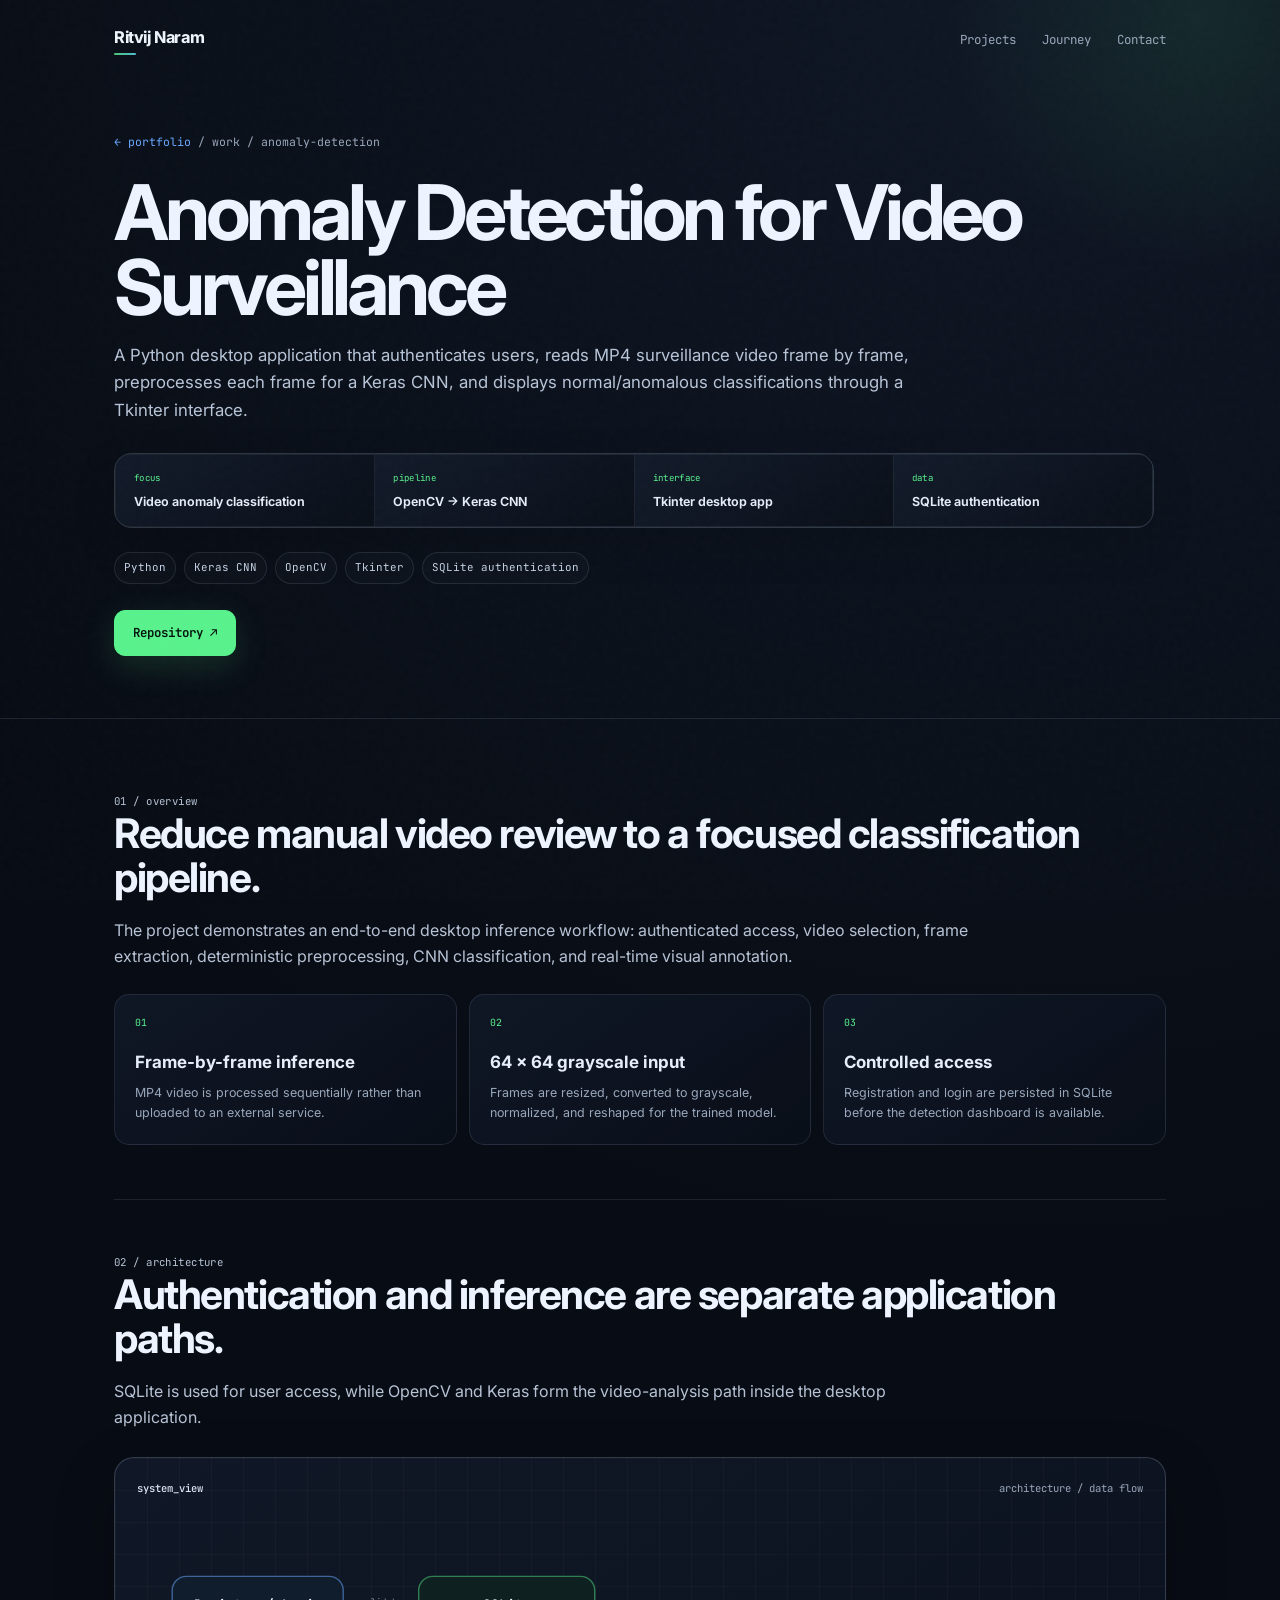
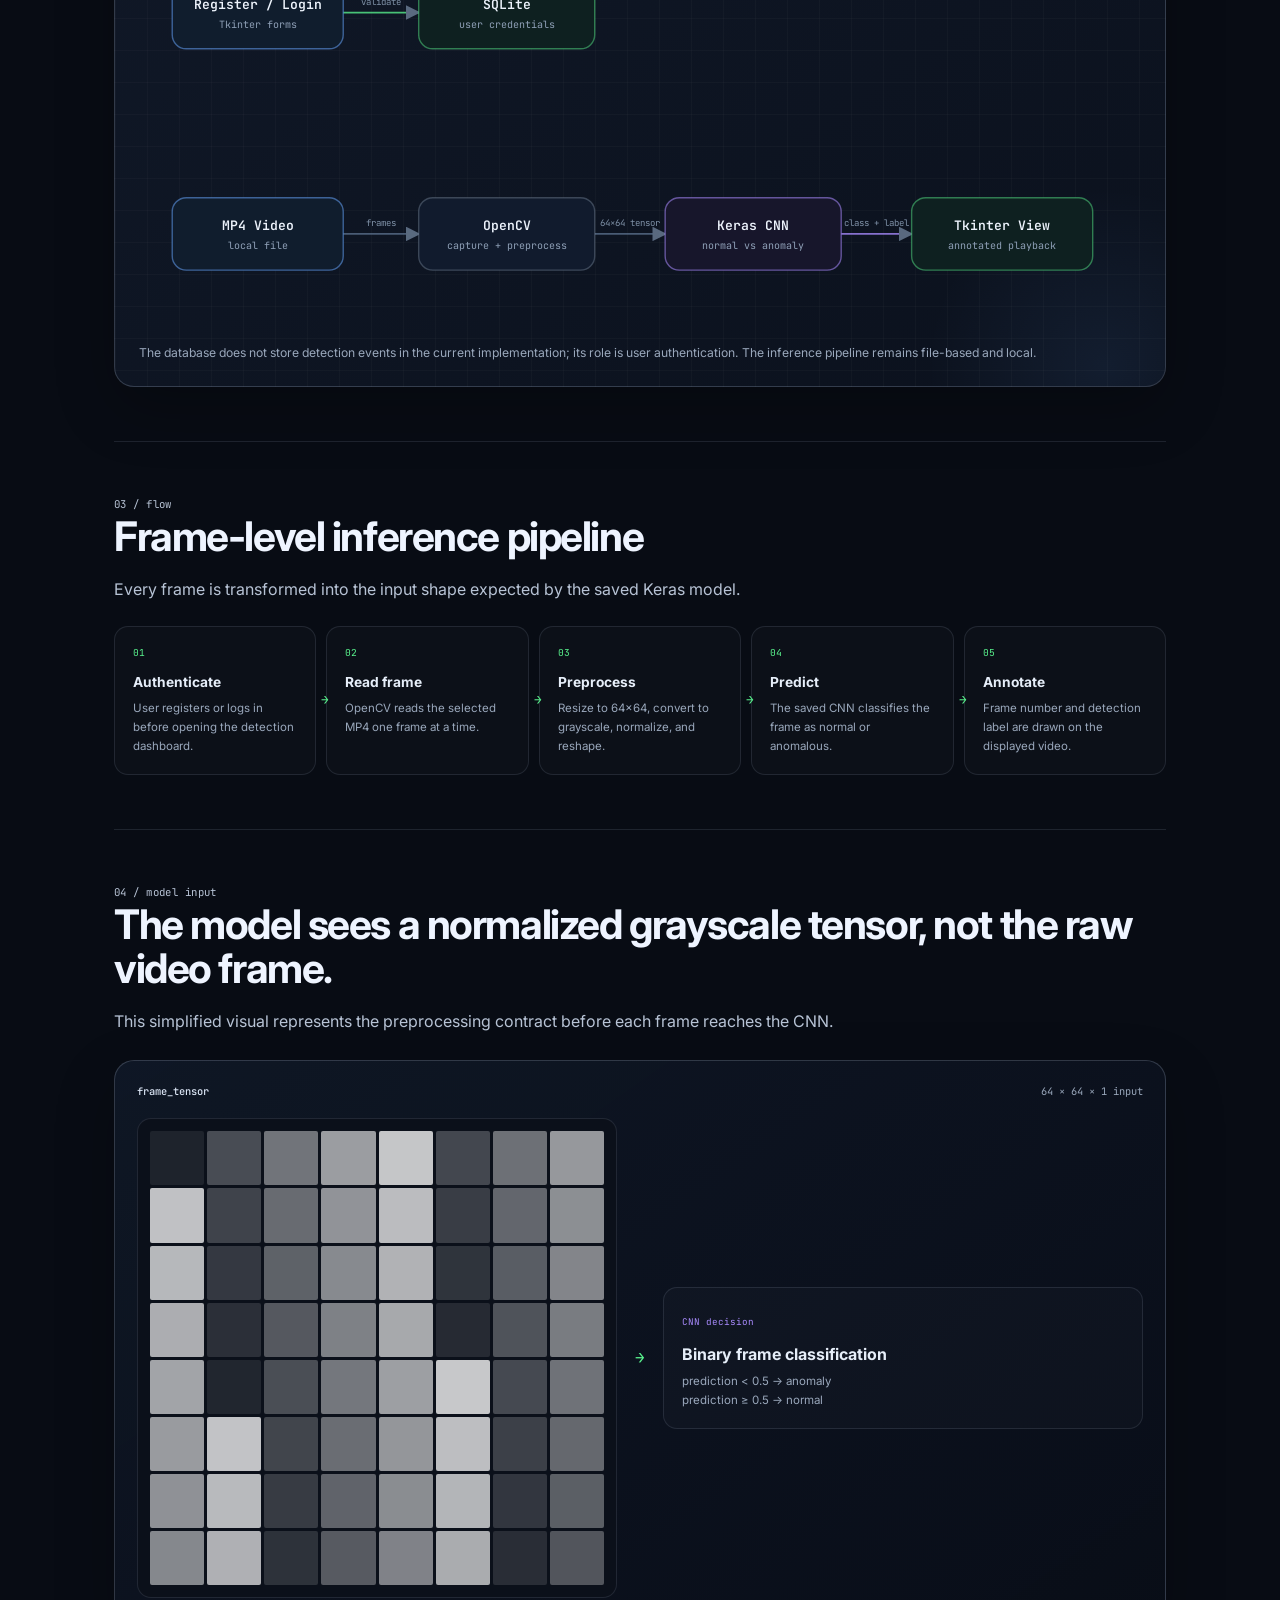
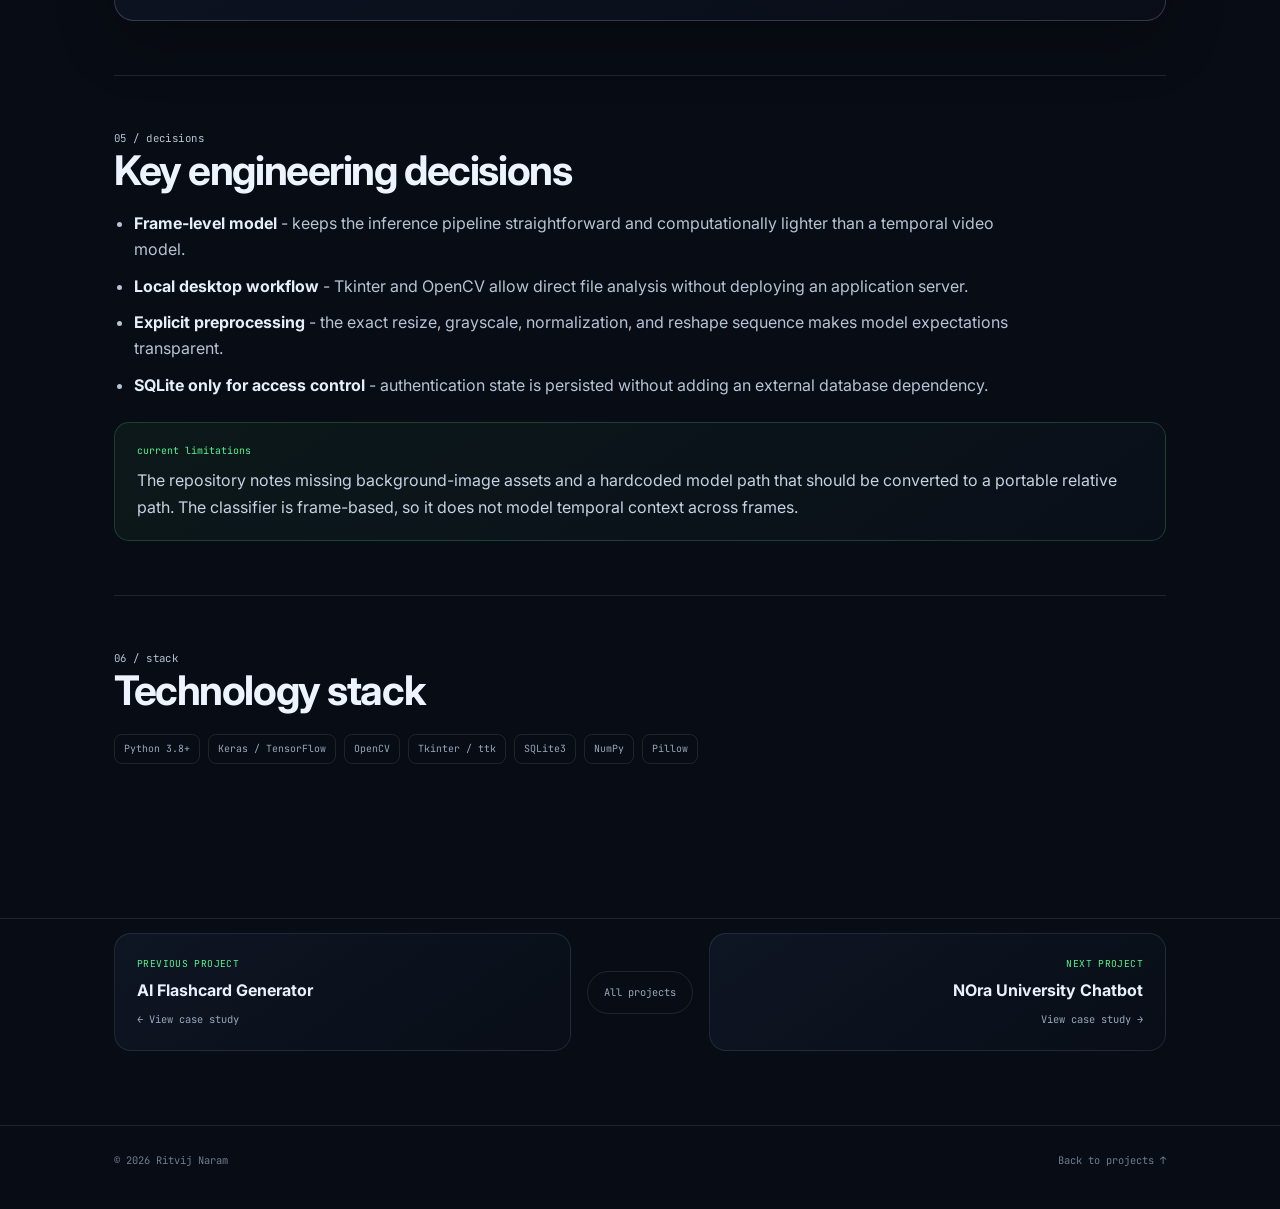
<file: work/anomaly-detection.html>
<!DOCTYPE html>
<html lang="en">
<head>
  <meta charset="UTF-8">
  <meta name="viewport" content="width=device-width, initial-scale=1.0">
  <title>Anomaly Detection for Video Surveillance - Case Study - Ritvij Naram</title>
  <meta name="description" content="Architecture case study for a Python desktop video anomaly detection application using OpenCV, Keras, Tkinter, and SQLite authentication.">
  <meta name="theme-color" content="#080c14">
  <link rel="preconnect" href="https://fonts.googleapis.com">
  <link rel="preconnect" href="https://fonts.gstatic.com" crossorigin>
  <link href="https://fonts.googleapis.com/css2?family=Inter:wght@400;500;600;700;800&family=JetBrains+Mono:wght@400;500;600;700&display=swap" rel="stylesheet">
  <link rel="stylesheet" href="../assets/style.css">
</head>
<body class="case-page">
  <div class="page-noise" aria-hidden="true"></div>
  <nav class="nav scrolled" aria-label="Primary navigation">
    <div class="wrap nav-inner">
      <a class="brand" href="../index.html#top"><span class="brand-name">Ritvij Naram</span></a>
      <button class="nav-toggle" type="button" aria-label="Toggle navigation" aria-expanded="false"><span></span><span></span></button>
      <div class="nav-right">
        <ul class="nav-links">
          <li><a href="../index.html#projects">Projects</a></li>
          <li><a href="../index.html#journey">Journey</a></li>
          <li><a href="../index.html#contact">Contact</a></li>
        </ul>
      </div>
    </div>
    <div class="scroll-progress" aria-hidden="true"><span></span></div>
  </nav>

  <header class="case-hero">
    <div class="wrap">
      <div class="case-back"><a href="../index.html#projects">← portfolio</a> / work / anomaly-detection</div>
      <h1>Anomaly Detection for Video Surveillance</h1>
      <p class="case-lede">A Python desktop application that authenticates users, reads MP4 surveillance video frame by frame, preprocesses each frame for a Keras CNN, and displays normal/anomalous classifications through a Tkinter interface.</p>
      <div class="case-snapshot" aria-label="Project snapshot">
        <div class="case-snapshot-item"><span>focus</span><strong>Video anomaly classification</strong></div>
        <div class="case-snapshot-item"><span>pipeline</span><strong>OpenCV → Keras CNN</strong></div>
        <div class="case-snapshot-item"><span>interface</span><strong>Tkinter desktop app</strong></div>
        <div class="case-snapshot-item"><span>data</span><strong>SQLite authentication</strong></div>
      </div>
      <div class="case-meta"><span>Python</span><span>Keras CNN</span><span>OpenCV</span><span>Tkinter</span><span>SQLite authentication</span></div>
      <div class="case-actions"><a class="btn btn-primary" href="https://github.com/naramritvij/Anomaly-Detection-for-Video-Surveillance" target="_blank" rel="noopener">Repository ↗</a></div>
    </div>
  </header>

  <main class="wrap case-body">
    <div class="case-layout">
      <section class="case-section reveal">
        <p class="case-kicker">01 / overview</p>
        <h2>Reduce manual video review to a focused classification pipeline.</h2>
        <p>The project demonstrates an end-to-end desktop inference workflow: authenticated access, video selection, frame extraction, deterministic preprocessing, CNN classification, and real-time visual annotation.</p>
        <div class="case-summary-grid"><div class="case-summary-card"><span>01</span><strong>Frame-by-frame inference</strong><p>MP4 video is processed sequentially rather than uploaded to an external service.</p></div><div class="case-summary-card"><span>02</span><strong>64 × 64 grayscale input</strong><p>Frames are resized, converted to grayscale, normalized, and reshaped for the trained model.</p></div><div class="case-summary-card"><span>03</span><strong>Controlled access</strong><p>Registration and login are persisted in SQLite before the detection dashboard is available.</p></div></div>
      </section>

      <section class="case-section reveal">
        <p class="case-kicker">02 / architecture</p>
        <h2>Authentication and inference are separate application paths.</h2>
        <p>SQLite is used for user access, while OpenCV and Keras form the video-analysis path inside the desktop application.</p>
        <div class="architecture-card">
<div class="architecture-title"><strong>system_view</strong><span>architecture / data flow</span></div>
<svg class="architecture-svg" viewBox="0 0 1000 420" role="img" aria-label="Project architecture diagram">
  <defs><marker id="arrow" markerWidth="8" markerHeight="8" refX="7" refY="4" orient="auto"><path d="M0,0 L8,4 L0,8 Z" fill="#6f829a"/></marker></defs>
  <path class="edge edge-accent" d="M 205 101 L 280 101"/>
<text class="edge-label" x="242.5" y="93">validate</text>
<path class="edge" d="M 205 321 L 280 321"/>
<text class="edge-label" x="242.5" y="313">frames</text>
<path class="edge" d="M 455 321 L 525 321"/>
<text class="edge-label" x="490" y="313">64×64 tensor</text>
<path class="edge edge-ai" d="M 700 321 L 770 321"/>
<text class="edge-label" x="735" y="313">class + label</text>
  <rect class="node node-user" x="35" y="65" width="170" height="72" rx="14"/>
<text class="label" x="120" y="97">Register / Login</text>
<text class="sub" x="120" y="116">Tkinter forms</text>
<rect class="node node-data" x="280" y="65" width="175" height="72" rx="14"/>
<text class="label" x="367.5" y="97">SQLite</text>
<text class="sub" x="367.5" y="116">user credentials</text>
<rect class="node node-user" x="35" y="285" width="170" height="72" rx="14"/>
<text class="label" x="120" y="317">MP4 Video</text>
<text class="sub" x="120" y="336">local file</text>
<rect class="node" x="280" y="285" width="175" height="72" rx="14"/>
<text class="label" x="367.5" y="317">OpenCV</text>
<text class="sub" x="367.5" y="336">capture + preprocess</text>
<rect class="node node-ai" x="525" y="285" width="175" height="72" rx="14"/>
<text class="label" x="612.5" y="317">Keras CNN</text>
<text class="sub" x="612.5" y="336">normal vs anomaly</text>
<rect class="node node-data" x="770" y="285" width="180" height="72" rx="14"/>
<text class="label" x="860" y="317">Tkinter View</text>
<text class="sub" x="860" y="336">annotated playback</text>
</svg>
<p class="diagram-caption">The database does not store detection events in the current implementation; its role is user authentication. The inference pipeline remains file-based and local.</p>
</div>
      </section>

      <section class="case-section reveal">
        <p class="case-kicker">03 / flow</p>
        <h2>Frame-level inference pipeline</h2>
        <p>Every frame is transformed into the input shape expected by the saved Keras model.</p>
        <div class="flow-track"><div class="flow-step"><span>01</span><strong>Authenticate</strong><p>User registers or logs in before opening the detection dashboard.</p></div><div class="flow-step"><span>02</span><strong>Read frame</strong><p>OpenCV reads the selected MP4 one frame at a time.</p></div><div class="flow-step"><span>03</span><strong>Preprocess</strong><p>Resize to 64×64, convert to grayscale, normalize, and reshape.</p></div><div class="flow-step"><span>04</span><strong>Predict</strong><p>The saved CNN classifies the frame as normal or anomalous.</p></div><div class="flow-step"><span>05</span><strong>Annotate</strong><p>Frame number and detection label are drawn on the displayed video.</p></div></div>
      </section>

      

      <section class="case-section reveal">
        <p class="case-kicker">04 / model input</p>
        <h2>The model sees a normalized grayscale tensor, not the raw video frame.</h2>
        <p>This simplified visual represents the preprocessing contract before each frame reaches the CNN.</p>
        <div class="visual-showcase">
          <div class="visual-showcase-title"><strong>frame_tensor</strong><span>64 × 64 × 1 input</span></div>
          <div class="tensor-visual">
            <div class="pixel-grid">
              <i style="--shade:0.08"></i><i style="--shade:0.25"></i><i style="--shade:0.42"></i><i style="--shade:0.59"></i><i style="--shade:0.76"></i><i style="--shade:0.23"></i><i style="--shade:0.40"></i><i style="--shade:0.57"></i><i style="--shade:0.74"></i><i style="--shade:0.21"></i><i style="--shade:0.38"></i><i style="--shade:0.55"></i><i style="--shade:0.72"></i><i style="--shade:0.19"></i><i style="--shade:0.36"></i><i style="--shade:0.53"></i><i style="--shade:0.70"></i><i style="--shade:0.17"></i><i style="--shade:0.34"></i><i style="--shade:0.51"></i><i style="--shade:0.68"></i><i style="--shade:0.15"></i><i style="--shade:0.32"></i><i style="--shade:0.49"></i><i style="--shade:0.66"></i><i style="--shade:0.13"></i><i style="--shade:0.30"></i><i style="--shade:0.47"></i><i style="--shade:0.64"></i><i style="--shade:0.11"></i><i style="--shade:0.28"></i><i style="--shade:0.45"></i><i style="--shade:0.62"></i><i style="--shade:0.09"></i><i style="--shade:0.26"></i><i style="--shade:0.43"></i><i style="--shade:0.60"></i><i style="--shade:0.77"></i><i style="--shade:0.24"></i><i style="--shade:0.41"></i><i style="--shade:0.58"></i><i style="--shade:0.75"></i><i style="--shade:0.22"></i><i style="--shade:0.39"></i><i style="--shade:0.56"></i><i style="--shade:0.73"></i><i style="--shade:0.20"></i><i style="--shade:0.37"></i><i style="--shade:0.54"></i><i style="--shade:0.71"></i><i style="--shade:0.18"></i><i style="--shade:0.35"></i><i style="--shade:0.52"></i><i style="--shade:0.69"></i><i style="--shade:0.16"></i><i style="--shade:0.33"></i><i style="--shade:0.50"></i><i style="--shade:0.67"></i><i style="--shade:0.14"></i><i style="--shade:0.31"></i><i style="--shade:0.48"></i><i style="--shade:0.65"></i><i style="--shade:0.12"></i><i style="--shade:0.29"></i>
            </div>
            <div class="transform-arrow">→</div>
            <div class="decision-panel"><span>CNN decision</span><strong>Binary frame classification</strong><p>prediction &lt; 0.5 → anomaly<br>prediction ≥ 0.5 → normal</p></div>
          </div>
        </div>
      </section>

      <section class="case-section reveal">
        <p class="case-kicker">05 / decisions</p>
        <h2>Key engineering decisions</h2>
        <ul><li><strong>Frame-level model</strong> - keeps the inference pipeline straightforward and computationally lighter than a temporal video model.</li><li><strong>Local desktop workflow</strong> - Tkinter and OpenCV allow direct file analysis without deploying an application server.</li><li><strong>Explicit preprocessing</strong> - the exact resize, grayscale, normalization, and reshape sequence makes model expectations transparent.</li><li><strong>SQLite only for access control</strong> - authentication state is persisted without adding an external database dependency.</li></ul>
        <div class="case-callout"><span>current limitations</span><p>The repository notes missing background-image assets and a hardcoded model path that should be converted to a portable relative path. The classifier is frame-based, so it does not model temporal context across frames.</p></div>
      </section>

      <section class="case-section reveal">
        <p class="case-kicker">06 / stack</p>
        <h2>Technology stack</h2>
        <div class="case-tech"><span>Python 3.8+</span><span>Keras / TensorFlow</span><span>OpenCV</span><span>Tkinter / ttk</span><span>SQLite3</span><span>NumPy</span><span>Pillow</span></div>
      </section>
    </div>
  </main>

  <div class="case-project-nav-wrap">
    <div class="wrap case-project-nav" aria-label="Project navigation">
      <a class="case-project-link previous" href="flashcard-generator.html">
        <span>Previous project</span>
        <strong>AI Flashcard Generator</strong>
        <small>← View case study</small>
      </a>
      <a class="case-project-all" href="../index.html#projects">All projects</a>
      <a class="case-project-link next" href="nora-chatbot.html">
        <span>Next project</span>
        <strong>NOra University Chatbot</strong>
        <small>View case study →</small>
      </a>
    </div>
  </div>

  <footer>
    <div class="wrap footer-inner"><span>© 2026 Ritvij Naram</span><a href="../index.html#projects">Back to projects ↑</a></div>
  </footer>
  <script src="../assets/script.js"></script>
</body>
</html>
</file>
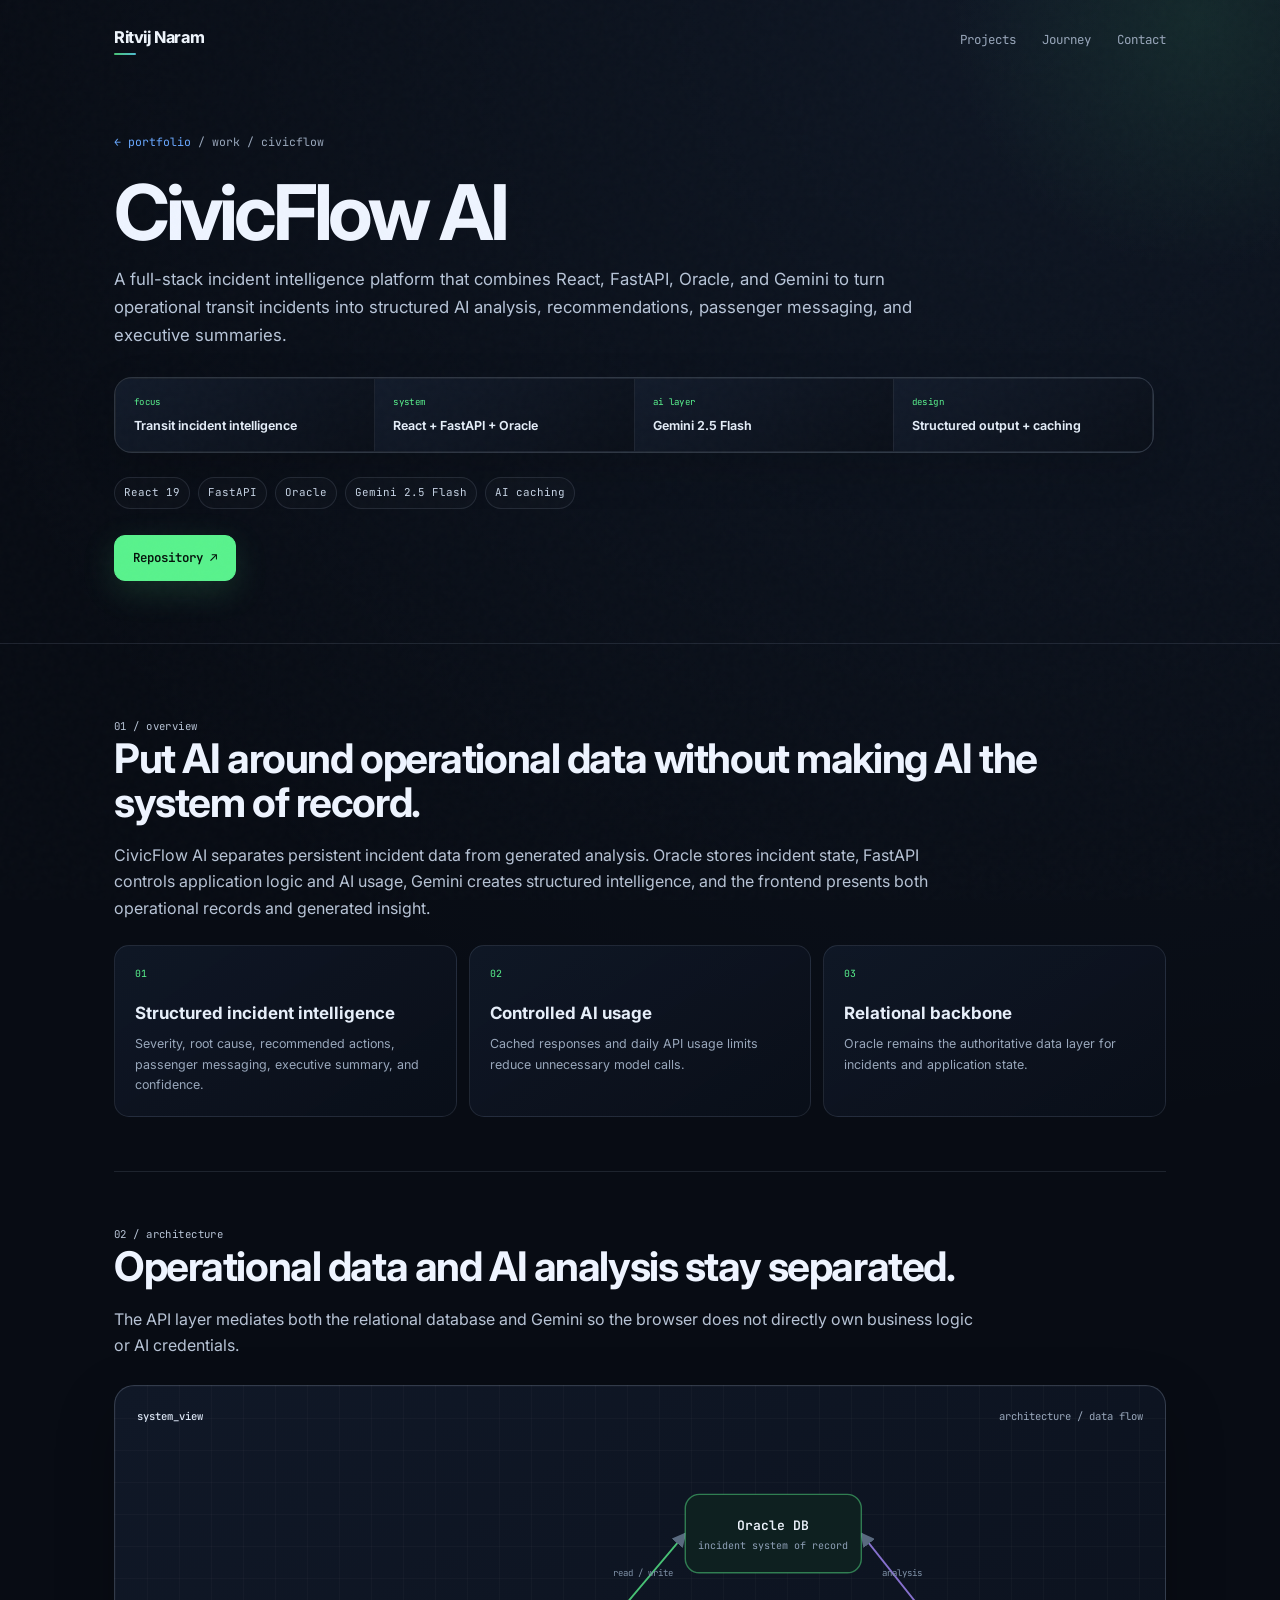
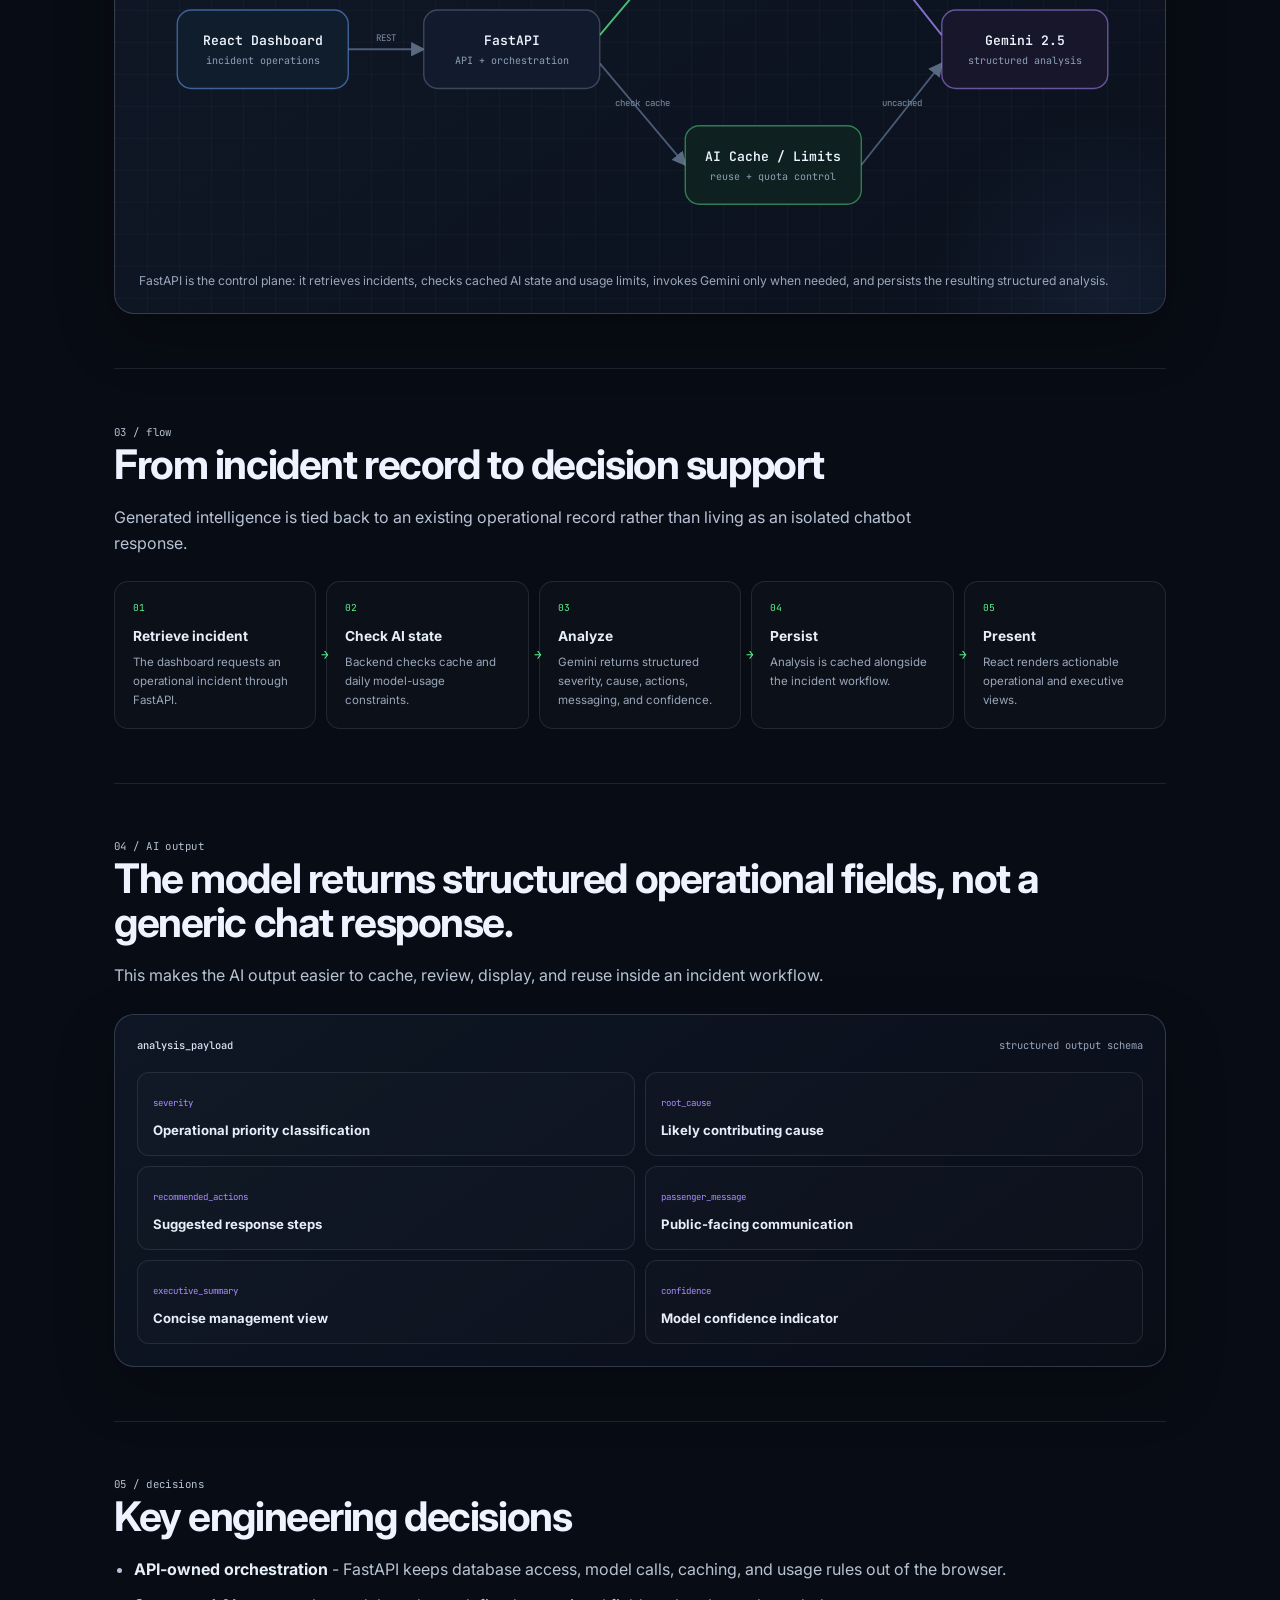
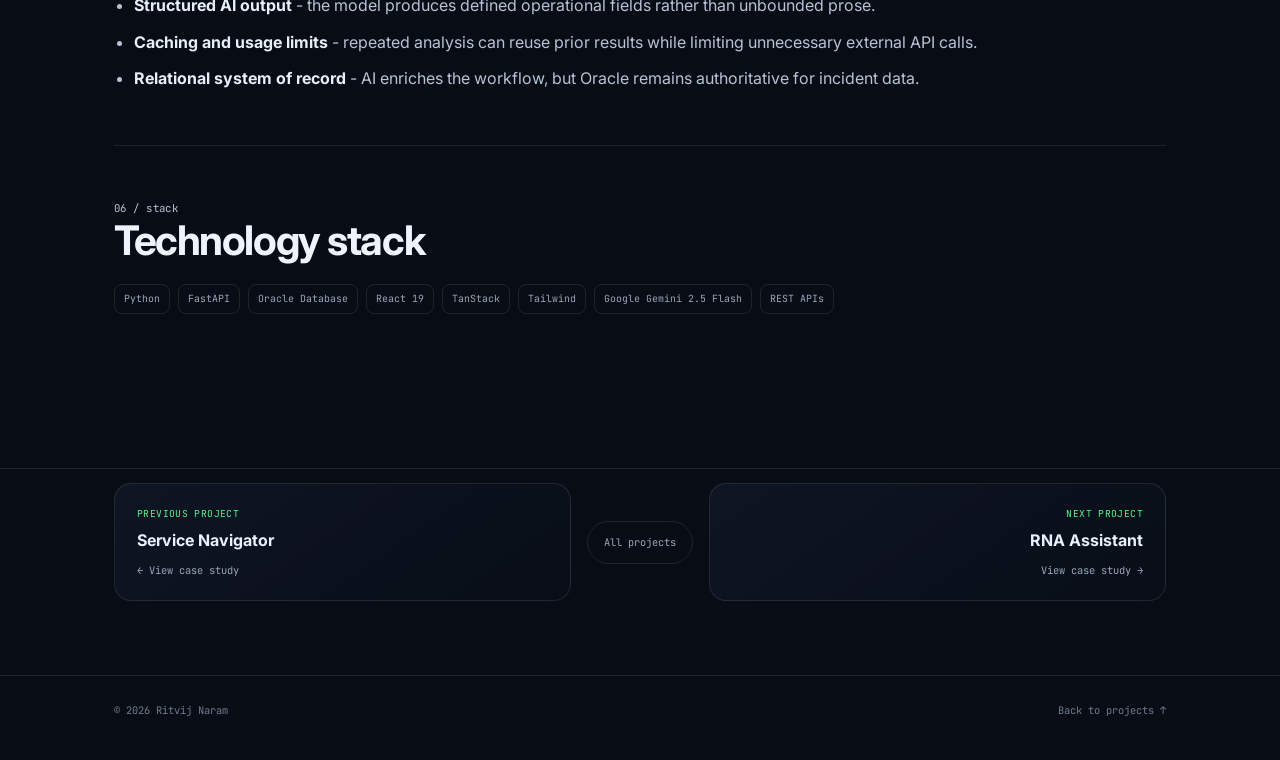
<file: work/civicflow.html>
<!DOCTYPE html>
<html lang="en">
<head>
  <meta charset="UTF-8">
  <meta name="viewport" content="width=device-width, initial-scale=1.0">
  <title>CivicFlow AI - Case Study - Ritvij Naram</title>
  <meta name="description" content="Architecture case study for a full-stack transit incident intelligence platform.">
  <meta name="theme-color" content="#080c14">
  <link rel="preconnect" href="https://fonts.googleapis.com">
  <link rel="preconnect" href="https://fonts.gstatic.com" crossorigin>
  <link href="https://fonts.googleapis.com/css2?family=Inter:wght@400;500;600;700;800&family=JetBrains+Mono:wght@400;500;600;700&display=swap" rel="stylesheet">
  <link rel="stylesheet" href="../assets/style.css">
</head>
<body class="case-page">
  <div class="page-noise" aria-hidden="true"></div>
  <nav class="nav scrolled" aria-label="Primary navigation">
    <div class="wrap nav-inner">
      <a class="brand" href="../index.html#top"><span class="brand-name">Ritvij Naram</span></a>
      <button class="nav-toggle" type="button" aria-label="Toggle navigation" aria-expanded="false"><span></span><span></span></button>
      <div class="nav-right">
        <ul class="nav-links">
          <li><a href="../index.html#projects">Projects</a></li>
          <li><a href="../index.html#journey">Journey</a></li>
          <li><a href="../index.html#contact">Contact</a></li>
        </ul>
      </div>
    </div>
    <div class="scroll-progress" aria-hidden="true"><span></span></div>
  </nav>

  <header class="case-hero">
    <div class="wrap">
      <div class="case-back"><a href="../index.html#projects">← portfolio</a> / work / civicflow</div>
      <h1>CivicFlow AI</h1>
      <p class="case-lede">A full-stack incident intelligence platform that combines React, FastAPI, Oracle, and Gemini to turn operational transit incidents into structured AI analysis, recommendations, passenger messaging, and executive summaries.</p>
      <div class="case-snapshot" aria-label="Project snapshot">
        <div class="case-snapshot-item"><span>focus</span><strong>Transit incident intelligence</strong></div>
        <div class="case-snapshot-item"><span>system</span><strong>React + FastAPI + Oracle</strong></div>
        <div class="case-snapshot-item"><span>AI layer</span><strong>Gemini 2.5 Flash</strong></div>
        <div class="case-snapshot-item"><span>design</span><strong>Structured output + caching</strong></div>
      </div>
      <div class="case-meta"><span>React 19</span><span>FastAPI</span><span>Oracle</span><span>Gemini 2.5 Flash</span><span>AI caching</span></div>
      <div class="case-actions"><a class="btn btn-primary" href="https://github.com/naramritvij/civicflow-ai" target="_blank" rel="noopener">Repository ↗</a></div>
    </div>
  </header>

  <main class="wrap case-body">
    <div class="case-layout">
      <section class="case-section reveal">
        <p class="case-kicker">01 / overview</p>
        <h2>Put AI around operational data without making AI the system of record.</h2>
        <p>CivicFlow AI separates persistent incident data from generated analysis. Oracle stores incident state, FastAPI controls application logic and AI usage, Gemini creates structured intelligence, and the frontend presents both operational records and generated insight.</p>
        <div class="case-summary-grid"><div class="case-summary-card"><span>01</span><strong>Structured incident intelligence</strong><p>Severity, root cause, recommended actions, passenger messaging, executive summary, and confidence.</p></div><div class="case-summary-card"><span>02</span><strong>Controlled AI usage</strong><p>Cached responses and daily API usage limits reduce unnecessary model calls.</p></div><div class="case-summary-card"><span>03</span><strong>Relational backbone</strong><p>Oracle remains the authoritative data layer for incidents and application state.</p></div></div>
      </section>

      <section class="case-section reveal">
        <p class="case-kicker">02 / architecture</p>
        <h2>Operational data and AI analysis stay separated.</h2>
        <p>The API layer mediates both the relational database and Gemini so the browser does not directly own business logic or AI credentials.</p>
        <div class="architecture-card">
<div class="architecture-title"><strong>system_view</strong><span>architecture / data flow</span></div>
<svg class="architecture-svg" viewBox="0 0 1000 420" role="img" aria-label="Project architecture diagram">
  <defs><marker id="arrow" markerWidth="8" markerHeight="8" refX="7" refY="4" orient="auto"><path d="M0,0 L8,4 L0,8 Z" fill="#6f829a"/></marker></defs>
  <path class="edge" d="M 210 209 L 285 209"/>
<text class="edge-label" x="247.5" y="201">REST</text>
<path class="edge edge-accent" d="M 460 195 L 545 94"/>
<text class="edge-label" x="502.5" y="136.5">read / write</text>
<path class="edge" d="M 460 223 L 545 324"/>
<text class="edge-label" x="502.5" y="265.5">check cache</text>
<path class="edge" d="M 720 324 L 800 223"/>
<text class="edge-label" x="760" y="265.5">uncached</text>
<path class="edge edge-ai" d="M 800 195 L 720 94"/>
<text class="edge-label" x="760" y="136.5">analysis</text>
  <rect class="node node-user" x="40" y="170" width="170" height="78" rx="14"/>
<text class="label" x="125" y="205">React Dashboard</text>
<text class="sub" x="125" y="224">incident operations</text>
<rect class="node" x="285" y="170" width="175" height="78" rx="14"/>
<text class="label" x="372.5" y="205">FastAPI</text>
<text class="sub" x="372.5" y="224">API + orchestration</text>
<rect class="node node-data" x="545" y="55" width="175" height="78" rx="14"/>
<text class="label" x="632.5" y="90">Oracle DB</text>
<text class="sub" x="632.5" y="109">incident system of record</text>
<rect class="node node-data" x="545" y="285" width="175" height="78" rx="14"/>
<text class="label" x="632.5" y="320">AI Cache / Limits</text>
<text class="sub" x="632.5" y="339">reuse + quota control</text>
<rect class="node node-ai" x="800" y="170" width="165" height="78" rx="14"/>
<text class="label" x="882.5" y="205">Gemini 2.5</text>
<text class="sub" x="882.5" y="224">structured analysis</text>
</svg>
<p class="diagram-caption">FastAPI is the control plane: it retrieves incidents, checks cached AI state and usage limits, invokes Gemini only when needed, and persists the resulting structured analysis.</p>
</div>
      </section>

      <section class="case-section reveal">
        <p class="case-kicker">03 / flow</p>
        <h2>From incident record to decision support</h2>
        <p>Generated intelligence is tied back to an existing operational record rather than living as an isolated chatbot response.</p>
        <div class="flow-track"><div class="flow-step"><span>01</span><strong>Retrieve incident</strong><p>The dashboard requests an operational incident through FastAPI.</p></div><div class="flow-step"><span>02</span><strong>Check AI state</strong><p>Backend checks cache and daily model-usage constraints.</p></div><div class="flow-step"><span>03</span><strong>Analyze</strong><p>Gemini returns structured severity, cause, actions, messaging, and confidence.</p></div><div class="flow-step"><span>04</span><strong>Persist</strong><p>Analysis is cached alongside the incident workflow.</p></div><div class="flow-step"><span>05</span><strong>Present</strong><p>React renders actionable operational and executive views.</p></div></div>
      </section>

      

      <section class="case-section reveal">
        <p class="case-kicker">04 / AI output</p>
        <h2>The model returns structured operational fields, not a generic chat response.</h2>
        <p>This makes the AI output easier to cache, review, display, and reuse inside an incident workflow.</p>
        <div class="visual-showcase">
          <div class="visual-showcase-title"><strong>analysis_payload</strong><span>structured output schema</span></div>
          <div class="schema-grid">
            <div class="schema-field"><span>severity</span><strong>Operational priority classification</strong></div>
            <div class="schema-field"><span>root_cause</span><strong>Likely contributing cause</strong></div>
            <div class="schema-field"><span>recommended_actions</span><strong>Suggested response steps</strong></div>
            <div class="schema-field"><span>passenger_message</span><strong>Public-facing communication</strong></div>
            <div class="schema-field"><span>executive_summary</span><strong>Concise management view</strong></div>
            <div class="schema-field"><span>confidence</span><strong>Model confidence indicator</strong></div>
          </div>
        </div>
      </section>

      <section class="case-section reveal">
        <p class="case-kicker">05 / decisions</p>
        <h2>Key engineering decisions</h2>
        <ul><li><strong>API-owned orchestration</strong> - FastAPI keeps database access, model calls, caching, and usage rules out of the browser.</li><li><strong>Structured AI output</strong> - the model produces defined operational fields rather than unbounded prose.</li><li><strong>Caching and usage limits</strong> - repeated analysis can reuse prior results while limiting unnecessary external API calls.</li><li><strong>Relational system of record</strong> - AI enriches the workflow, but Oracle remains authoritative for incident data.</li></ul>
        
      </section>

      <section class="case-section reveal">
        <p class="case-kicker">06 / stack</p>
        <h2>Technology stack</h2>
        <div class="case-tech"><span>Python</span><span>FastAPI</span><span>Oracle Database</span><span>React 19</span><span>TanStack</span><span>Tailwind</span><span>Google Gemini 2.5 Flash</span><span>REST APIs</span></div>
      </section>
    </div>
  </main>

  <div class="case-project-nav-wrap">
    <div class="wrap case-project-nav" aria-label="Project navigation">
      <a class="case-project-link previous" href="service-navigator.html">
        <span>Previous project</span>
        <strong>Service Navigator</strong>
        <small>← View case study</small>
      </a>
      <a class="case-project-all" href="../index.html#projects">All projects</a>
      <a class="case-project-link next" href="rna-assistant.html">
        <span>Next project</span>
        <strong>RNA Assistant</strong>
        <small>View case study →</small>
      </a>
    </div>
  </div>

  <footer>
    <div class="wrap footer-inner"><span>© 2026 Ritvij Naram</span><a href="../index.html#projects">Back to projects ↑</a></div>
  </footer>
  <script src="../assets/script.js"></script>
</body>
</html>
</file>
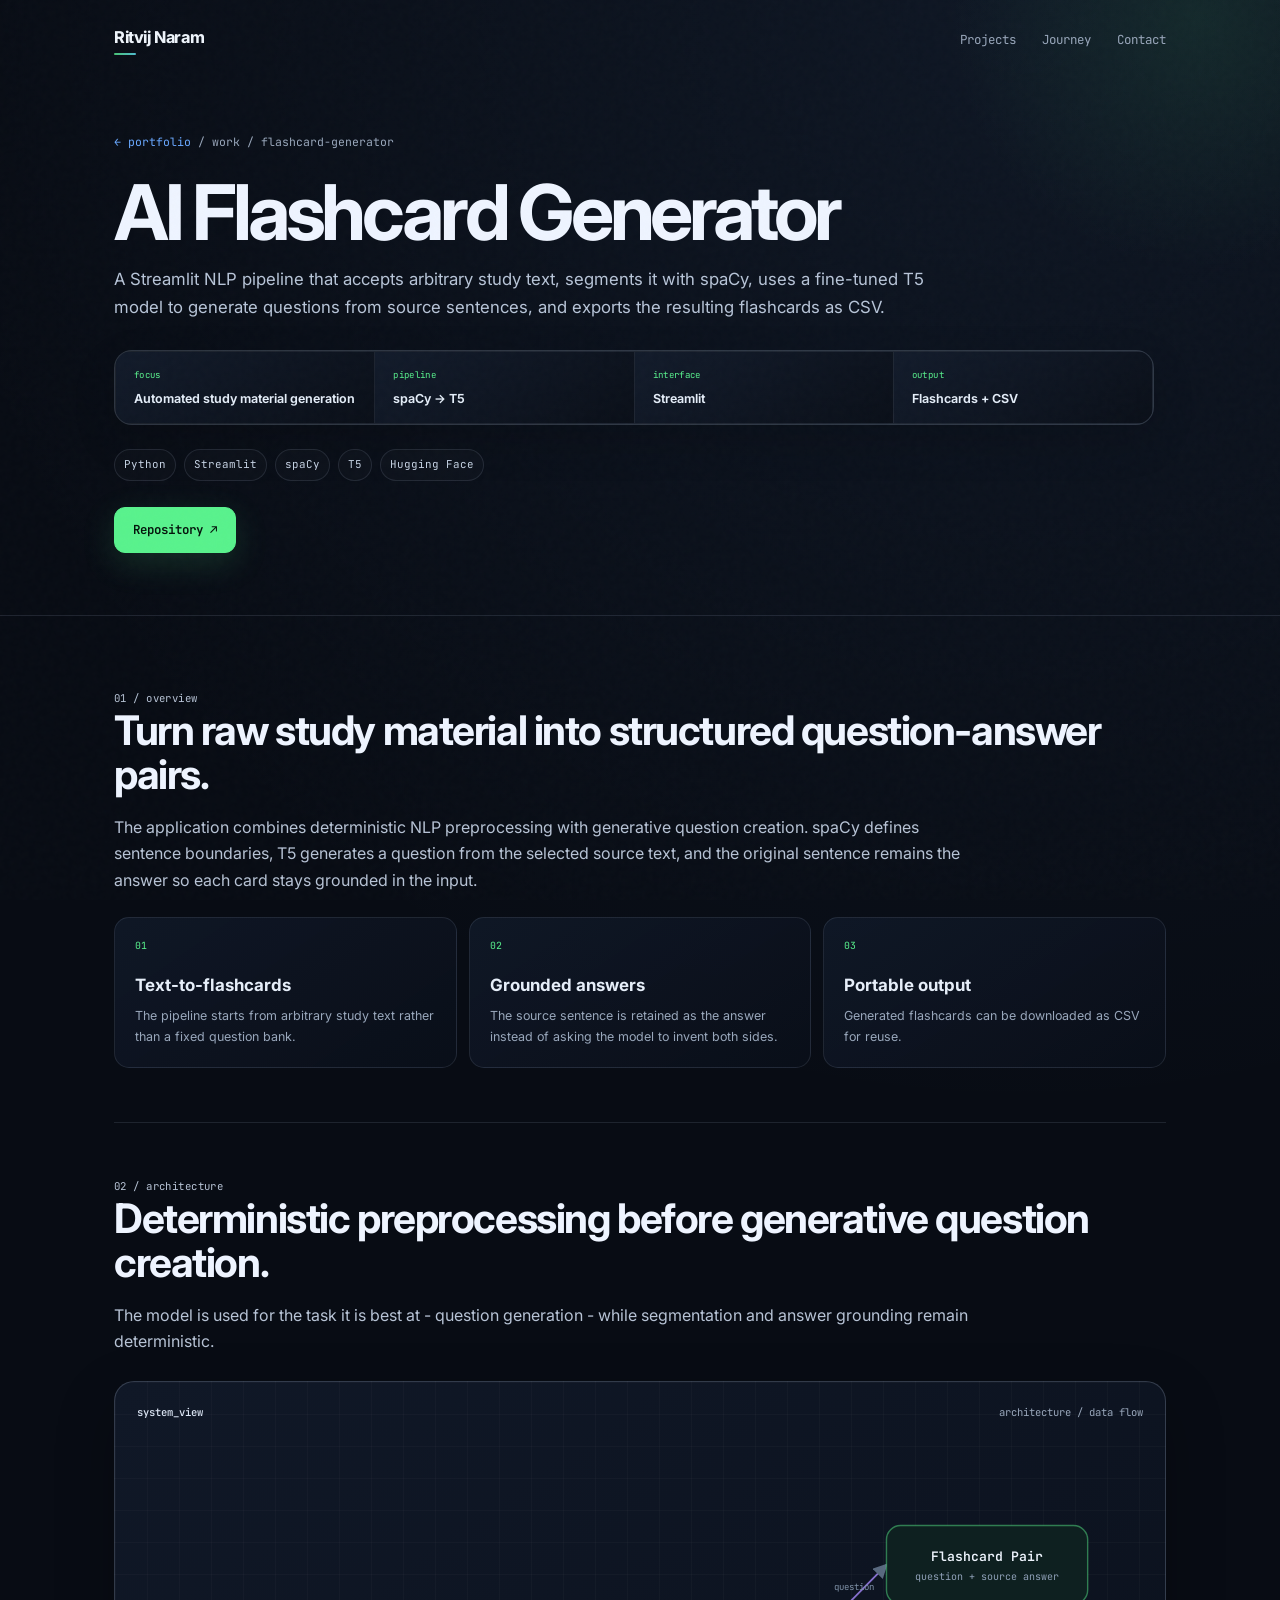
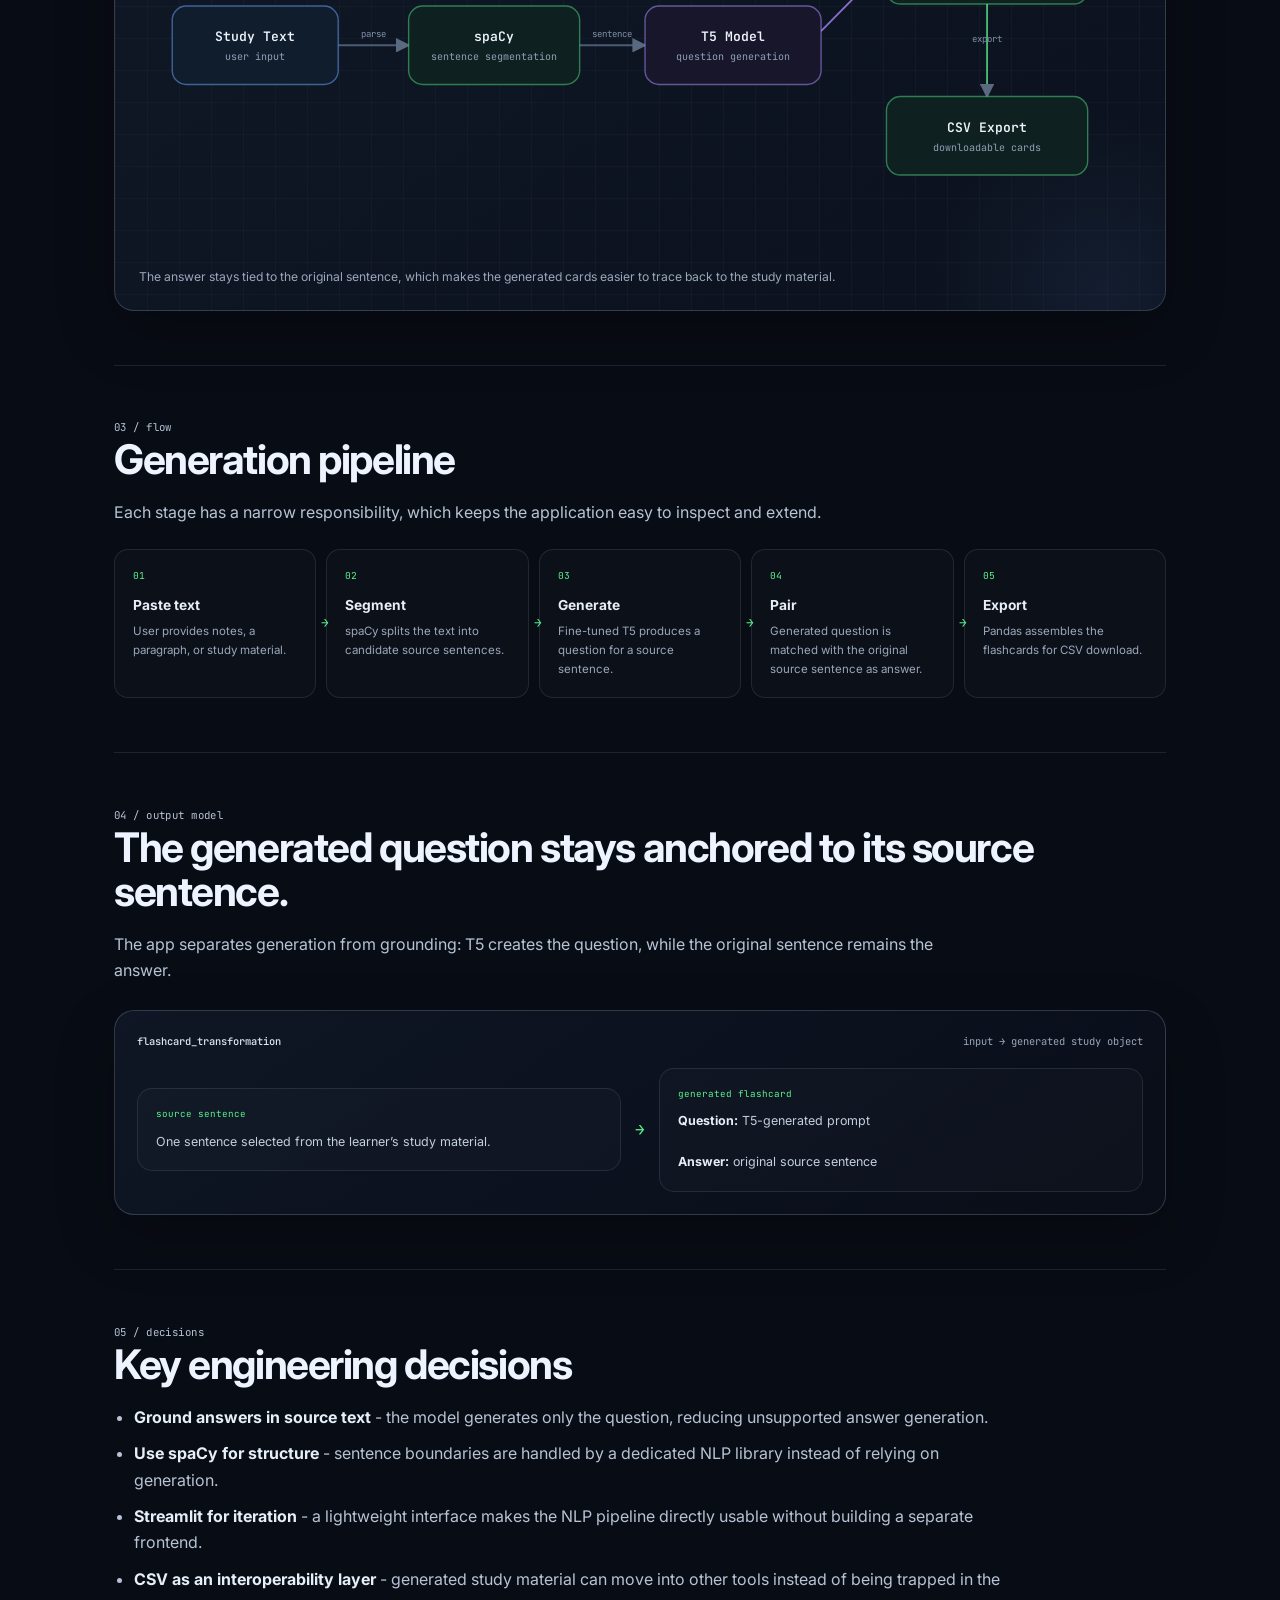
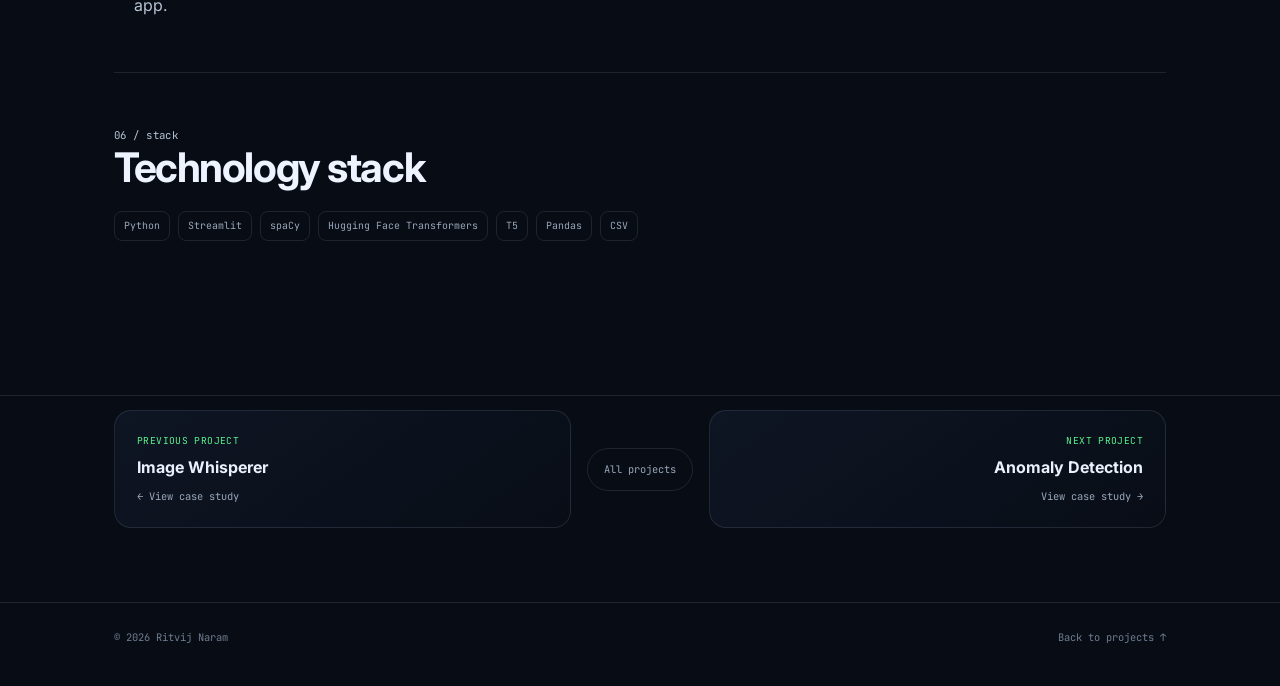
<file: work/flashcard-generator.html>
<!DOCTYPE html>
<html lang="en">
<head>
  <meta charset="UTF-8">
  <meta name="viewport" content="width=device-width, initial-scale=1.0">
  <title>AI Flashcard Generator - Case Study - Ritvij Naram</title>
  <meta name="description" content="Architecture case study for a Streamlit NLP application that generates study flashcards using spaCy and a fine-tuned T5 model.">
  <meta name="theme-color" content="#080c14">
  <link rel="preconnect" href="https://fonts.googleapis.com">
  <link rel="preconnect" href="https://fonts.gstatic.com" crossorigin>
  <link href="https://fonts.googleapis.com/css2?family=Inter:wght@400;500;600;700;800&family=JetBrains+Mono:wght@400;500;600;700&display=swap" rel="stylesheet">
  <link rel="stylesheet" href="../assets/style.css">
</head>
<body class="case-page">
  <div class="page-noise" aria-hidden="true"></div>
  <nav class="nav scrolled" aria-label="Primary navigation">
    <div class="wrap nav-inner">
      <a class="brand" href="../index.html#top"><span class="brand-name">Ritvij Naram</span></a>
      <button class="nav-toggle" type="button" aria-label="Toggle navigation" aria-expanded="false"><span></span><span></span></button>
      <div class="nav-right">
        <ul class="nav-links">
          <li><a href="../index.html#projects">Projects</a></li>
          <li><a href="../index.html#journey">Journey</a></li>
          <li><a href="../index.html#contact">Contact</a></li>
        </ul>
      </div>
    </div>
    <div class="scroll-progress" aria-hidden="true"><span></span></div>
  </nav>

  <header class="case-hero">
    <div class="wrap">
      <div class="case-back"><a href="../index.html#projects">← portfolio</a> / work / flashcard-generator</div>
      <h1>AI Flashcard Generator</h1>
      <p class="case-lede">A Streamlit NLP pipeline that accepts arbitrary study text, segments it with spaCy, uses a fine-tuned T5 model to generate questions from source sentences, and exports the resulting flashcards as CSV.</p>
      <div class="case-snapshot" aria-label="Project snapshot">
        <div class="case-snapshot-item"><span>focus</span><strong>Automated study material generation</strong></div>
        <div class="case-snapshot-item"><span>pipeline</span><strong>spaCy → T5</strong></div>
        <div class="case-snapshot-item"><span>interface</span><strong>Streamlit</strong></div>
        <div class="case-snapshot-item"><span>output</span><strong>Flashcards + CSV</strong></div>
      </div>
      <div class="case-meta"><span>Python</span><span>Streamlit</span><span>spaCy</span><span>T5</span><span>Hugging Face</span></div>
      <div class="case-actions"><a class="btn btn-primary" href="https://github.com/naramritvij/flashcard-generator-llm" target="_blank" rel="noopener">Repository ↗</a></div>
    </div>
  </header>

  <main class="wrap case-body">
    <div class="case-layout">
      <section class="case-section reveal">
        <p class="case-kicker">01 / overview</p>
        <h2>Turn raw study material into structured question-answer pairs.</h2>
        <p>The application combines deterministic NLP preprocessing with generative question creation. spaCy defines sentence boundaries, T5 generates a question from the selected source text, and the original sentence remains the answer so each card stays grounded in the input.</p>
        <div class="case-summary-grid"><div class="case-summary-card"><span>01</span><strong>Text-to-flashcards</strong><p>The pipeline starts from arbitrary study text rather than a fixed question bank.</p></div><div class="case-summary-card"><span>02</span><strong>Grounded answers</strong><p>The source sentence is retained as the answer instead of asking the model to invent both sides.</p></div><div class="case-summary-card"><span>03</span><strong>Portable output</strong><p>Generated flashcards can be downloaded as CSV for reuse.</p></div></div>
      </section>

      <section class="case-section reveal">
        <p class="case-kicker">02 / architecture</p>
        <h2>Deterministic preprocessing before generative question creation.</h2>
        <p>The model is used for the task it is best at - question generation - while segmentation and answer grounding remain deterministic.</p>
        <div class="architecture-card">
<div class="architecture-title"><strong>system_view</strong><span>architecture / data flow</span></div>
<svg class="architecture-svg" viewBox="0 0 1000 420" role="img" aria-label="Project architecture diagram">
  <defs><marker id="arrow" markerWidth="8" markerHeight="8" refX="7" refY="4" orient="auto"><path d="M0,0 L8,4 L0,8 Z" fill="#6f829a"/></marker></defs>
  <path class="edge" d="M 200 209 L 270 209"/>
<text class="edge-label" x="235" y="201">parse</text>
<path class="edge" d="M 440 209 L 505 209"/>
<text class="edge-label" x="472.5" y="201">sentence</text>
<path class="edge edge-ai" d="M 680 195 L 745 129"/>
<text class="edge-label" x="712.5" y="154">question</text>
<path class="edge edge-accent" d="M 845 168 L 845 260"/>
<text class="edge-label" x="845" y="206">export</text>
  <rect class="node node-user" x="35" y="170" width="165" height="78" rx="14"/>
<text class="label" x="117.5" y="205">Study Text</text>
<text class="sub" x="117.5" y="224">user input</text>
<rect class="node node-data" x="270" y="170" width="170" height="78" rx="14"/>
<text class="label" x="355" y="205">spaCy</text>
<text class="sub" x="355" y="224">sentence segmentation</text>
<rect class="node node-ai" x="505" y="170" width="175" height="78" rx="14"/>
<text class="label" x="592.5" y="205">T5 Model</text>
<text class="sub" x="592.5" y="224">question generation</text>
<rect class="node node-data" x="745" y="90" width="200" height="78" rx="14"/>
<text class="label" x="845" y="125">Flashcard Pair</text>
<text class="sub" x="845" y="144">question + source answer</text>
<rect class="node node-data" x="745" y="260" width="200" height="78" rx="14"/>
<text class="label" x="845" y="295">CSV Export</text>
<text class="sub" x="845" y="314">downloadable cards</text>
</svg>
<p class="diagram-caption">The answer stays tied to the original sentence, which makes the generated cards easier to trace back to the study material.</p>
</div>
      </section>

      <section class="case-section reveal">
        <p class="case-kicker">03 / flow</p>
        <h2>Generation pipeline</h2>
        <p>Each stage has a narrow responsibility, which keeps the application easy to inspect and extend.</p>
        <div class="flow-track"><div class="flow-step"><span>01</span><strong>Paste text</strong><p>User provides notes, a paragraph, or study material.</p></div><div class="flow-step"><span>02</span><strong>Segment</strong><p>spaCy splits the text into candidate source sentences.</p></div><div class="flow-step"><span>03</span><strong>Generate</strong><p>Fine-tuned T5 produces a question for a source sentence.</p></div><div class="flow-step"><span>04</span><strong>Pair</strong><p>Generated question is matched with the original source sentence as answer.</p></div><div class="flow-step"><span>05</span><strong>Export</strong><p>Pandas assembles the flashcards for CSV download.</p></div></div>
      </section>

      

      <section class="case-section reveal">
        <p class="case-kicker">04 / output model</p>
        <h2>The generated question stays anchored to its source sentence.</h2>
        <p>The app separates generation from grounding: T5 creates the question, while the original sentence remains the answer.</p>
        <div class="visual-showcase">
          <div class="visual-showcase-title"><strong>flashcard_transformation</strong><span>input → generated study object</span></div>
          <div class="flashcard-transform">
            <div class="source-card"><span>source sentence</span><p>One sentence selected from the learner’s study material.</p></div>
            <div class="transform-arrow">→</div>
            <div class="flash-card"><span>generated flashcard</span><p><strong>Question:</strong> T5-generated prompt<br><br><strong>Answer:</strong> original source sentence</p></div>
          </div>
        </div>
      </section>

      <section class="case-section reveal">
        <p class="case-kicker">05 / decisions</p>
        <h2>Key engineering decisions</h2>
        <ul><li><strong>Ground answers in source text</strong> - the model generates only the question, reducing unsupported answer generation.</li><li><strong>Use spaCy for structure</strong> - sentence boundaries are handled by a dedicated NLP library instead of relying on generation.</li><li><strong>Streamlit for iteration</strong> - a lightweight interface makes the NLP pipeline directly usable without building a separate frontend.</li><li><strong>CSV as an interoperability layer</strong> - generated study material can move into other tools instead of being trapped in the app.</li></ul>
        
      </section>

      <section class="case-section reveal">
        <p class="case-kicker">06 / stack</p>
        <h2>Technology stack</h2>
        <div class="case-tech"><span>Python</span><span>Streamlit</span><span>spaCy</span><span>Hugging Face Transformers</span><span>T5</span><span>Pandas</span><span>CSV</span></div>
      </section>
    </div>
  </main>

  <div class="case-project-nav-wrap">
    <div class="wrap case-project-nav" aria-label="Project navigation">
      <a class="case-project-link previous" href="image-whisperer.html">
        <span>Previous project</span>
        <strong>Image Whisperer</strong>
        <small>← View case study</small>
      </a>
      <a class="case-project-all" href="../index.html#projects">All projects</a>
      <a class="case-project-link next" href="anomaly-detection.html">
        <span>Next project</span>
        <strong>Anomaly Detection</strong>
        <small>View case study →</small>
      </a>
    </div>
  </div>

  <footer>
    <div class="wrap footer-inner"><span>© 2026 Ritvij Naram</span><a href="../index.html#projects">Back to projects ↑</a></div>
  </footer>
  <script src="../assets/script.js"></script>
</body>
</html>
</file>
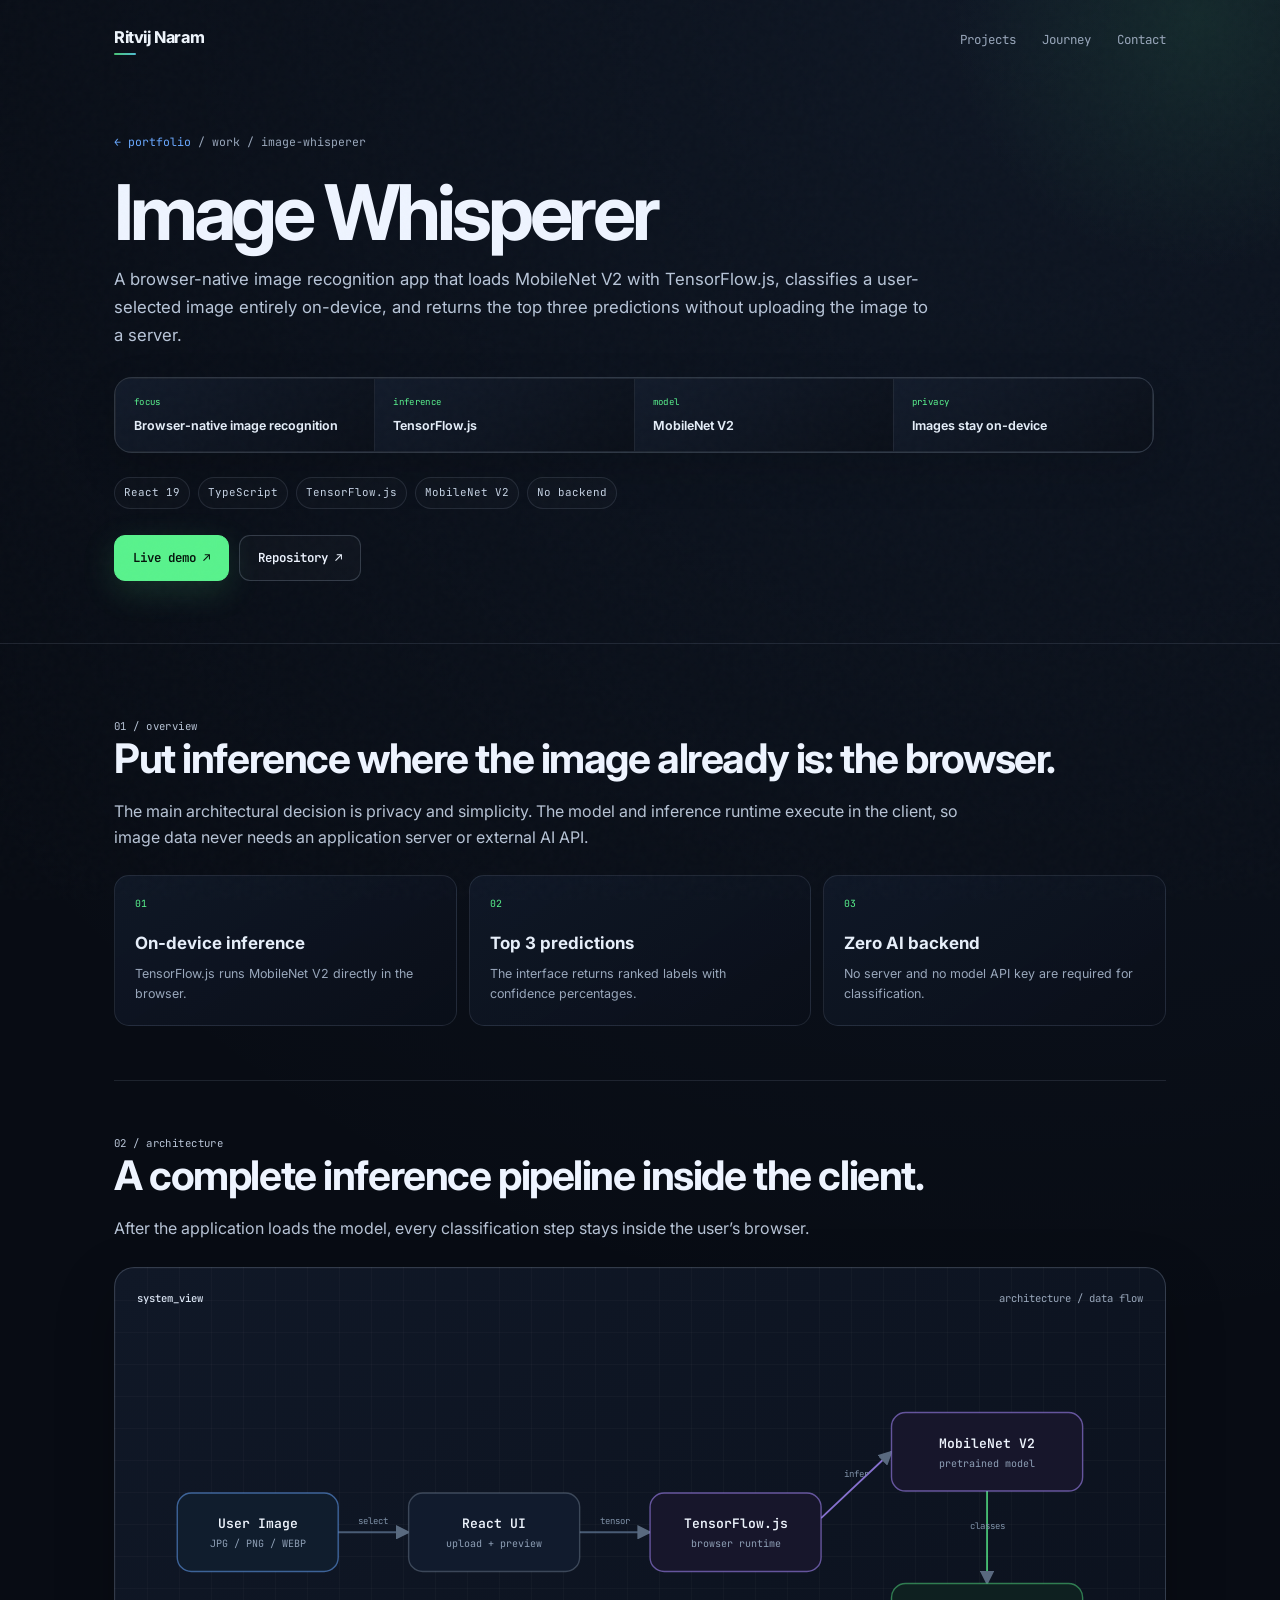
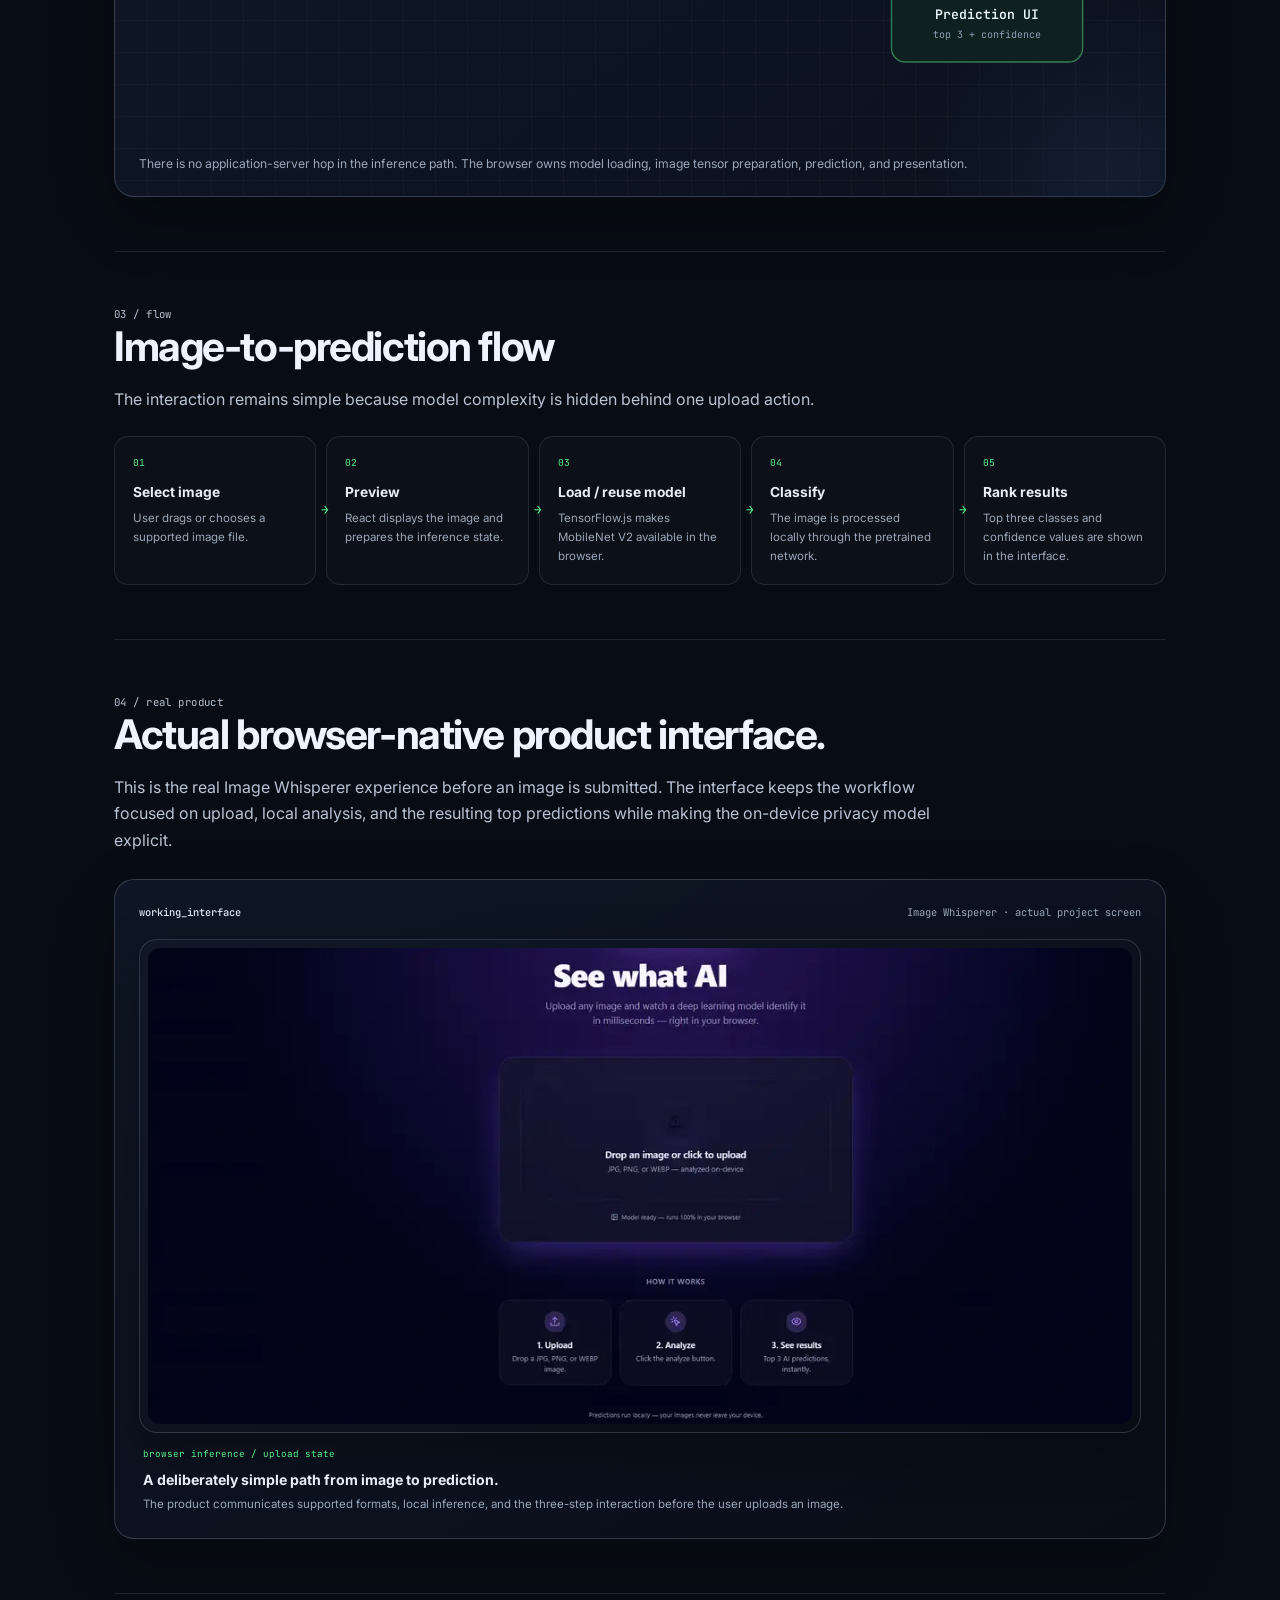
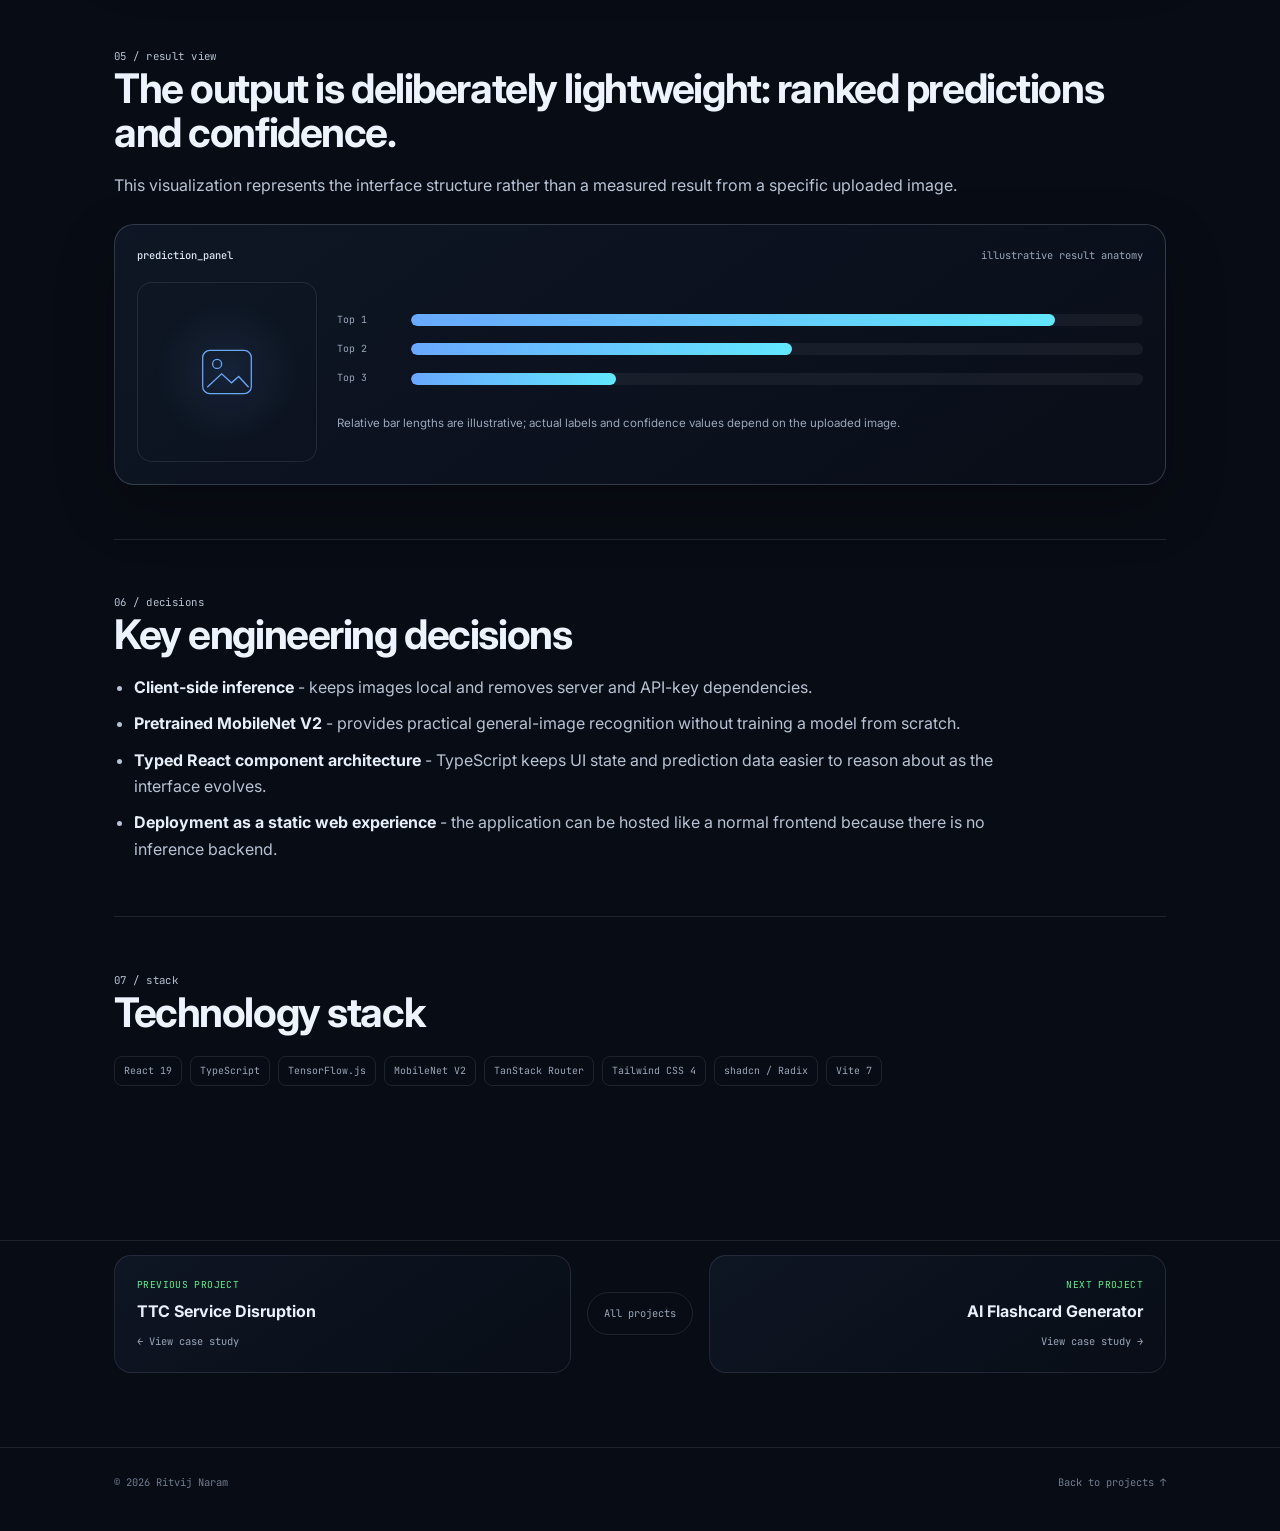
<file: work/image-whisperer.html>
<!DOCTYPE html>
<html lang="en">
<head>
  <meta charset="UTF-8">
  <meta name="viewport" content="width=device-width, initial-scale=1.0">
  <title>Image Whisperer - Case Study - Ritvij Naram</title>
  <meta name="description" content="Architecture case study for a browser-native TensorFlow.js image recognition application.">
  <meta name="theme-color" content="#080c14">
  <link rel="preconnect" href="https://fonts.googleapis.com">
  <link rel="preconnect" href="https://fonts.gstatic.com" crossorigin>
  <link href="https://fonts.googleapis.com/css2?family=Inter:wght@400;500;600;700;800&family=JetBrains+Mono:wght@400;500;600;700&display=swap" rel="stylesheet">
  <link rel="stylesheet" href="../assets/style.css">
</head>
<body class="case-page">
  <div class="page-noise" aria-hidden="true"></div>
  <nav class="nav scrolled" aria-label="Primary navigation">
    <div class="wrap nav-inner">
      <a class="brand" href="../index.html#top"><span class="brand-name">Ritvij Naram</span></a>
      <button class="nav-toggle" type="button" aria-label="Toggle navigation" aria-expanded="false"><span></span><span></span></button>
      <div class="nav-right">
        <ul class="nav-links">
          <li><a href="../index.html#projects">Projects</a></li>
          <li><a href="../index.html#journey">Journey</a></li>
          <li><a href="../index.html#contact">Contact</a></li>
        </ul>
      </div>
    </div>
    <div class="scroll-progress" aria-hidden="true"><span></span></div>
  </nav>

  <header class="case-hero">
    <div class="wrap">
      <div class="case-back"><a href="../index.html#projects">← portfolio</a> / work / image-whisperer</div>
      <h1>Image Whisperer</h1>
      <p class="case-lede">A browser-native image recognition app that loads MobileNet V2 with TensorFlow.js, classifies a user-selected image entirely on-device, and returns the top three predictions without uploading the image to a server.</p>
      <div class="case-snapshot" aria-label="Project snapshot">
        <div class="case-snapshot-item"><span>focus</span><strong>Browser-native image recognition</strong></div>
        <div class="case-snapshot-item"><span>inference</span><strong>TensorFlow.js</strong></div>
        <div class="case-snapshot-item"><span>model</span><strong>MobileNet V2</strong></div>
        <div class="case-snapshot-item"><span>privacy</span><strong>Images stay on-device</strong></div>
      </div>
      <div class="case-meta"><span>React 19</span><span>TypeScript</span><span>TensorFlow.js</span><span>MobileNet V2</span><span>No backend</span></div>
      <div class="case-actions"><a class="btn btn-primary" href="https://image-whisperer-64.lovable.app" target="_blank" rel="noopener">Live demo ↗</a><a class="btn" href="https://github.com/naramritvij/image-whisperer-64" target="_blank" rel="noopener">Repository ↗</a></div>
    </div>
  </header>

  <main class="wrap case-body">
    <div class="case-layout">
      <section class="case-section reveal">
        <p class="case-kicker">01 / overview</p>
        <h2>Put inference where the image already is: the browser.</h2>
        <p>The main architectural decision is privacy and simplicity. The model and inference runtime execute in the client, so image data never needs an application server or external AI API.</p>
        <div class="case-summary-grid"><div class="case-summary-card"><span>01</span><strong>On-device inference</strong><p>TensorFlow.js runs MobileNet V2 directly in the browser.</p></div><div class="case-summary-card"><span>02</span><strong>Top 3 predictions</strong><p>The interface returns ranked labels with confidence percentages.</p></div><div class="case-summary-card"><span>03</span><strong>Zero AI backend</strong><p>No server and no model API key are required for classification.</p></div></div>
      </section>

      <section class="case-section reveal">
        <p class="case-kicker">02 / architecture</p>
        <h2>A complete inference pipeline inside the client.</h2>
        <p>After the application loads the model, every classification step stays inside the user’s browser.</p>
        <div class="architecture-card">
<div class="architecture-title"><strong>system_view</strong><span>architecture / data flow</span></div>
<svg class="architecture-svg" viewBox="0 0 1000 420" role="img" aria-label="Project architecture diagram">
  <defs><marker id="arrow" markerWidth="8" markerHeight="8" refX="7" refY="4" orient="auto"><path d="M0,0 L8,4 L0,8 Z" fill="#6f829a"/></marker></defs>
  <path class="edge" d="M 200 209 L 270 209"/>
<text class="edge-label" x="235" y="201">select</text>
<path class="edge" d="M 440 209 L 510 209"/>
<text class="edge-label" x="475" y="201">tensor</text>
<path class="edge edge-ai" d="M 680 195 L 750 129"/>
<text class="edge-label" x="715" y="154">infer</text>
<path class="edge edge-accent" d="M 845 168 L 845 260"/>
<text class="edge-label" x="845" y="206">classes</text>
  <rect class="node node-user" x="40" y="170" width="160" height="78" rx="14"/>
<text class="label" x="120" y="205">User Image</text>
<text class="sub" x="120" y="224">JPG / PNG / WEBP</text>
<rect class="node" x="270" y="170" width="170" height="78" rx="14"/>
<text class="label" x="355" y="205">React UI</text>
<text class="sub" x="355" y="224">upload + preview</text>
<rect class="node node-ai" x="510" y="170" width="170" height="78" rx="14"/>
<text class="label" x="595" y="205">TensorFlow.js</text>
<text class="sub" x="595" y="224">browser runtime</text>
<rect class="node node-ai" x="750" y="90" width="190" height="78" rx="14"/>
<text class="label" x="845" y="125">MobileNet V2</text>
<text class="sub" x="845" y="144">pretrained model</text>
<rect class="node node-data" x="750" y="260" width="190" height="78" rx="14"/>
<text class="label" x="845" y="295">Prediction UI</text>
<text class="sub" x="845" y="314">top 3 + confidence</text>
</svg>
<p class="diagram-caption">There is no application-server hop in the inference path. The browser owns model loading, image tensor preparation, prediction, and presentation.</p>
</div>
      </section>

      <section class="case-section reveal">
        <p class="case-kicker">03 / flow</p>
        <h2>Image-to-prediction flow</h2>
        <p>The interaction remains simple because model complexity is hidden behind one upload action.</p>
        <div class="flow-track"><div class="flow-step"><span>01</span><strong>Select image</strong><p>User drags or chooses a supported image file.</p></div><div class="flow-step"><span>02</span><strong>Preview</strong><p>React displays the image and prepares the inference state.</p></div><div class="flow-step"><span>03</span><strong>Load / reuse model</strong><p>TensorFlow.js makes MobileNet V2 available in the browser.</p></div><div class="flow-step"><span>04</span><strong>Classify</strong><p>The image is processed locally through the pretrained network.</p></div><div class="flow-step"><span>05</span><strong>Rank results</strong><p>Top three classes and confidence values are shown in the interface.</p></div></div>
      </section>

      

      <section class="case-section reveal">
        <p class="case-kicker">04 / real product</p>
        <h2>Actual browser-native product interface.</h2>
        <p>
          This is the real Image Whisperer experience before an image is submitted. The interface keeps the
          workflow focused on upload, local analysis, and the resulting top predictions while making the
          on-device privacy model explicit.
        </p>
        <div class="visual-showcase product-evidence">
          <div class="visual-showcase-title"><strong>working_interface</strong><span>Image Whisperer · actual project screen</span></div>
          <figure class="evidence-card evidence-wide">
            <div class="evidence-frame">
              <img src="../assets/projects/image-whisperer/interface.webp" alt="Image Whisperer interface showing the image upload area, model-ready state, and three-step upload, analyze, and results workflow" loading="lazy" decoding="async">
            </div>
            <figcaption>
              <span>browser inference / upload state</span>
              <strong>A deliberately simple path from image to prediction.</strong>
              <p>The product communicates supported formats, local inference, and the three-step interaction before the user uploads an image.</p>
            </figcaption>
          </figure>
        </div>
      </section>

      <section class="case-section reveal">
        <p class="case-kicker">05 / result view</p>
        <h2>The output is deliberately lightweight: ranked predictions and confidence.</h2>
        <p>This visualization represents the interface structure rather than a measured result from a specific uploaded image.</p>
        <div class="visual-showcase">
          <div class="visual-showcase-title"><strong>prediction_panel</strong><span>illustrative result anatomy</span></div>
          <div class="prediction-demo">
            <div class="prediction-placeholder">
              <svg viewBox="0 0 80 80"><rect x="13" y="16" width="54" height="48" rx="8"/><circle cx="29" cy="31" r="5"/><path d="M18 57l16-15 11 10 8-7 11 12"/></svg>
            </div>
            <div class="prediction-bars">
              <div class="prediction-row"><span>Top 1</span><div class="prediction-track"><i style="--w:88%"></i></div></div>
              <div class="prediction-row"><span>Top 2</span><div class="prediction-track"><i style="--w:52%"></i></div></div>
              <div class="prediction-row"><span>Top 3</span><div class="prediction-track"><i style="--w:28%"></i></div></div>
              <p class="metric-note">Relative bar lengths are illustrative; actual labels and confidence values depend on the uploaded image.</p>
            </div>
          </div>
        </div>
      </section>

      <section class="case-section reveal">
        <p class="case-kicker">06 / decisions</p>
        <h2>Key engineering decisions</h2>
        <ul><li><strong>Client-side inference</strong> - keeps images local and removes server and API-key dependencies.</li><li><strong>Pretrained MobileNet V2</strong> - provides practical general-image recognition without training a model from scratch.</li><li><strong>Typed React component architecture</strong> - TypeScript keeps UI state and prediction data easier to reason about as the interface evolves.</li><li><strong>Deployment as a static web experience</strong> - the application can be hosted like a normal frontend because there is no inference backend.</li></ul>
        
      </section>

      <section class="case-section reveal">
        <p class="case-kicker">07 / stack</p>
        <h2>Technology stack</h2>
        <div class="case-tech"><span>React 19</span><span>TypeScript</span><span>TensorFlow.js</span><span>MobileNet V2</span><span>TanStack Router</span><span>Tailwind CSS 4</span><span>shadcn / Radix</span><span>Vite 7</span></div>
      </section>
    </div>
  </main>

  <div class="case-project-nav-wrap">
    <div class="wrap case-project-nav" aria-label="Project navigation">
      <a class="case-project-link previous" href="ttc-disruption.html">
        <span>Previous project</span>
        <strong>TTC Service Disruption</strong>
        <small>← View case study</small>
      </a>
      <a class="case-project-all" href="../index.html#projects">All projects</a>
      <a class="case-project-link next" href="flashcard-generator.html">
        <span>Next project</span>
        <strong>AI Flashcard Generator</strong>
        <small>View case study →</small>
      </a>
    </div>
  </div>

  <footer>
    <div class="wrap footer-inner"><span>© 2026 Ritvij Naram</span><a href="../index.html#projects">Back to projects ↑</a></div>
  </footer>
  <script src="../assets/script.js"></script>
</body>
</html>
</file>
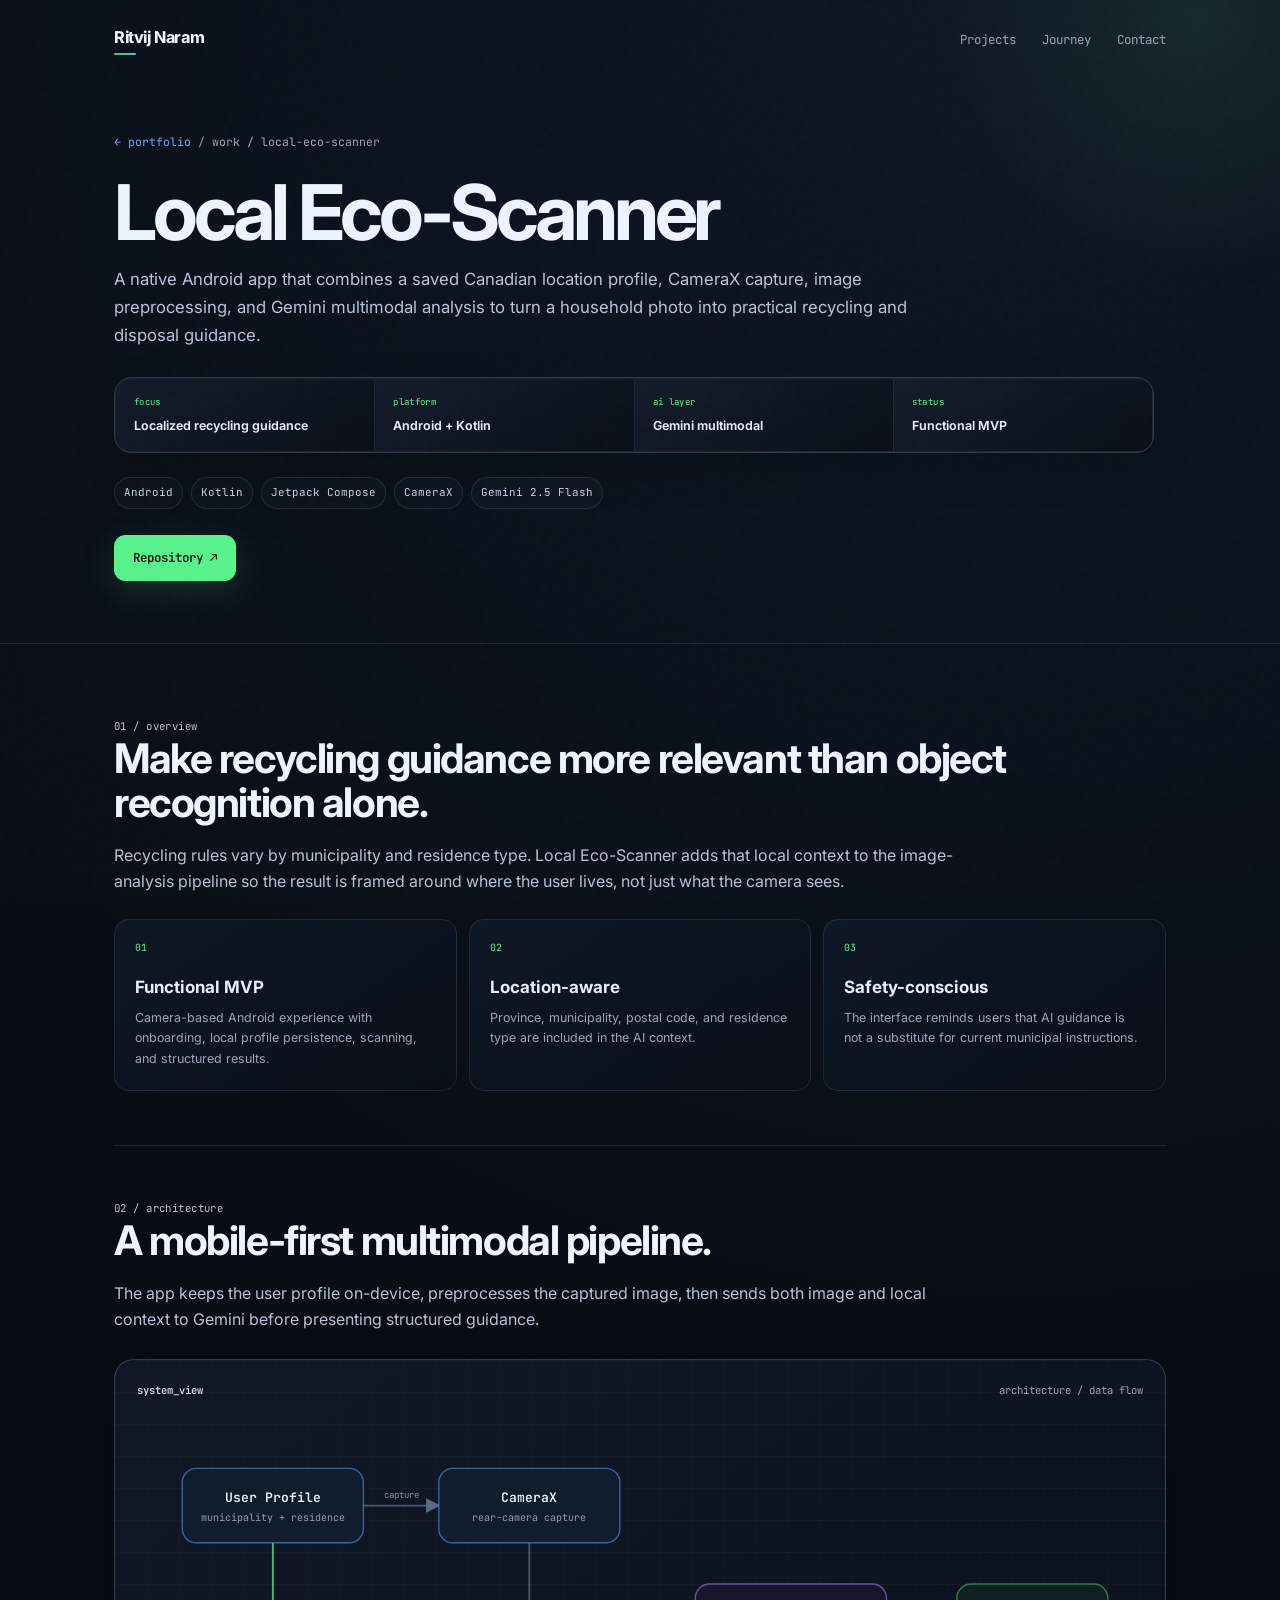
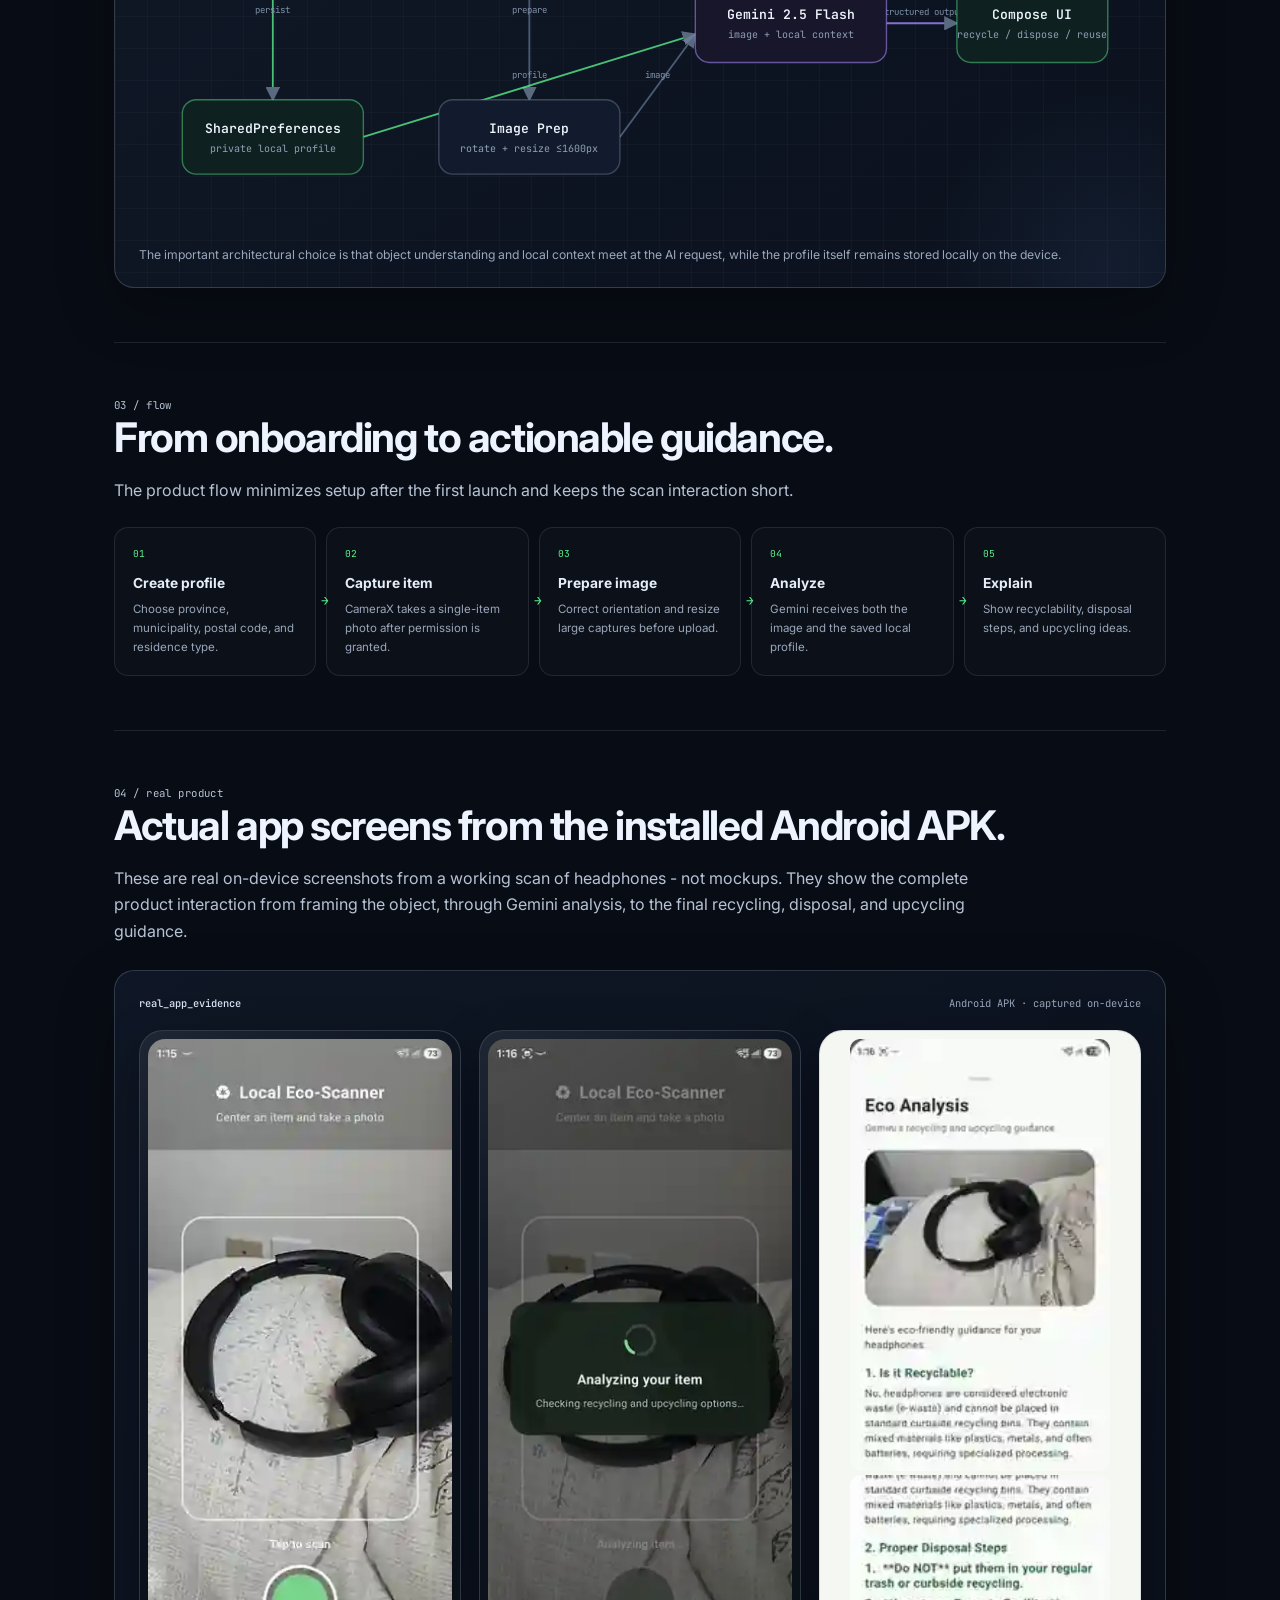
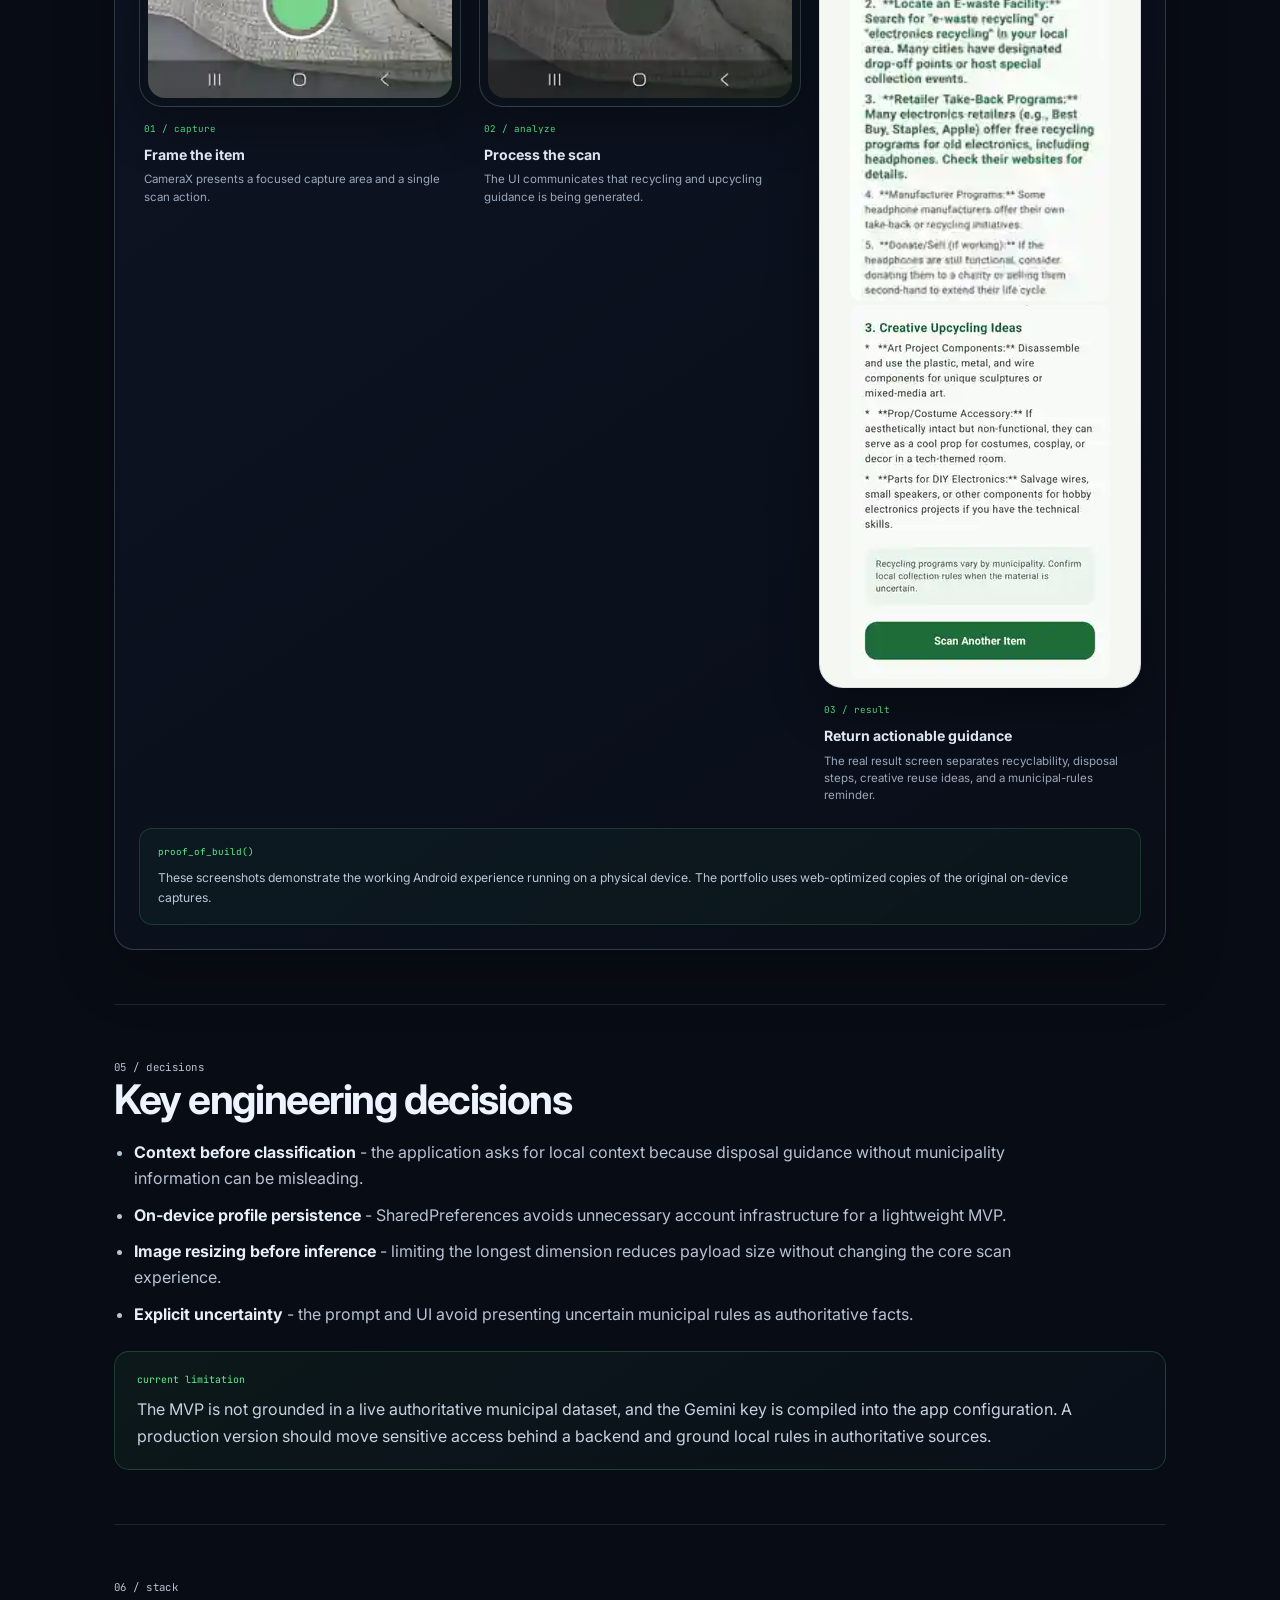
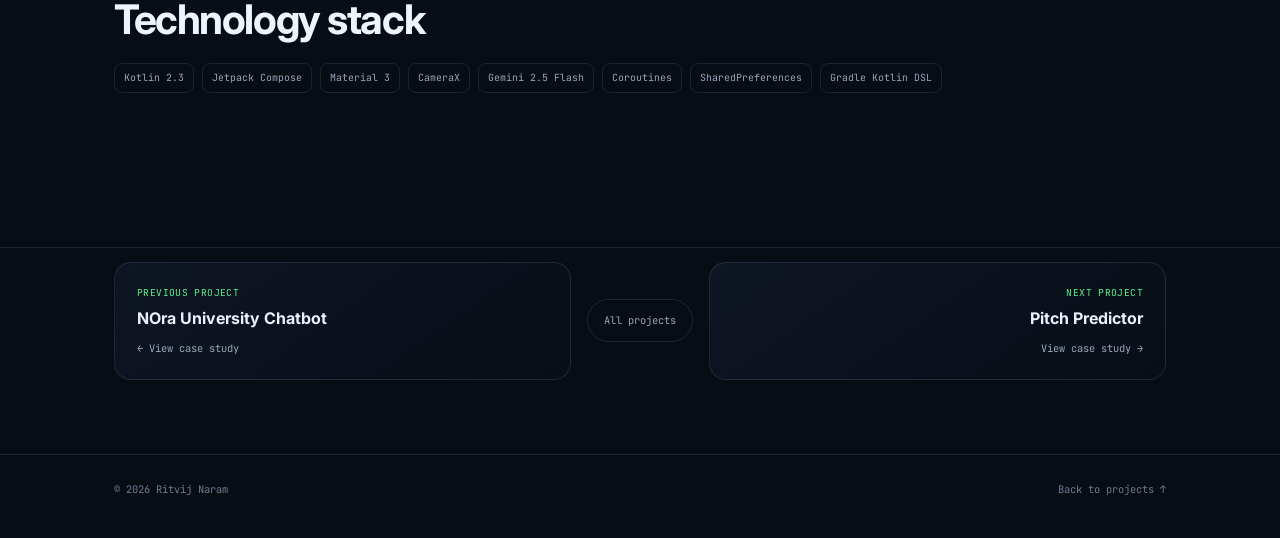
<file: work/local-eco-scanner.html>
<!DOCTYPE html>
<html lang="en">
<head>
  <meta charset="UTF-8">
  <meta name="viewport" content="width=device-width, initial-scale=1.0">
  <title>Local Eco-Scanner - Case Study - Ritvij Naram</title>
  <meta name="description" content="Architecture and product case study for Local Eco-Scanner, a location-aware Android recycling assistant.">
  <meta name="theme-color" content="#080c14">
  <link rel="preconnect" href="https://fonts.googleapis.com">
  <link rel="preconnect" href="https://fonts.gstatic.com" crossorigin>
  <link href="https://fonts.googleapis.com/css2?family=Inter:wght@400;500;600;700;800&family=JetBrains+Mono:wght@400;500;600;700&display=swap" rel="stylesheet">
  <link rel="stylesheet" href="../assets/style.css">
</head>
<body class="case-page">
  <div class="page-noise" aria-hidden="true"></div>
  <nav class="nav scrolled" aria-label="Primary navigation">
    <div class="wrap nav-inner">
      <a class="brand" href="../index.html#top"><span class="brand-name">Ritvij Naram</span></a>
      <button class="nav-toggle" type="button" aria-label="Toggle navigation" aria-expanded="false"><span></span><span></span></button>
      <div class="nav-right">
        <ul class="nav-links">
          <li><a href="../index.html#projects">Projects</a></li>
          <li><a href="../index.html#journey">Journey</a></li>
          <li><a href="../index.html#contact">Contact</a></li>
        </ul>
      </div>
    </div>
    <div class="scroll-progress" aria-hidden="true"><span></span></div>
  </nav>

  <header class="case-hero">
    <div class="wrap">
      <div class="case-back"><a href="../index.html#projects">← portfolio</a> / work / local-eco-scanner</div>
      <h1>Local Eco-Scanner</h1>
      <p class="case-lede">A native Android app that combines a saved Canadian location profile, CameraX capture, image preprocessing, and Gemini multimodal analysis to turn a household photo into practical recycling and disposal guidance.</p>
      <div class="case-snapshot" aria-label="Project snapshot">
        <div class="case-snapshot-item"><span>focus</span><strong>Localized recycling guidance</strong></div>
        <div class="case-snapshot-item"><span>platform</span><strong>Android + Kotlin</strong></div>
        <div class="case-snapshot-item"><span>AI layer</span><strong>Gemini multimodal</strong></div>
        <div class="case-snapshot-item"><span>status</span><strong>Functional MVP</strong></div>
      </div>
      <div class="case-meta"><span>Android</span><span>Kotlin</span><span>Jetpack Compose</span><span>CameraX</span><span>Gemini 2.5 Flash</span></div>
      <div class="case-actions"><a class="btn btn-primary" href="https://github.com/naramritvij/LocalEcoScanner" target="_blank" rel="noopener">Repository ↗</a></div>
    </div>
  </header>

  <main class="wrap case-body">
    <div class="case-layout">
      <section class="case-section reveal">
        <p class="case-kicker">01 / overview</p>
        <h2>Make recycling guidance more relevant than object recognition alone.</h2>
        <p>Recycling rules vary by municipality and residence type. Local Eco-Scanner adds that local context to the image-analysis pipeline so the result is framed around where the user lives, not just what the camera sees.</p>
        <div class="case-summary-grid"><div class="case-summary-card"><span>01</span><strong>Functional MVP</strong><p>Camera-based Android experience with onboarding, local profile persistence, scanning, and structured results.</p></div><div class="case-summary-card"><span>02</span><strong>Location-aware</strong><p>Province, municipality, postal code, and residence type are included in the AI context.</p></div><div class="case-summary-card"><span>03</span><strong>Safety-conscious</strong><p>The interface reminds users that AI guidance is not a substitute for current municipal instructions.</p></div></div>
      </section>

      <section class="case-section reveal">
        <p class="case-kicker">02 / architecture</p>
        <h2>A mobile-first multimodal pipeline.</h2>
        <p>The app keeps the user profile on-device, preprocesses the captured image, then sends both image and local context to Gemini before presenting structured guidance.</p>
        <div class="architecture-card">
<div class="architecture-title"><strong>system_view</strong><span>architecture / data flow</span></div>
<svg class="architecture-svg" viewBox="0 0 1000 420" role="img" aria-label="Project architecture diagram">
  <defs><marker id="arrow" markerWidth="8" markerHeight="8" refX="7" refY="4" orient="auto"><path d="M0,0 L8,4 L0,8 Z" fill="#6f829a"/></marker></defs>
  <path class="edge" d="M 225 92 L 300 92"/>
<text class="edge-label" x="262.5" y="84">capture</text>
<path class="edge edge-accent" d="M 135 129 L 135 285"/>
<text class="edge-label" x="135" y="199">persist</text>
<path class="edge" d="M 390 129 L 390 285"/>
<text class="edge-label" x="390" y="199">prepare</text>
<path class="edge edge-accent" d="M 225 322 L 555 220"/>
<text class="edge-label" x="390" y="263">profile</text>
<path class="edge" d="M 480 322 L 555 220"/>
<text class="edge-label" x="517.5" y="263">image</text>
<path class="edge edge-ai" d="M 745 209 L 815 209"/>
<text class="edge-label" x="780" y="201">structured output</text>
  <rect class="node node-user" x="45" y="55" width="180" height="74" rx="14"/>
<text class="label" x="135" y="88">User Profile</text>
<text class="sub" x="135" y="107">municipality + residence</text>
<rect class="node node-data" x="45" y="285" width="180" height="74" rx="14"/>
<text class="label" x="135" y="318">SharedPreferences</text>
<text class="sub" x="135" y="337">private local profile</text>
<rect class="node node-user" x="300" y="55" width="180" height="74" rx="14"/>
<text class="label" x="390" y="88">CameraX</text>
<text class="sub" x="390" y="107">rear-camera capture</text>
<rect class="node" x="300" y="285" width="180" height="74" rx="14"/>
<text class="label" x="390" y="318">Image Prep</text>
<text class="sub" x="390" y="337">rotate + resize ≤1600px</text>
<rect class="node node-ai" x="555" y="170" width="190" height="78" rx="14"/>
<text class="label" x="650" y="205">Gemini 2.5 Flash</text>
<text class="sub" x="650" y="224">image + local context</text>
<rect class="node node-data" x="815" y="170" width="150" height="78" rx="14"/>
<text class="label" x="890" y="205">Compose UI</text>
<text class="sub" x="890" y="224">recycle / dispose / reuse</text>
</svg>
<p class="diagram-caption">The important architectural choice is that object understanding and local context meet at the AI request, while the profile itself remains stored locally on the device.</p>
</div>
      </section>

      <section class="case-section reveal">
        <p class="case-kicker">03 / flow</p>
        <h2>From onboarding to actionable guidance.</h2>
        <p>The product flow minimizes setup after the first launch and keeps the scan interaction short.</p>
        <div class="flow-track"><div class="flow-step"><span>01</span><strong>Create profile</strong><p>Choose province, municipality, postal code, and residence type.</p></div><div class="flow-step"><span>02</span><strong>Capture item</strong><p>CameraX takes a single-item photo after permission is granted.</p></div><div class="flow-step"><span>03</span><strong>Prepare image</strong><p>Correct orientation and resize large captures before upload.</p></div><div class="flow-step"><span>04</span><strong>Analyze</strong><p>Gemini receives both the image and the saved local profile.</p></div><div class="flow-step"><span>05</span><strong>Explain</strong><p>Show recyclability, disposal steps, and upcycling ideas.</p></div></div>
      </section>

      

      <section class="case-section reveal">
        <p class="case-kicker">04 / real product</p>
        <h2>Actual app screens from the installed Android APK.</h2>
        <p>
          These are real on-device screenshots from a working scan of headphones - not mockups.
          They show the complete product interaction from framing the object, through Gemini analysis,
          to the final recycling, disposal, and upcycling guidance.
        </p>

        <div class="visual-showcase real-product-showcase">
          <div class="visual-showcase-title">
            <strong>real_app_evidence</strong>
            <span>Android APK · captured on-device</span>
          </div>

          <div class="real-app-gallery">
            <figure class="app-shot">
              <a href="../assets/projects/local-eco-scanner/capture.webp" target="_blank" rel="noopener" aria-label="Open Local Eco-Scanner capture screen">
                <div class="app-shot-frame">
                  <img src="../assets/projects/local-eco-scanner/capture.webp" alt="Local Eco-Scanner camera screen with headphones centered in the scan frame and a Tap to scan button" loading="lazy" decoding="async">
                </div>
              </a>
              <figcaption>
                <span>01 / capture</span>
                <strong>Frame the item</strong>
                <p>CameraX presents a focused capture area and a single scan action.</p>
              </figcaption>
            </figure>

            <figure class="app-shot">
              <a href="../assets/projects/local-eco-scanner/analyzing.webp" target="_blank" rel="noopener" aria-label="Open Local Eco-Scanner analyzing screen">
                <div class="app-shot-frame">
                  <img src="../assets/projects/local-eco-scanner/analyzing.webp" alt="Local Eco-Scanner analyzing screen showing headphones and an Analyzing your item progress overlay" loading="lazy" decoding="async">
                </div>
              </a>
              <figcaption>
                <span>02 / analyze</span>
                <strong>Process the scan</strong>
                <p>The UI communicates that recycling and upcycling guidance is being generated.</p>
              </figcaption>
            </figure>

            <figure class="app-shot app-shot-results">
              <div class="app-shot-frame result-crop-stack" aria-label="Local Eco-Scanner Eco Analysis result screen shown in three continuous crops">
                <img src="../assets/projects/local-eco-scanner/result-top.webp" alt="Top of Local Eco-Scanner Eco Analysis result showing the scanned headphones and recyclability guidance" loading="lazy" decoding="async">
                <img src="../assets/projects/local-eco-scanner/result-mid.webp" alt="Middle of Local Eco-Scanner Eco Analysis result showing proper e-waste disposal guidance" loading="lazy" decoding="async">
                <img src="../assets/projects/local-eco-scanner/result-bottom.webp" alt="Bottom of Local Eco-Scanner Eco Analysis result showing upcycling ideas, municipal reminder, and Scan Another Item button" loading="lazy" decoding="async">
              </div>
              <figcaption>
                <span>03 / result</span>
                <strong>Return actionable guidance</strong>
                <p>The real result screen separates recyclability, disposal steps, creative reuse ideas, and a municipal-rules reminder.</p>
              </figcaption>
            </figure>
          </div>

          <p class="product-proof-note">
            <span>proof_of_build()</span>
            These screenshots demonstrate the working Android experience running on a physical device.
            The portfolio uses web-optimized copies of the original on-device captures.
          </p>
        </div>
      </section>

      <section class="case-section reveal">
        <p class="case-kicker">05 / decisions</p>
        <h2>Key engineering decisions</h2>
        <ul><li><strong>Context before classification</strong> - the application asks for local context because disposal guidance without municipality information can be misleading.</li><li><strong>On-device profile persistence</strong> - SharedPreferences avoids unnecessary account infrastructure for a lightweight MVP.</li><li><strong>Image resizing before inference</strong> - limiting the longest dimension reduces payload size without changing the core scan experience.</li><li><strong>Explicit uncertainty</strong> - the prompt and UI avoid presenting uncertain municipal rules as authoritative facts.</li></ul>
        <div class="case-callout"><span>current limitation</span><p>The MVP is not grounded in a live authoritative municipal dataset, and the Gemini key is compiled into the app configuration. A production version should move sensitive access behind a backend and ground local rules in authoritative sources.</p></div>
      </section>

      <section class="case-section reveal">
        <p class="case-kicker">06 / stack</p>
        <h2>Technology stack</h2>
        <div class="case-tech"><span>Kotlin 2.3</span><span>Jetpack Compose</span><span>Material 3</span><span>CameraX</span><span>Gemini 2.5 Flash</span><span>Coroutines</span><span>SharedPreferences</span><span>Gradle Kotlin DSL</span></div>
      </section>
    </div>
  </main>

  <div class="case-project-nav-wrap">
    <div class="wrap case-project-nav" aria-label="Project navigation">
      <a class="case-project-link previous" href="nora-chatbot.html">
        <span>Previous project</span>
        <strong>NOra University Chatbot</strong>
        <small>← View case study</small>
      </a>
      <a class="case-project-all" href="../index.html#projects">All projects</a>
      <a class="case-project-link next" href="pitch-predictor.html">
        <span>Next project</span>
        <strong>Pitch Predictor</strong>
        <small>View case study →</small>
      </a>
    </div>
  </div>

  <footer>
    <div class="wrap footer-inner"><span>© 2026 Ritvij Naram</span><a href="../index.html#projects">Back to projects ↑</a></div>
  </footer>
  <script src="../assets/script.js"></script>
</body>
</html>
</file>
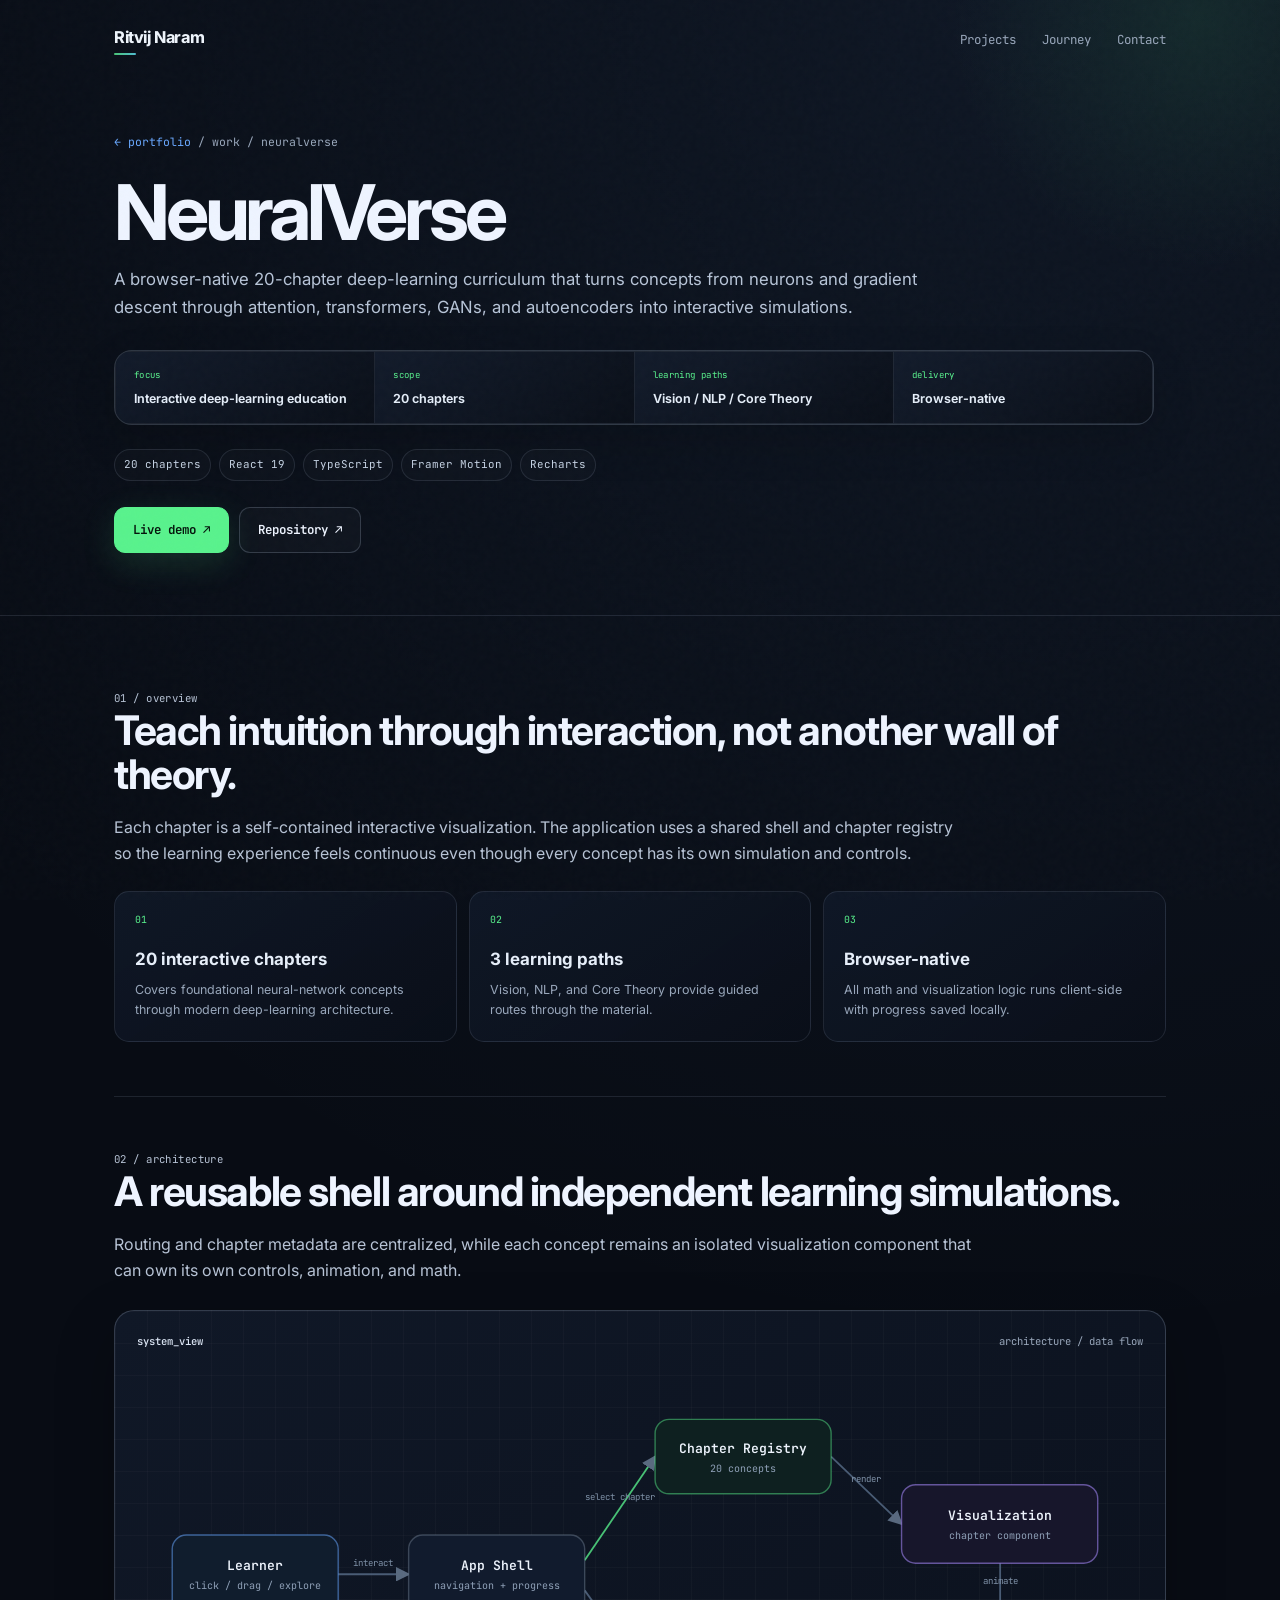
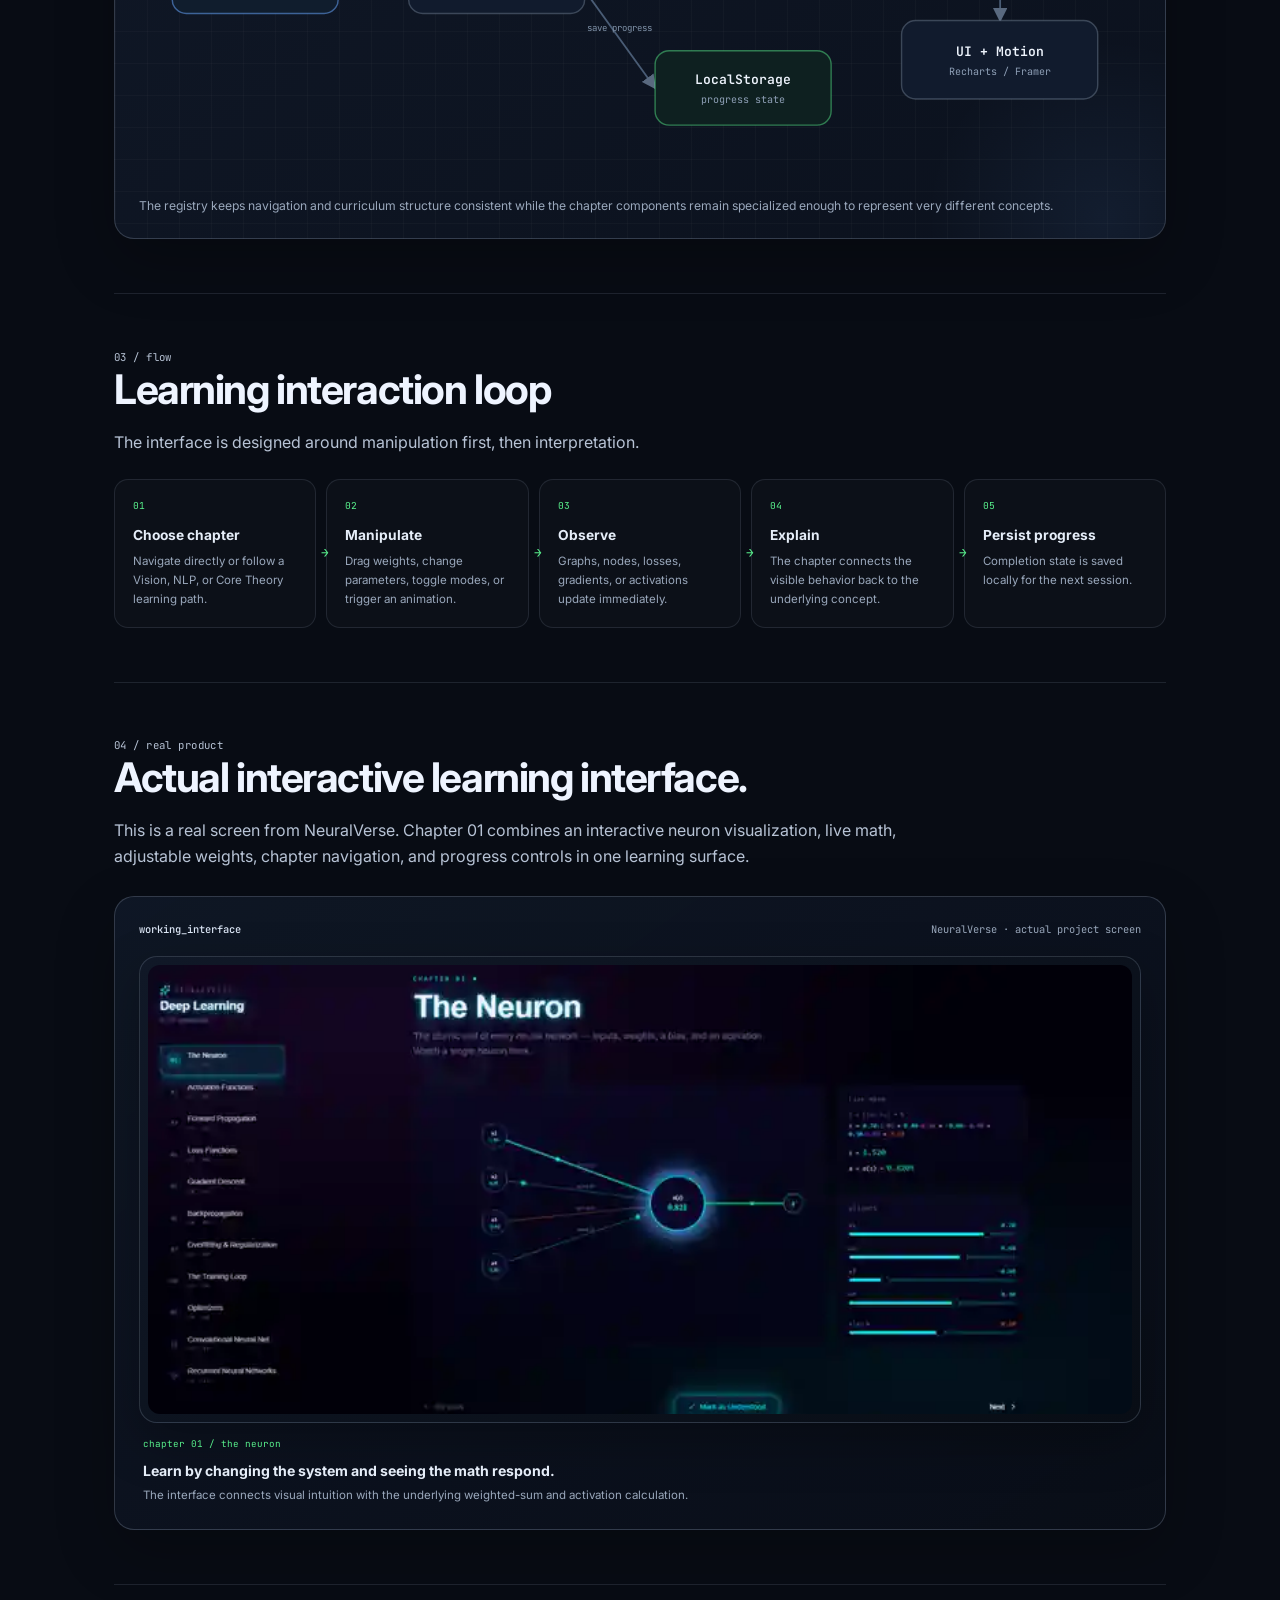
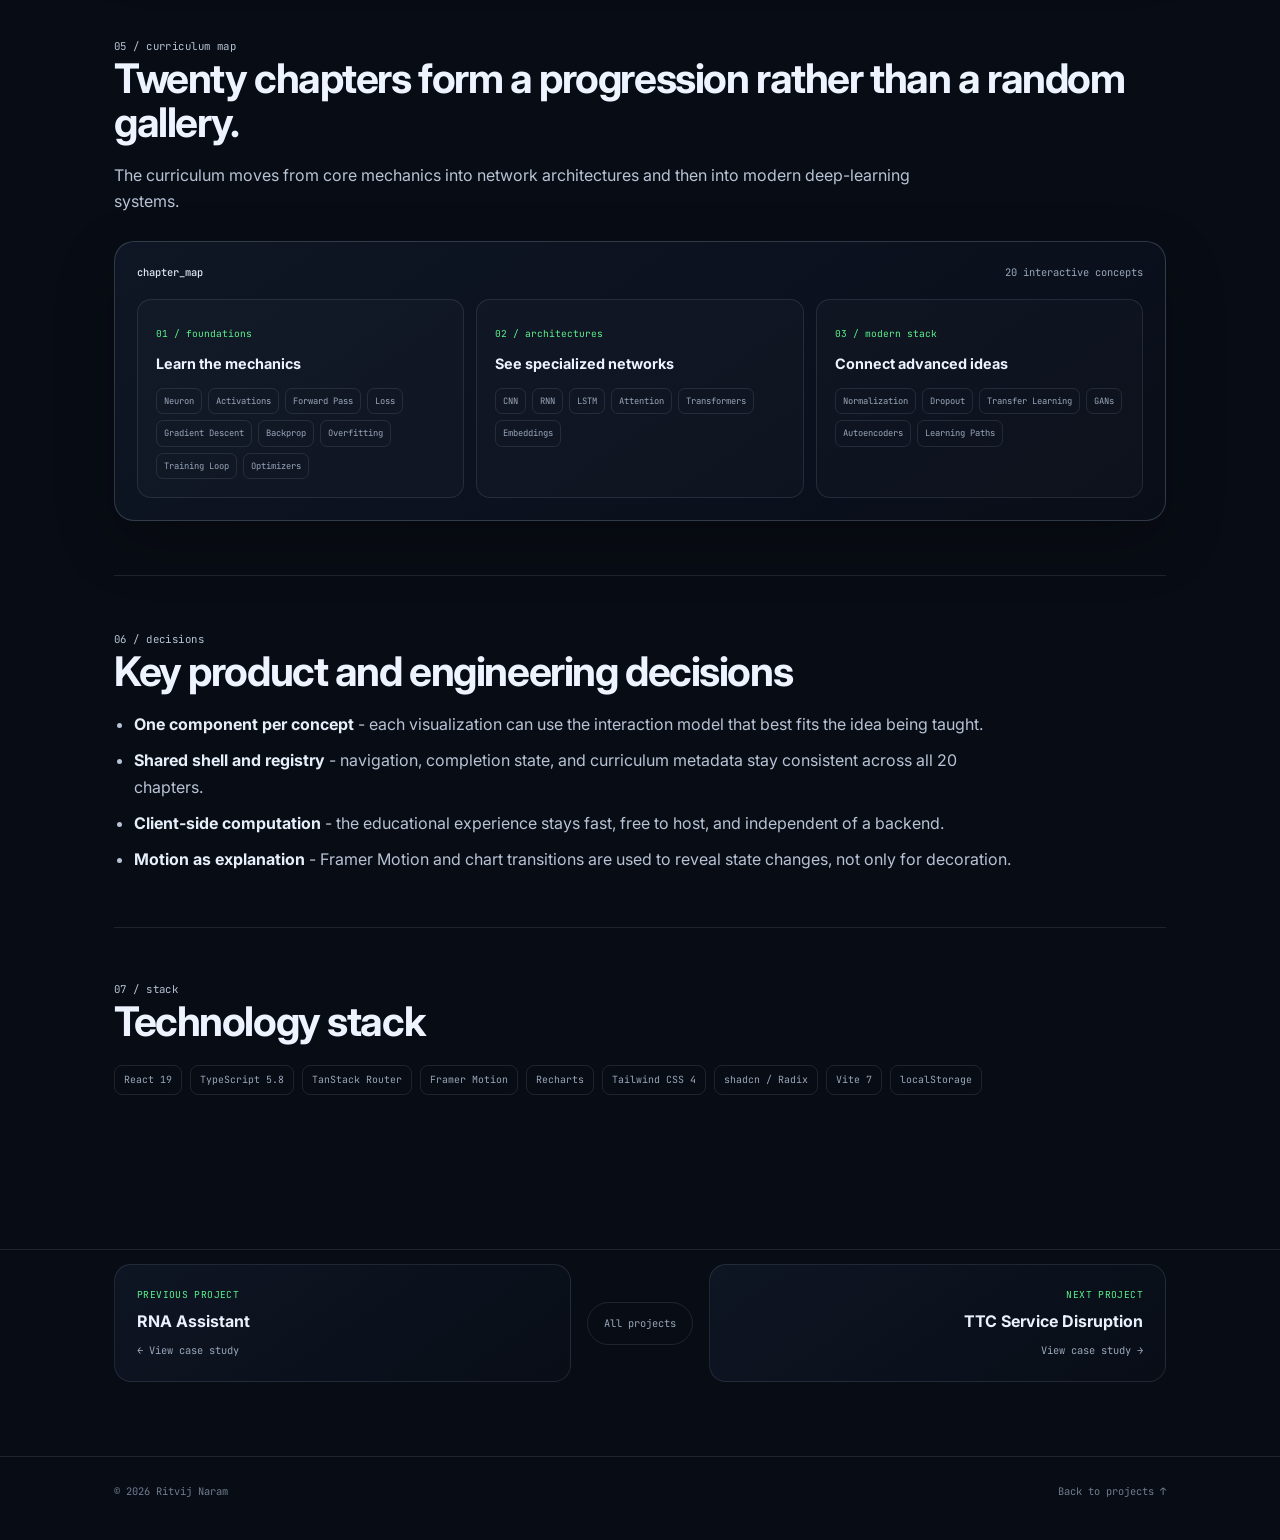
<file: work/neuralverse.html>
<!DOCTYPE html>
<html lang="en">
<head>
  <meta charset="UTF-8">
  <meta name="viewport" content="width=device-width, initial-scale=1.0">
  <title>NeuralVerse - Case Study - Ritvij Naram</title>
  <meta name="description" content="Architecture case study for a 20-chapter interactive deep-learning visualizer.">
  <meta name="theme-color" content="#080c14">
  <link rel="preconnect" href="https://fonts.googleapis.com">
  <link rel="preconnect" href="https://fonts.gstatic.com" crossorigin>
  <link href="https://fonts.googleapis.com/css2?family=Inter:wght@400;500;600;700;800&family=JetBrains+Mono:wght@400;500;600;700&display=swap" rel="stylesheet">
  <link rel="stylesheet" href="../assets/style.css">
</head>
<body class="case-page">
  <div class="page-noise" aria-hidden="true"></div>
  <nav class="nav scrolled" aria-label="Primary navigation">
    <div class="wrap nav-inner">
      <a class="brand" href="../index.html#top"><span class="brand-name">Ritvij Naram</span></a>
      <button class="nav-toggle" type="button" aria-label="Toggle navigation" aria-expanded="false"><span></span><span></span></button>
      <div class="nav-right">
        <ul class="nav-links">
          <li><a href="../index.html#projects">Projects</a></li>
          <li><a href="../index.html#journey">Journey</a></li>
          <li><a href="../index.html#contact">Contact</a></li>
        </ul>
      </div>
    </div>
    <div class="scroll-progress" aria-hidden="true"><span></span></div>
  </nav>

  <header class="case-hero">
    <div class="wrap">
      <div class="case-back"><a href="../index.html#projects">← portfolio</a> / work / neuralverse</div>
      <h1>NeuralVerse</h1>
      <p class="case-lede">A browser-native 20-chapter deep-learning curriculum that turns concepts from neurons and gradient descent through attention, transformers, GANs, and autoencoders into interactive simulations.</p>
      <div class="case-snapshot" aria-label="Project snapshot">
        <div class="case-snapshot-item"><span>focus</span><strong>Interactive deep-learning education</strong></div>
        <div class="case-snapshot-item"><span>scope</span><strong>20 chapters</strong></div>
        <div class="case-snapshot-item"><span>learning paths</span><strong>Vision / NLP / Core Theory</strong></div>
        <div class="case-snapshot-item"><span>delivery</span><strong>Browser-native</strong></div>
      </div>
      <div class="case-meta"><span>20 chapters</span><span>React 19</span><span>TypeScript</span><span>Framer Motion</span><span>Recharts</span></div>
      <div class="case-actions"><a class="btn btn-primary" href="https://neural-verse-spark.lovable.app" target="_blank" rel="noopener">Live demo ↗</a><a class="btn" href="https://github.com/naramritvij/neural-verse-spark" target="_blank" rel="noopener">Repository ↗</a></div>
    </div>
  </header>

  <main class="wrap case-body">
    <div class="case-layout">
      <section class="case-section reveal">
        <p class="case-kicker">01 / overview</p>
        <h2>Teach intuition through interaction, not another wall of theory.</h2>
        <p>Each chapter is a self-contained interactive visualization. The application uses a shared shell and chapter registry so the learning experience feels continuous even though every concept has its own simulation and controls.</p>
        <div class="case-summary-grid"><div class="case-summary-card"><span>01</span><strong>20 interactive chapters</strong><p>Covers foundational neural-network concepts through modern deep-learning architecture.</p></div><div class="case-summary-card"><span>02</span><strong>3 learning paths</strong><p>Vision, NLP, and Core Theory provide guided routes through the material.</p></div><div class="case-summary-card"><span>03</span><strong>Browser-native</strong><p>All math and visualization logic runs client-side with progress saved locally.</p></div></div>
      </section>

      <section class="case-section reveal">
        <p class="case-kicker">02 / architecture</p>
        <h2>A reusable shell around independent learning simulations.</h2>
        <p>Routing and chapter metadata are centralized, while each concept remains an isolated visualization component that can own its own controls, animation, and math.</p>
        <div class="architecture-card">
<div class="architecture-title"><strong>system_view</strong><span>architecture / data flow</span></div>
<svg class="architecture-svg" viewBox="0 0 1000 420" role="img" aria-label="Project architecture diagram">
  <defs><marker id="arrow" markerWidth="8" markerHeight="8" refX="7" refY="4" orient="auto"><path d="M0,0 L8,4 L0,8 Z" fill="#6f829a"/></marker></defs>
  <path class="edge" d="M 200 209 L 270 209"/>
<text class="edge-label" x="235" y="201">interact</text>
<path class="edge edge-accent" d="M 445 195 L 515 92"/>
<text class="edge-label" x="480" y="135.5">select chapter</text>
<path class="edge" d="M 445 225 L 515 322"/>
<text class="edge-label" x="480" y="265.5">save progress</text>
<path class="edge" d="M 690 92 L 760 159"/>
<text class="edge-label" x="725" y="117.5">render</text>
<path class="edge" d="M 858 198 L 858 255"/>
<text class="edge-label" x="858" y="218.5">animate</text>
  <rect class="node node-user" x="35" y="170" width="165" height="78" rx="14"/>
<text class="label" x="117.5" y="205">Learner</text>
<text class="sub" x="117.5" y="224">click / drag / explore</text>
<rect class="node" x="270" y="170" width="175" height="78" rx="14"/>
<text class="label" x="357.5" y="205">App Shell</text>
<text class="sub" x="357.5" y="224">navigation + progress</text>
<rect class="node node-data" x="515" y="55" width="175" height="74" rx="14"/>
<text class="label" x="602.5" y="88">Chapter Registry</text>
<text class="sub" x="602.5" y="107">20 concepts</text>
<rect class="node node-data" x="515" y="285" width="175" height="74" rx="14"/>
<text class="label" x="602.5" y="318">LocalStorage</text>
<text class="sub" x="602.5" y="337">progress state</text>
<rect class="node node-ai" x="760" y="120" width="195" height="78" rx="14"/>
<text class="label" x="857.5" y="155">Visualization</text>
<text class="sub" x="857.5" y="174">chapter component</text>
<rect class="node" x="760" y="255" width="195" height="78" rx="14"/>
<text class="label" x="857.5" y="290">UI + Motion</text>
<text class="sub" x="857.5" y="309">Recharts / Framer</text>
</svg>
<p class="diagram-caption">The registry keeps navigation and curriculum structure consistent while the chapter components remain specialized enough to represent very different concepts.</p>
</div>
      </section>

      <section class="case-section reveal">
        <p class="case-kicker">03 / flow</p>
        <h2>Learning interaction loop</h2>
        <p>The interface is designed around manipulation first, then interpretation.</p>
        <div class="flow-track"><div class="flow-step"><span>01</span><strong>Choose chapter</strong><p>Navigate directly or follow a Vision, NLP, or Core Theory learning path.</p></div><div class="flow-step"><span>02</span><strong>Manipulate</strong><p>Drag weights, change parameters, toggle modes, or trigger an animation.</p></div><div class="flow-step"><span>03</span><strong>Observe</strong><p>Graphs, nodes, losses, gradients, or activations update immediately.</p></div><div class="flow-step"><span>04</span><strong>Explain</strong><p>The chapter connects the visible behavior back to the underlying concept.</p></div><div class="flow-step"><span>05</span><strong>Persist progress</strong><p>Completion state is saved locally for the next session.</p></div></div>
      </section>

      

      <section class="case-section reveal">
        <p class="case-kicker">04 / real product</p>
        <h2>Actual interactive learning interface.</h2>
        <p>
          This is a real screen from NeuralVerse. Chapter 01 combines an interactive neuron visualization,
          live math, adjustable weights, chapter navigation, and progress controls in one learning surface.
        </p>
        <div class="visual-showcase product-evidence">
          <div class="visual-showcase-title"><strong>working_interface</strong><span>NeuralVerse · actual project screen</span></div>
          <figure class="evidence-card evidence-wide">
            <div class="evidence-frame">
              <img src="../assets/projects/neuralverse/interface.webp" alt="NeuralVerse Chapter 01 interface showing an interactive neuron diagram, live math, adjustable weights, and chapter navigation" loading="lazy" decoding="async">
            </div>
            <figcaption>
              <span>chapter 01 / the neuron</span>
              <strong>Learn by changing the system and seeing the math respond.</strong>
              <p>The interface connects visual intuition with the underlying weighted-sum and activation calculation.</p>
            </figcaption>
          </figure>
        </div>
      </section>

      <section class="case-section reveal">
        <p class="case-kicker">05 / curriculum map</p>
        <h2>Twenty chapters form a progression rather than a random gallery.</h2>
        <p>The curriculum moves from core mechanics into network architectures and then into modern deep-learning systems.</p>
        <div class="visual-showcase">
          <div class="visual-showcase-title"><strong>chapter_map</strong><span>20 interactive concepts</span></div>
          <div class="chapter-lanes">
            <div class="chapter-lane"><span>01 / foundations</span><h3>Learn the mechanics</h3><div class="chapter-chips"><span>Neuron</span><span>Activations</span><span>Forward Pass</span><span>Loss</span><span>Gradient Descent</span><span>Backprop</span><span>Overfitting</span><span>Training Loop</span><span>Optimizers</span></div></div>
            <div class="chapter-lane"><span>02 / architectures</span><h3>See specialized networks</h3><div class="chapter-chips"><span>CNN</span><span>RNN</span><span>LSTM</span><span>Attention</span><span>Transformers</span><span>Embeddings</span></div></div>
            <div class="chapter-lane"><span>03 / modern stack</span><h3>Connect advanced ideas</h3><div class="chapter-chips"><span>Normalization</span><span>Dropout</span><span>Transfer Learning</span><span>GANs</span><span>Autoencoders</span><span>Learning Paths</span></div></div>
          </div>
        </div>
      </section>

      <section class="case-section reveal">
        <p class="case-kicker">06 / decisions</p>
        <h2>Key product and engineering decisions</h2>
        <ul><li><strong>One component per concept</strong> - each visualization can use the interaction model that best fits the idea being taught.</li><li><strong>Shared shell and registry</strong> - navigation, completion state, and curriculum metadata stay consistent across all 20 chapters.</li><li><strong>Client-side computation</strong> - the educational experience stays fast, free to host, and independent of a backend.</li><li><strong>Motion as explanation</strong> - Framer Motion and chart transitions are used to reveal state changes, not only for decoration.</li></ul>
        
      </section>

      <section class="case-section reveal">
        <p class="case-kicker">07 / stack</p>
        <h2>Technology stack</h2>
        <div class="case-tech"><span>React 19</span><span>TypeScript 5.8</span><span>TanStack Router</span><span>Framer Motion</span><span>Recharts</span><span>Tailwind CSS 4</span><span>shadcn / Radix</span><span>Vite 7</span><span>localStorage</span></div>
      </section>
    </div>
  </main>

  <div class="case-project-nav-wrap">
    <div class="wrap case-project-nav" aria-label="Project navigation">
      <a class="case-project-link previous" href="rna-assistant.html">
        <span>Previous project</span>
        <strong>RNA Assistant</strong>
        <small>← View case study</small>
      </a>
      <a class="case-project-all" href="../index.html#projects">All projects</a>
      <a class="case-project-link next" href="ttc-disruption.html">
        <span>Next project</span>
        <strong>TTC Service Disruption</strong>
        <small>View case study →</small>
      </a>
    </div>
  </div>

  <footer>
    <div class="wrap footer-inner"><span>© 2026 Ritvij Naram</span><a href="../index.html#projects">Back to projects ↑</a></div>
  </footer>
  <script src="../assets/script.js"></script>
</body>
</html>
</file>
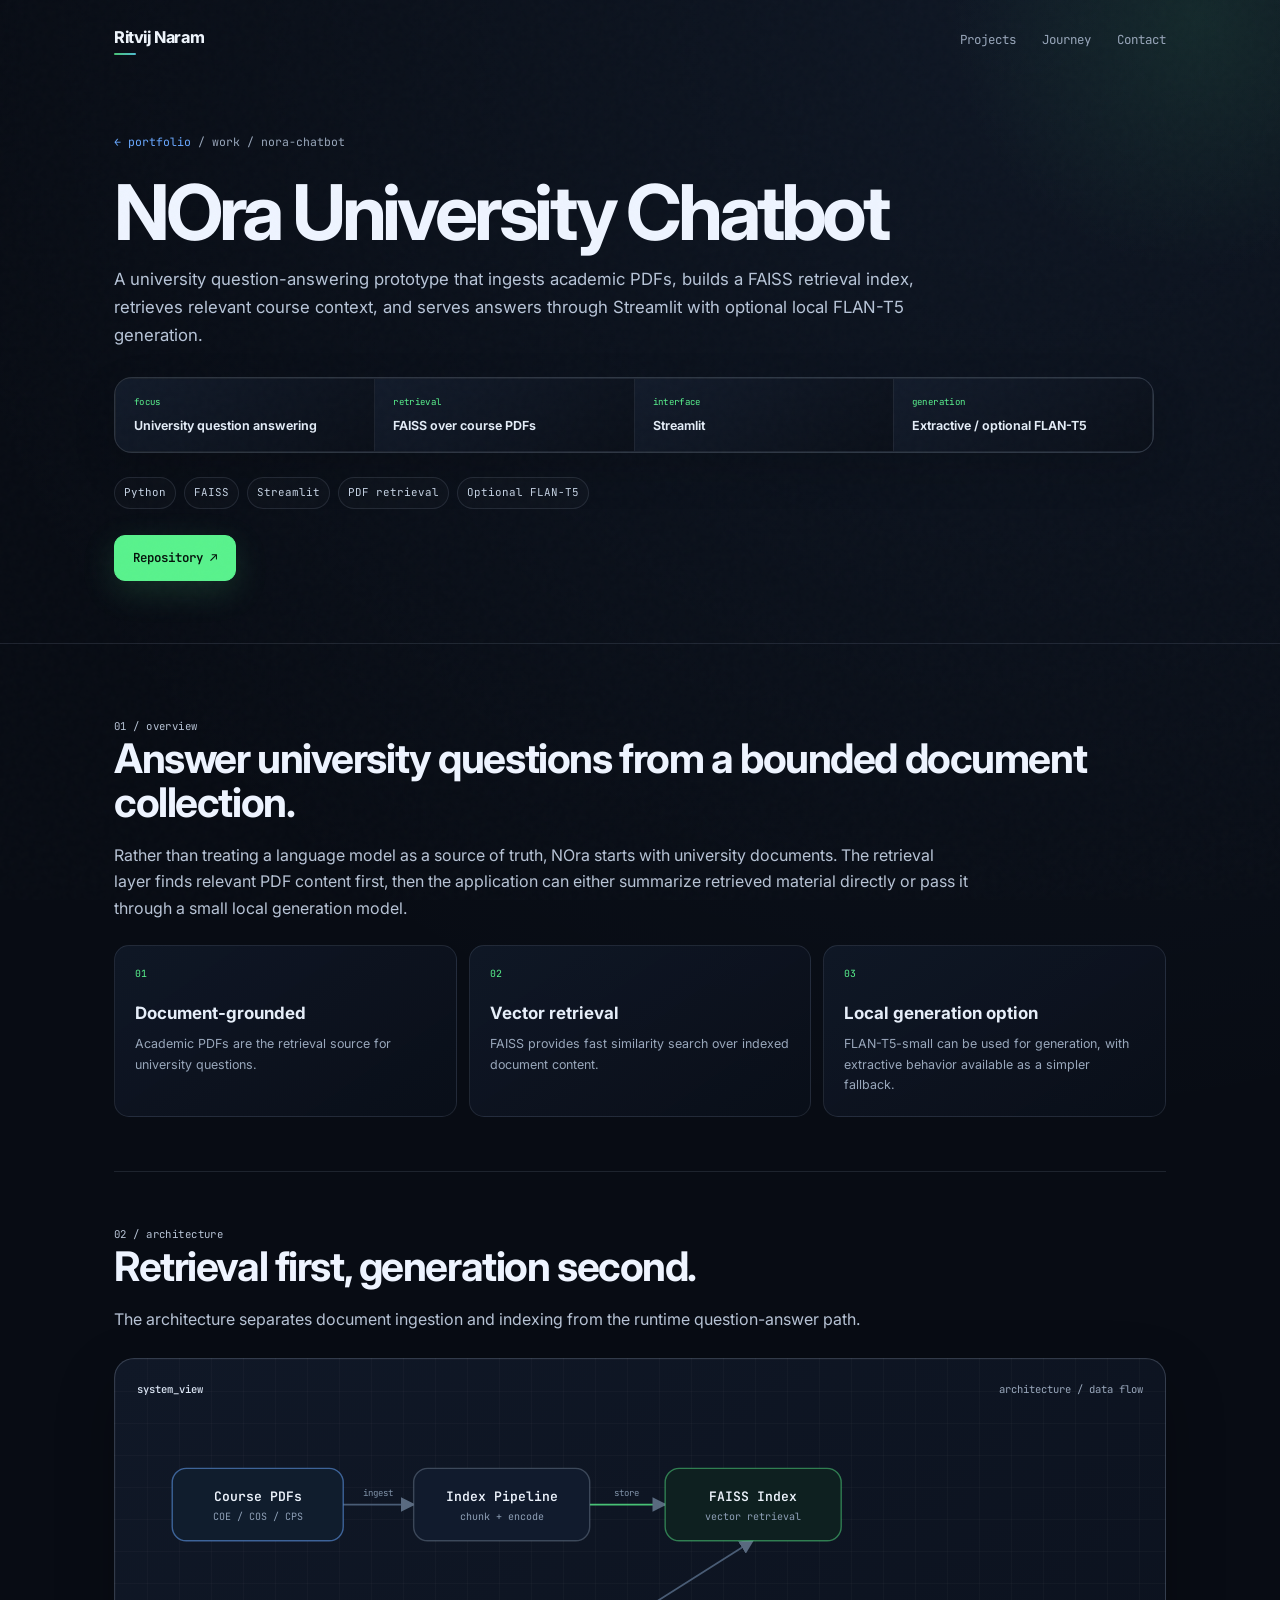
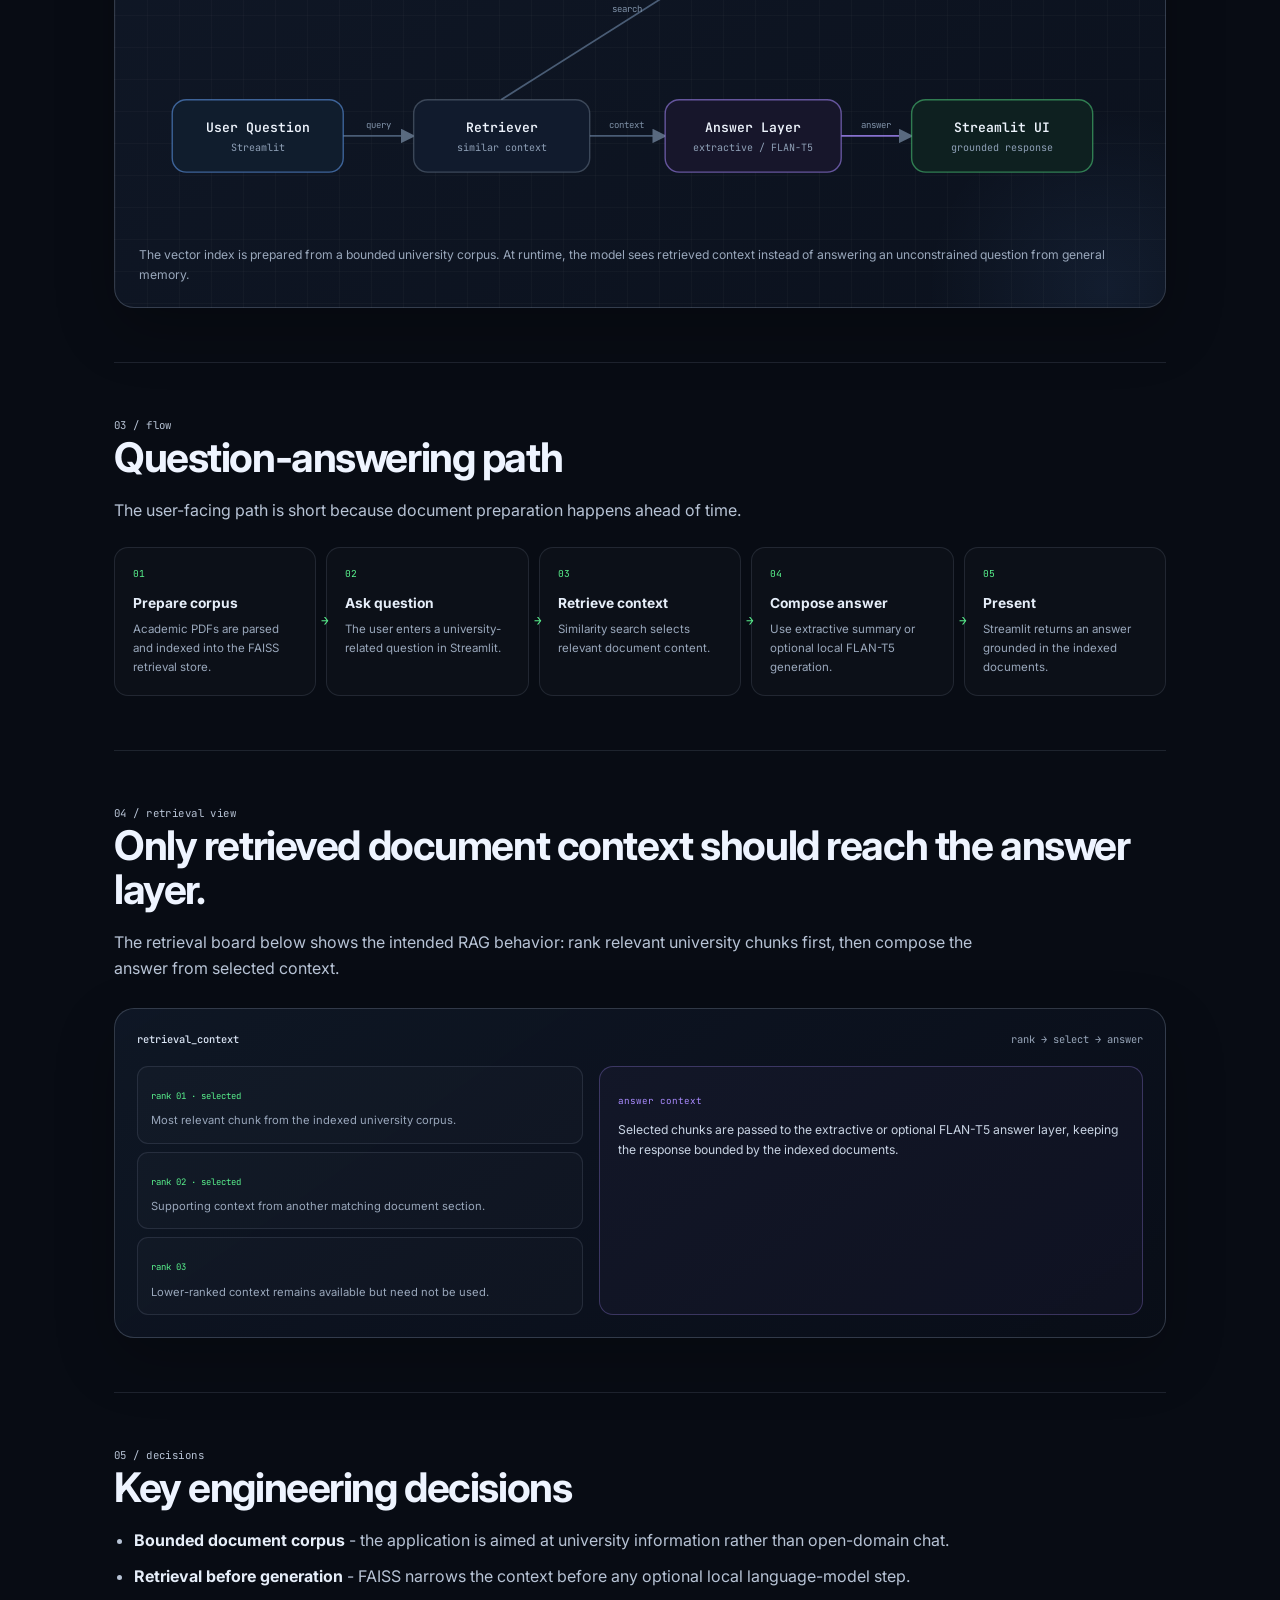
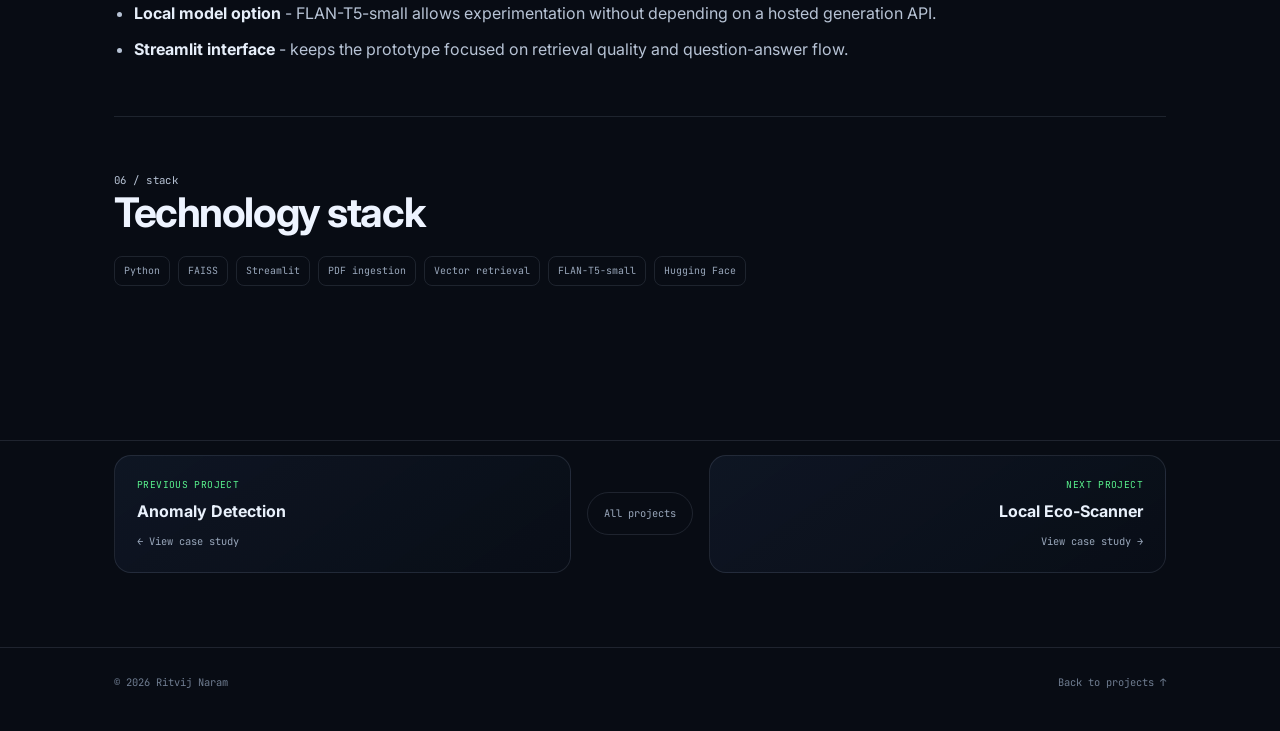
<file: work/nora-chatbot.html>
<!DOCTYPE html>
<html lang="en">
<head>
  <meta charset="UTF-8">
  <meta name="viewport" content="width=device-width, initial-scale=1.0">
  <title>NOra University Chatbot - Case Study - Ritvij Naram</title>
  <meta name="description" content="Architecture case study for a university document retrieval chatbot using FAISS, Streamlit, and optional local FLAN-T5 generation.">
  <meta name="theme-color" content="#080c14">
  <link rel="preconnect" href="https://fonts.googleapis.com">
  <link rel="preconnect" href="https://fonts.gstatic.com" crossorigin>
  <link href="https://fonts.googleapis.com/css2?family=Inter:wght@400;500;600;700;800&family=JetBrains+Mono:wght@400;500;600;700&display=swap" rel="stylesheet">
  <link rel="stylesheet" href="../assets/style.css">
</head>
<body class="case-page">
  <div class="page-noise" aria-hidden="true"></div>
  <nav class="nav scrolled" aria-label="Primary navigation">
    <div class="wrap nav-inner">
      <a class="brand" href="../index.html#top"><span class="brand-name">Ritvij Naram</span></a>
      <button class="nav-toggle" type="button" aria-label="Toggle navigation" aria-expanded="false"><span></span><span></span></button>
      <div class="nav-right"><ul class="nav-links"><li><a href="../index.html#projects">Projects</a></li><li><a href="../index.html#journey">Journey</a></li><li><a href="../index.html#contact">Contact</a></li></ul></div>
    </div>
    <div class="scroll-progress" aria-hidden="true"><span></span></div>
  </nav>

  <header class="case-hero">
    <div class="wrap">
      <div class="case-back"><a href="../index.html#projects">← portfolio</a> / work / nora-chatbot</div>
      <h1>NOra University Chatbot</h1>
      <p class="case-lede">A university question-answering prototype that ingests academic PDFs, builds a FAISS retrieval index, retrieves relevant course context, and serves answers through Streamlit with optional local FLAN-T5 generation.</p>
      <div class="case-snapshot" aria-label="Project snapshot">
        <div class="case-snapshot-item"><span>focus</span><strong>University question answering</strong></div>
        <div class="case-snapshot-item"><span>retrieval</span><strong>FAISS over course PDFs</strong></div>
        <div class="case-snapshot-item"><span>interface</span><strong>Streamlit</strong></div>
        <div class="case-snapshot-item"><span>generation</span><strong>Extractive / optional FLAN-T5</strong></div>
      </div>
      <div class="case-meta"><span>Python</span><span>FAISS</span><span>Streamlit</span><span>PDF retrieval</span><span>Optional FLAN-T5</span></div>
      <div class="case-actions"><a class="btn btn-primary" href="https://github.com/naramritvij/openai" target="_blank" rel="noopener">Repository ↗</a></div>
    </div>
  </header>

  <main class="wrap case-body">
    <div class="case-layout">
      <section class="case-section reveal">
        <p class="case-kicker">01 / overview</p>
        <h2>Answer university questions from a bounded document collection.</h2>
        <p>Rather than treating a language model as a source of truth, NOra starts with university documents. The retrieval layer finds relevant PDF content first, then the application can either summarize retrieved material directly or pass it through a small local generation model.</p>
        <div class="case-summary-grid">
          <div class="case-summary-card"><span>01</span><strong>Document-grounded</strong><p>Academic PDFs are the retrieval source for university questions.</p></div>
          <div class="case-summary-card"><span>02</span><strong>Vector retrieval</strong><p>FAISS provides fast similarity search over indexed document content.</p></div>
          <div class="case-summary-card"><span>03</span><strong>Local generation option</strong><p>FLAN-T5-small can be used for generation, with extractive behavior available as a simpler fallback.</p></div>
        </div>
      </section>

      <section class="case-section reveal">
        <p class="case-kicker">02 / architecture</p>
        <h2>Retrieval first, generation second.</h2>
        <p>The architecture separates document ingestion and indexing from the runtime question-answer path.</p>
        <div class="architecture-card">
          <div class="architecture-title"><strong>system_view</strong><span>architecture / data flow</span></div>
          <svg class="architecture-svg" viewBox="0 0 1000 420" role="img" aria-label="NOra architecture diagram">
            <defs><marker id="arrow" markerWidth="8" markerHeight="8" refX="7" refY="4" orient="auto"><path d="M0,0 L8,4 L0,8 Z" fill="#6f829a"/></marker></defs>
            <path class="edge" d="M 205 91 L 275 91"/><text class="edge-label" x="240" y="83">ingest</text>
            <path class="edge edge-accent" d="M 450 91 L 525 91"/><text class="edge-label" x="487" y="83">store</text>
            <path class="edge" d="M 205 321 L 275 321"/><text class="edge-label" x="240" y="313">query</text>
            <path class="edge" d="M 362 285 L 612 127"/><text class="edge-label" x="487" y="198">search</text>
            <path class="edge" d="M 450 321 L 525 321"/><text class="edge-label" x="487" y="313">context</text>
            <path class="edge edge-ai" d="M 700 321 L 770 321"/><text class="edge-label" x="735" y="313">answer</text>

            <rect class="node node-user" x="35" y="55" width="170" height="72" rx="14"/><text class="label" x="120" y="87">Course PDFs</text><text class="sub" x="120" y="106">COE / COS / CPS</text>
            <rect class="node" x="275" y="55" width="175" height="72" rx="14"/><text class="label" x="362.5" y="87">Index Pipeline</text><text class="sub" x="362.5" y="106">chunk + encode</text>
            <rect class="node node-data" x="525" y="55" width="175" height="72" rx="14"/><text class="label" x="612.5" y="87">FAISS Index</text><text class="sub" x="612.5" y="106">vector retrieval</text>
            <rect class="node node-user" x="35" y="285" width="170" height="72" rx="14"/><text class="label" x="120" y="317">User Question</text><text class="sub" x="120" y="336">Streamlit</text>
            <rect class="node" x="275" y="285" width="175" height="72" rx="14"/><text class="label" x="362.5" y="317">Retriever</text><text class="sub" x="362.5" y="336">similar context</text>
            <rect class="node node-ai" x="525" y="285" width="175" height="72" rx="14"/><text class="label" x="612.5" y="317">Answer Layer</text><text class="sub" x="612.5" y="336">extractive / FLAN-T5</text>
            <rect class="node node-data" x="770" y="285" width="180" height="72" rx="14"/><text class="label" x="860" y="317">Streamlit UI</text><text class="sub" x="860" y="336">grounded response</text>
          </svg>
          <p class="diagram-caption">The vector index is prepared from a bounded university corpus. At runtime, the model sees retrieved context instead of answering an unconstrained question from general memory.</p>
        </div>
      </section>

      <section class="case-section reveal">
        <p class="case-kicker">03 / flow</p>
        <h2>Question-answering path</h2>
        <p>The user-facing path is short because document preparation happens ahead of time.</p>
        <div class="flow-track">
          <div class="flow-step"><span>01</span><strong>Prepare corpus</strong><p>Academic PDFs are parsed and indexed into the FAISS retrieval store.</p></div>
          <div class="flow-step"><span>02</span><strong>Ask question</strong><p>The user enters a university-related question in Streamlit.</p></div>
          <div class="flow-step"><span>03</span><strong>Retrieve context</strong><p>Similarity search selects relevant document content.</p></div>
          <div class="flow-step"><span>04</span><strong>Compose answer</strong><p>Use extractive summary or optional local FLAN-T5 generation.</p></div>
          <div class="flow-step"><span>05</span><strong>Present</strong><p>Streamlit returns an answer grounded in the indexed documents.</p></div>
        </div>
      </section>

      <section class="case-section reveal">
        <p class="case-kicker">04 / retrieval view</p>
        <h2>Only retrieved document context should reach the answer layer.</h2>
        <p>The retrieval board below shows the intended RAG behavior: rank relevant university chunks first, then compose the answer from selected context.</p>
        <div class="visual-showcase">
          <div class="visual-showcase-title"><strong>retrieval_context</strong><span>rank → select → answer</span></div>
          <div class="retrieval-board">
            <div class="chunk-stack">
              <div class="chunk"><span>rank 01 · selected</span><p>Most relevant chunk from the indexed university corpus.</p></div>
              <div class="chunk"><span>rank 02 · selected</span><p>Supporting context from another matching document section.</p></div>
              <div class="chunk"><span>rank 03</span><p>Lower-ranked context remains available but need not be used.</p></div>
            </div>
            <div class="answer-box"><span>answer context</span><p>Selected chunks are passed to the extractive or optional FLAN-T5 answer layer, keeping the response bounded by the indexed documents.</p></div>
          </div>
        </div>
      </section>

      <section class="case-section reveal">
        <p class="case-kicker">05 / decisions</p>
        <h2>Key engineering decisions</h2>
        <ul>
          <li><strong>Bounded document corpus</strong> - the application is aimed at university information rather than open-domain chat.</li>
          <li><strong>Retrieval before generation</strong> - FAISS narrows the context before any optional local language-model step.</li>
          <li><strong>Local model option</strong> - FLAN-T5-small allows experimentation without depending on a hosted generation API.</li>
          <li><strong>Streamlit interface</strong> - keeps the prototype focused on retrieval quality and question-answer flow.</li>
        </ul>
      </section>

      <section class="case-section reveal">
        <p class="case-kicker">06 / stack</p>
        <h2>Technology stack</h2>
        <div class="case-tech"><span>Python</span><span>FAISS</span><span>Streamlit</span><span>PDF ingestion</span><span>Vector retrieval</span><span>FLAN-T5-small</span><span>Hugging Face</span></div>
      </section>
    </div>
  </main>

  <div class="case-project-nav-wrap">
    <div class="wrap case-project-nav" aria-label="Project navigation">
      <a class="case-project-link previous" href="anomaly-detection.html">
        <span>Previous project</span>
        <strong>Anomaly Detection</strong>
        <small>← View case study</small>
      </a>
      <a class="case-project-all" href="../index.html#projects">All projects</a>
      <a class="case-project-link next" href="local-eco-scanner.html">
        <span>Next project</span>
        <strong>Local Eco-Scanner</strong>
        <small>View case study →</small>
      </a>
    </div>
  </div>

  <footer><div class="wrap footer-inner"><span>© 2026 Ritvij Naram</span><a href="../index.html#projects">Back to projects ↑</a></div></footer>
  <script src="../assets/script.js"></script>
</body>
</html>
</file>
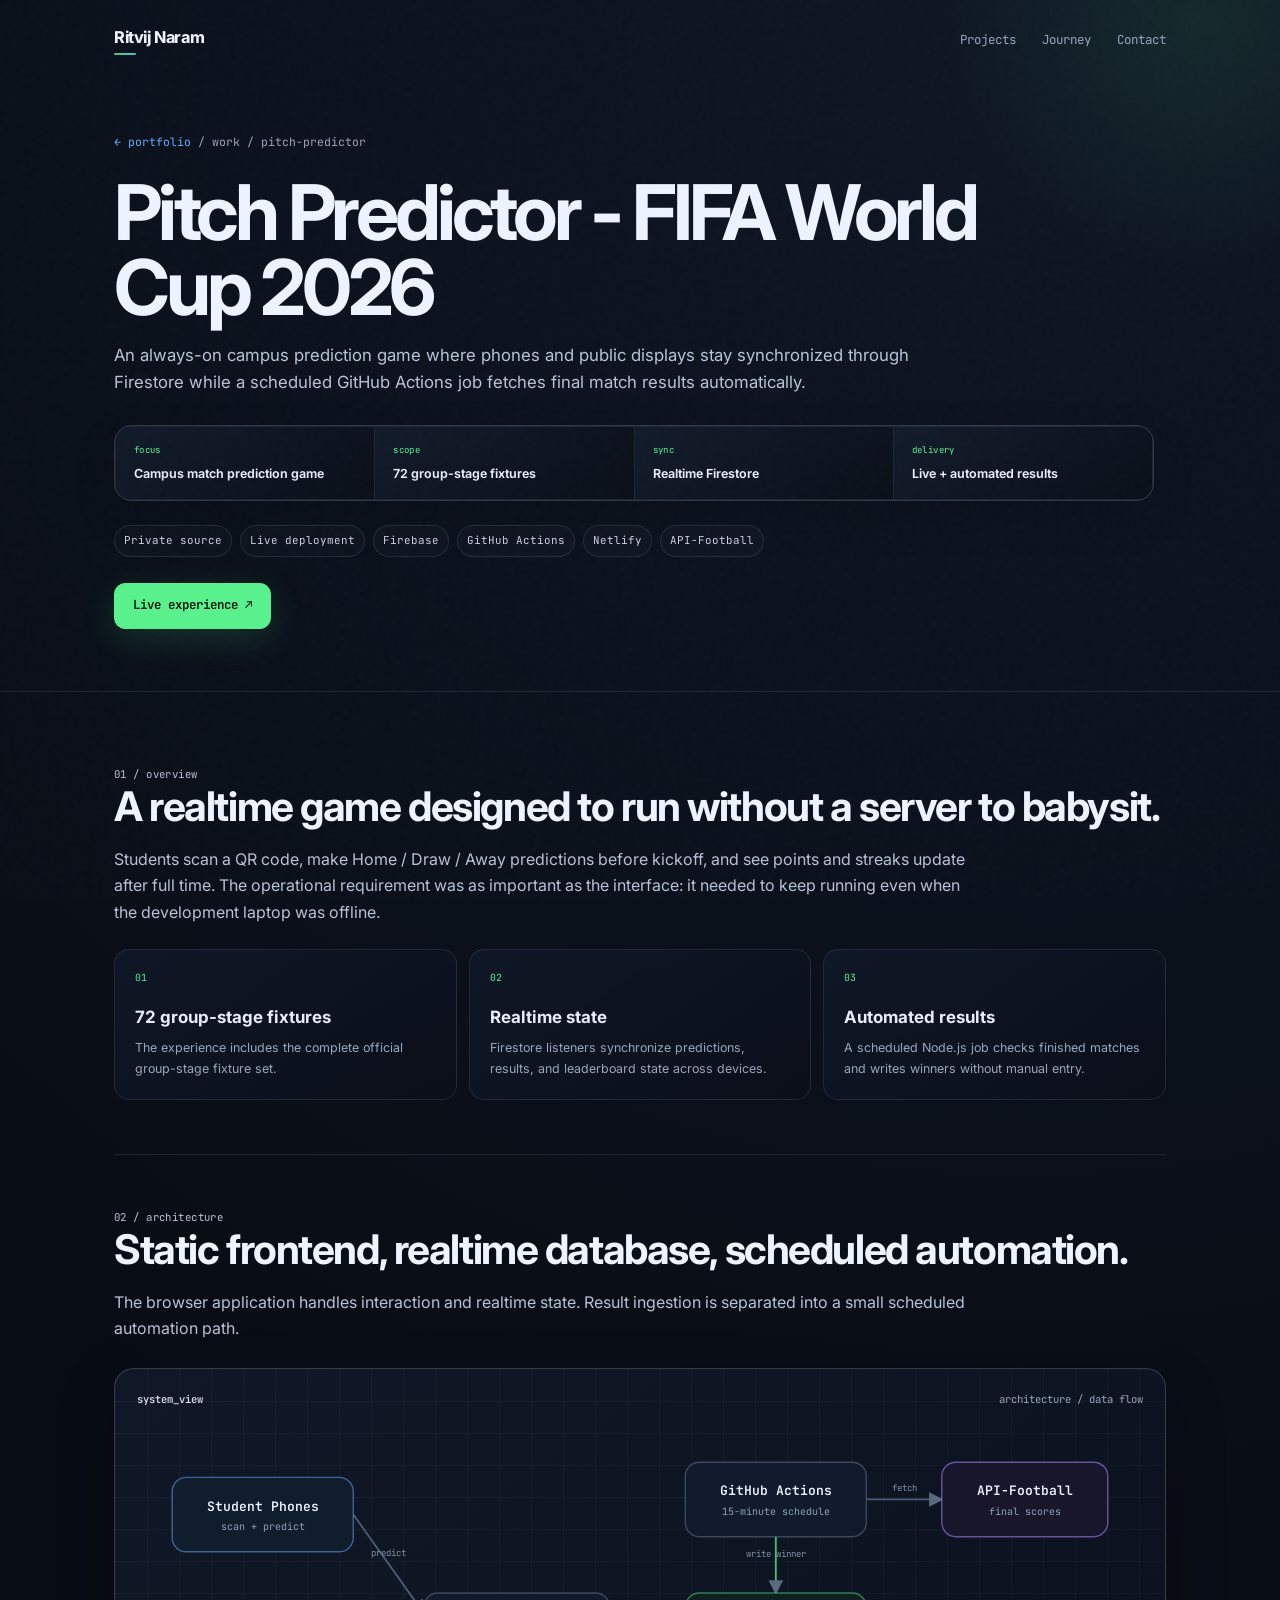
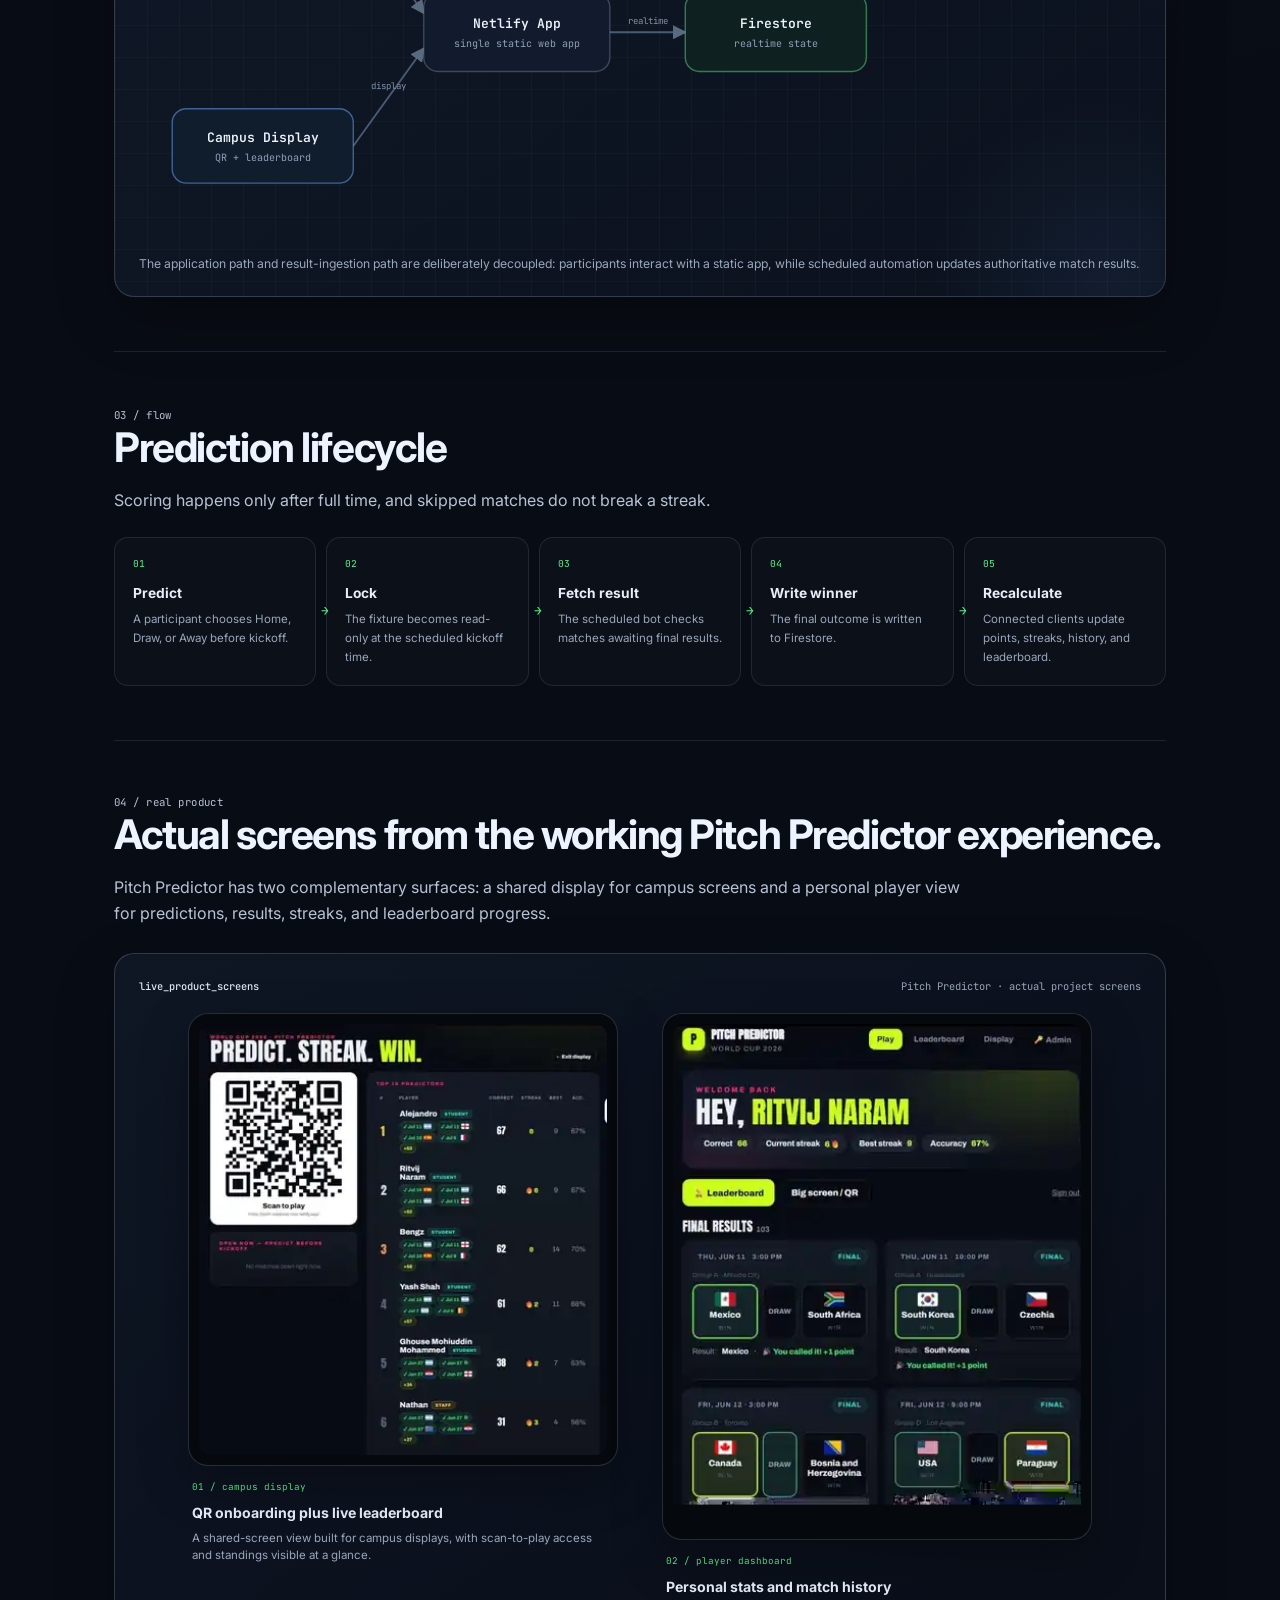
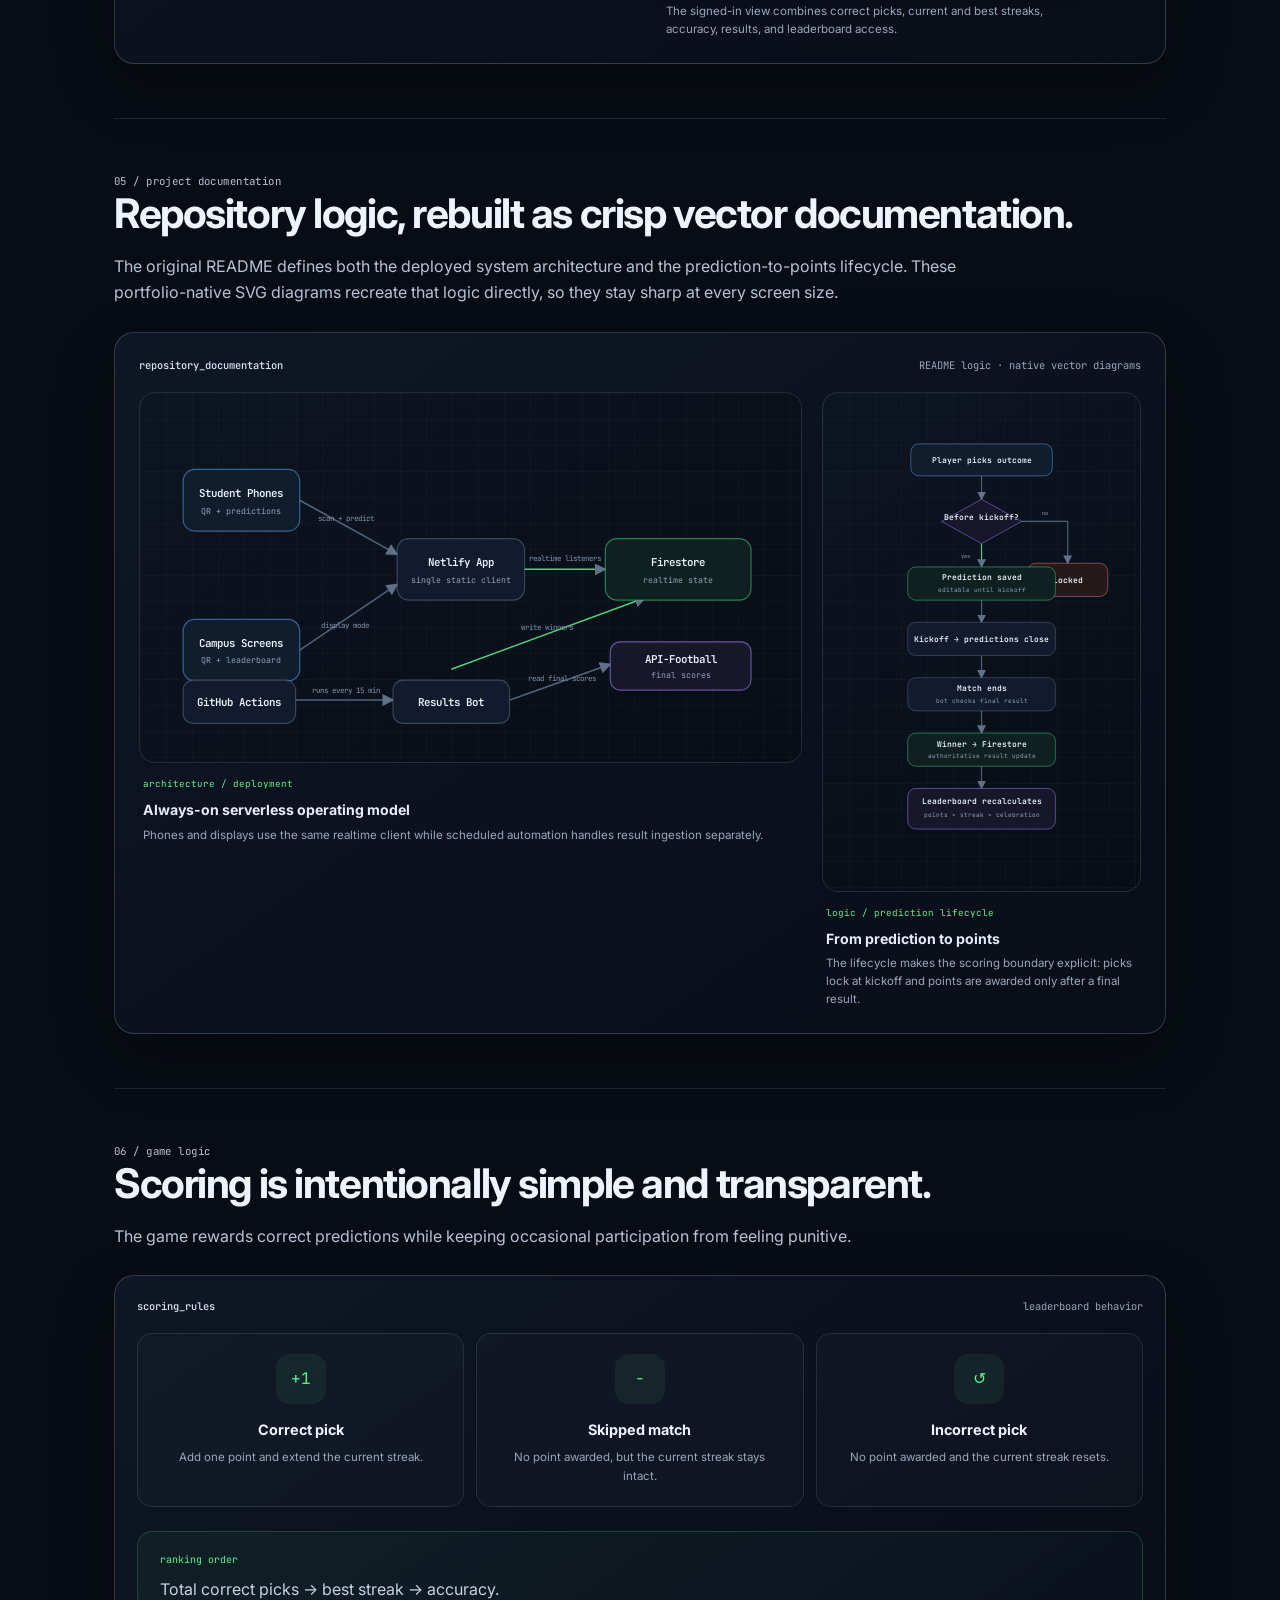
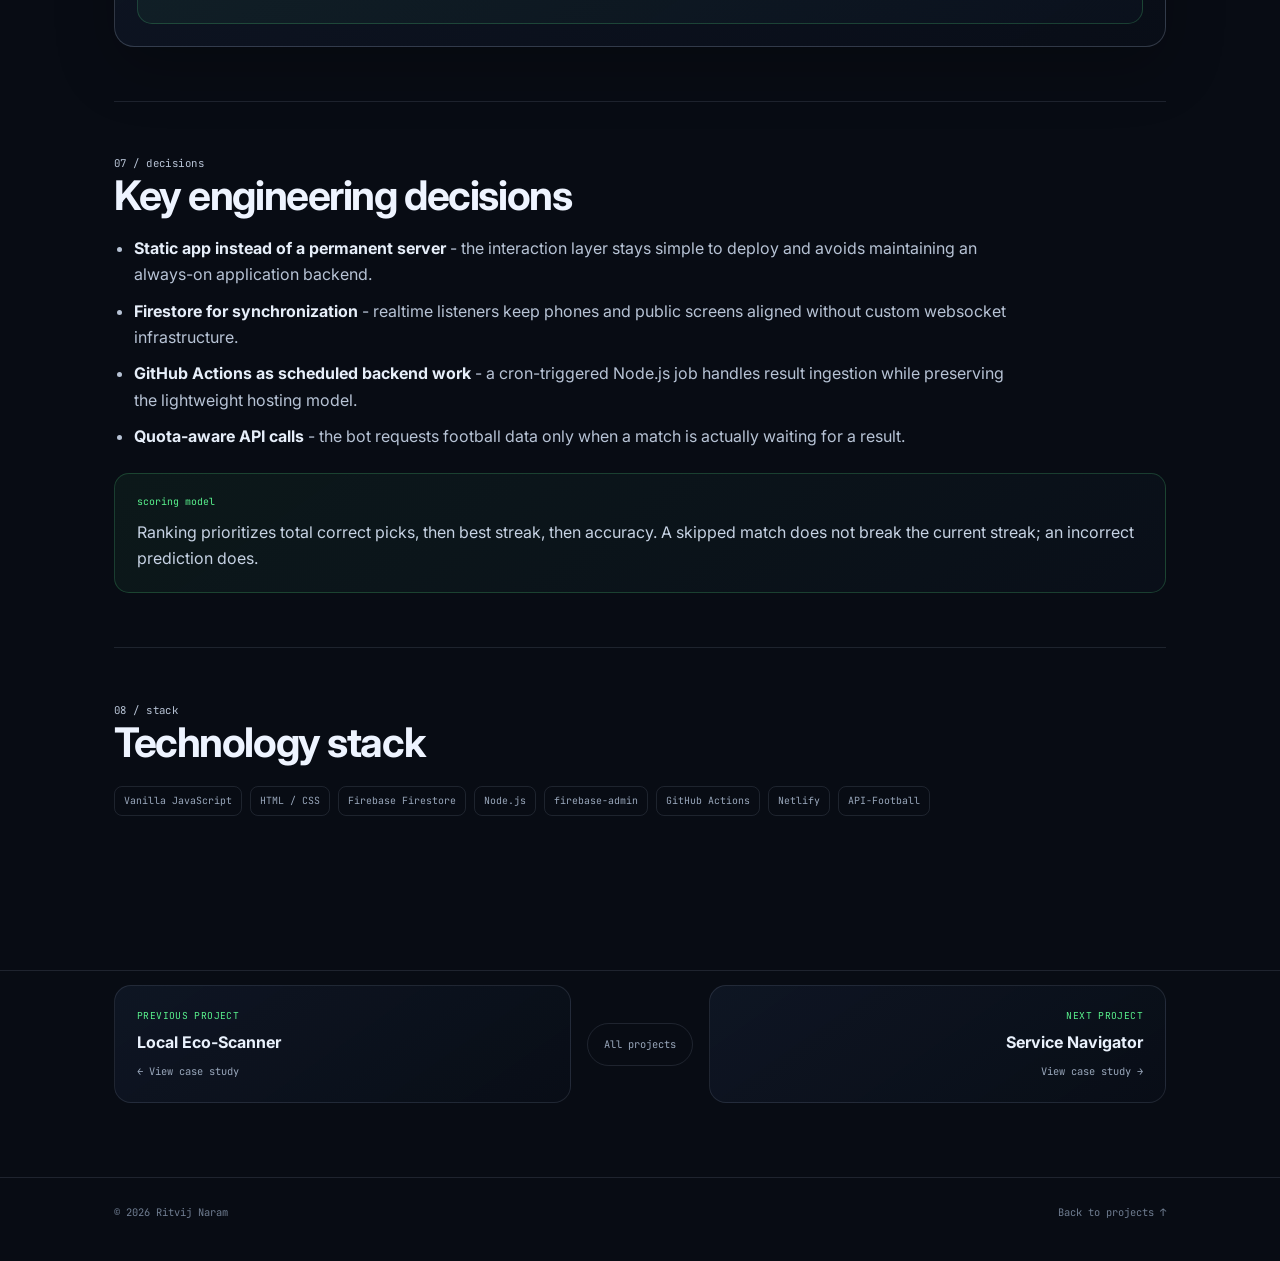
<file: work/pitch-predictor.html>
<!DOCTYPE html>
<html lang="en">
<head>
  <meta charset="UTF-8">
  <meta name="viewport" content="width=device-width, initial-scale=1.0">
  <title>Pitch Predictor - FIFA World Cup 2026 - Case Study - Ritvij Naram</title>
  <meta name="description" content="Architecture case study for a realtime campus FIFA World Cup 2026 prediction game.">
  <meta name="theme-color" content="#080c14">
  <link rel="preconnect" href="https://fonts.googleapis.com">
  <link rel="preconnect" href="https://fonts.gstatic.com" crossorigin>
  <link href="https://fonts.googleapis.com/css2?family=Inter:wght@400;500;600;700;800&family=JetBrains+Mono:wght@400;500;600;700&display=swap" rel="stylesheet">
  <link rel="stylesheet" href="../assets/style.css">
</head>
<body class="case-page">
  <div class="page-noise" aria-hidden="true"></div>
  <nav class="nav scrolled" aria-label="Primary navigation">
    <div class="wrap nav-inner">
      <a class="brand" href="../index.html#top"><span class="brand-name">Ritvij Naram</span></a>
      <button class="nav-toggle" type="button" aria-label="Toggle navigation" aria-expanded="false"><span></span><span></span></button>
      <div class="nav-right">
        <ul class="nav-links">
          <li><a href="../index.html#projects">Projects</a></li>
          <li><a href="../index.html#journey">Journey</a></li>
          <li><a href="../index.html#contact">Contact</a></li>
        </ul>
      </div>
    </div>
    <div class="scroll-progress" aria-hidden="true"><span></span></div>
  </nav>

  <header class="case-hero">
    <div class="wrap">
      <div class="case-back"><a href="../index.html#projects">← portfolio</a> / work / pitch-predictor</div>
      <h1>Pitch Predictor - FIFA World Cup 2026</h1>
      <p class="case-lede">An always-on campus prediction game where phones and public displays stay synchronized through Firestore while a scheduled GitHub Actions job fetches final match results automatically.</p>
      <div class="case-snapshot" aria-label="Project snapshot">
        <div class="case-snapshot-item"><span>focus</span><strong>Campus match prediction game</strong></div>
        <div class="case-snapshot-item"><span>scope</span><strong>72 group-stage fixtures</strong></div>
        <div class="case-snapshot-item"><span>sync</span><strong>Realtime Firestore</strong></div>
        <div class="case-snapshot-item"><span>delivery</span><strong>Live + automated results</strong></div>
      </div>
      <div class="case-meta"><span>Private source</span><span>Live deployment</span><span>Firebase</span><span>GitHub Actions</span><span>Netlify</span><span>API-Football</span></div>
      <div class="case-actions"><a class="btn btn-primary" href="https://pitch-predictor-neu.netlify.app" target="_blank" rel="noopener">Live experience ↗</a></div>
    </div>
  </header>

  <main class="wrap case-body">
    <div class="case-layout">
      <section class="case-section reveal">
        <p class="case-kicker">01 / overview</p>
        <h2>A realtime game designed to run without a server to babysit.</h2>
        <p>Students scan a QR code, make Home / Draw / Away predictions before kickoff, and see points and streaks update after full time. The operational requirement was as important as the interface: it needed to keep running even when the development laptop was offline.</p>
        <div class="case-summary-grid"><div class="case-summary-card"><span>01</span><strong>72 group-stage fixtures</strong><p>The experience includes the complete official group-stage fixture set.</p></div><div class="case-summary-card"><span>02</span><strong>Realtime state</strong><p>Firestore listeners synchronize predictions, results, and leaderboard state across devices.</p></div><div class="case-summary-card"><span>03</span><strong>Automated results</strong><p>A scheduled Node.js job checks finished matches and writes winners without manual entry.</p></div></div>
      </section>

      <section class="case-section reveal">
        <p class="case-kicker">02 / architecture</p>
        <h2>Static frontend, realtime database, scheduled automation.</h2>
        <p>The browser application handles interaction and realtime state. Result ingestion is separated into a small scheduled automation path.</p>
        <div class="architecture-card">
<div class="architecture-title"><strong>system_view</strong><span>architecture / data flow</span></div>
<svg class="architecture-svg" viewBox="0 0 1000 420" role="img" aria-label="Project architecture diagram">
  <defs><marker id="arrow" markerWidth="8" markerHeight="8" refX="7" refY="4" orient="auto"><path d="M0,0 L8,4 L0,8 Z" fill="#6f829a"/></marker></defs>
  <path class="edge" d="M 215 92 L 285 190"/>
<text class="edge-label" x="250" y="133">predict</text>
<path class="edge" d="M 215 322 L 285 225"/>
<text class="edge-label" x="250" y="265.5">display</text>
<path class="edge" d="M 470 209 L 545 209"/>
<text class="edge-label" x="507.5" y="201">realtime</text>
<path class="edge" d="M 725 77 L 800 77"/>
<text class="edge-label" x="762.5" y="69">fetch</text>
<path class="edge edge-accent" d="M 635 114 L 635 170"/>
<text class="edge-label" x="635" y="134">write winner</text>
  <rect class="node node-user" x="35" y="55" width="180" height="74" rx="14"/>
<text class="label" x="125" y="88">Student Phones</text>
<text class="sub" x="125" y="107">scan + predict</text>
<rect class="node node-user" x="35" y="285" width="180" height="74" rx="14"/>
<text class="label" x="125" y="318">Campus Display</text>
<text class="sub" x="125" y="337">QR + leaderboard</text>
<rect class="node" x="285" y="170" width="185" height="78" rx="14"/>
<text class="label" x="377.5" y="205">Netlify App</text>
<text class="sub" x="377.5" y="224">single static web app</text>
<rect class="node node-data" x="545" y="170" width="180" height="78" rx="14"/>
<text class="label" x="635" y="205">Firestore</text>
<text class="sub" x="635" y="224">realtime state</text>
<rect class="node" x="545" y="40" width="180" height="74" rx="14"/>
<text class="label" x="635" y="73">GitHub Actions</text>
<text class="sub" x="635" y="92">15-minute schedule</text>
<rect class="node node-ai" x="800" y="40" width="165" height="74" rx="14"/>
<text class="label" x="882.5" y="73">API-Football</text>
<text class="sub" x="882.5" y="92">final scores</text>
</svg>
<p class="diagram-caption">The application path and result-ingestion path are deliberately decoupled: participants interact with a static app, while scheduled automation updates authoritative match results.</p>
</div>
      </section>

      <section class="case-section reveal">
        <p class="case-kicker">03 / flow</p>
        <h2>Prediction lifecycle</h2>
        <p>Scoring happens only after full time, and skipped matches do not break a streak.</p>
        <div class="flow-track"><div class="flow-step"><span>01</span><strong>Predict</strong><p>A participant chooses Home, Draw, or Away before kickoff.</p></div><div class="flow-step"><span>02</span><strong>Lock</strong><p>The fixture becomes read-only at the scheduled kickoff time.</p></div><div class="flow-step"><span>03</span><strong>Fetch result</strong><p>The scheduled bot checks matches awaiting final results.</p></div><div class="flow-step"><span>04</span><strong>Write winner</strong><p>The final outcome is written to Firestore.</p></div><div class="flow-step"><span>05</span><strong>Recalculate</strong><p>Connected clients update points, streaks, history, and leaderboard.</p></div></div>
      </section>

      

      <section class="case-section reveal">
        <p class="case-kicker">04 / real product</p>
        <h2>Actual screens from the working Pitch Predictor experience.</h2>
        <p>
          Pitch Predictor has two complementary surfaces: a shared display for campus screens and a personal
          player view for predictions, results, streaks, and leaderboard progress.
        </p>
        <div class="visual-showcase product-evidence">
          <div class="visual-showcase-title"><strong>live_product_screens</strong><span>Pitch Predictor · actual project screens</span></div>
          <div class="pitch-screen-grid">
            <figure class="evidence-card pitch-screen-card">
              <a class="evidence-zoom-link" href="../assets/projects/pitch-predictor/display-mode.webp" target="_blank" rel="noopener" aria-label="Open the Pitch Predictor campus display screenshot at full resolution">
                <div class="evidence-frame pitch-screen-frame">
                  <img src="../assets/projects/pitch-predictor/display-mode.webp" alt="Pitch Predictor display mode showing the scan-to-play QR code and live top predictors leaderboard" loading="lazy" decoding="async">
                  <span class="evidence-zoom-badge">Open image ↗</span>
                </div>
              </a>
              <figcaption>
                <span>01 / campus display</span>
                <strong>QR onboarding plus live leaderboard</strong>
                <p>A shared-screen view built for campus displays, with scan-to-play access and standings visible at a glance.</p>
              </figcaption>
            </figure>
            <figure class="evidence-card pitch-screen-card">
              <a class="evidence-zoom-link" href="../assets/projects/pitch-predictor/player-dashboard.webp" target="_blank" rel="noopener" aria-label="Open the Pitch Predictor player dashboard screenshot at full resolution">
                <div class="evidence-frame pitch-screen-frame">
                  <img src="../assets/projects/pitch-predictor/player-dashboard.webp" alt="Pitch Predictor player dashboard showing player statistics, streaks, accuracy, leaderboard controls, and completed match results" loading="lazy" decoding="async">
                  <span class="evidence-zoom-badge">Open image ↗</span>
                </div>
              </a>
              <figcaption>
                <span>02 / player dashboard</span>
                <strong>Personal stats and match history</strong>
                <p>The signed-in view combines correct picks, current and best streaks, accuracy, results, and leaderboard access.</p>
              </figcaption>
            </figure>
          </div>
        </div>
      </section>

      <section class="case-section reveal">
        <p class="case-kicker">05 / project documentation</p>
        <h2>Repository logic, rebuilt as crisp vector documentation.</h2>
        <p>
          The original README defines both the deployed system architecture and the prediction-to-points lifecycle.
          These portfolio-native SVG diagrams recreate that logic directly, so they stay sharp at every screen size.
        </p>
        <div class="visual-showcase documentation-evidence">
          <div class="visual-showcase-title"><strong>repository_documentation</strong><span>README logic · native vector diagrams</span></div>
          <div class="doc-evidence-grid">
            <figure class="evidence-card readme-diagram-card">
              <div class="readme-diagram-frame">
                <svg class="architecture-svg readme-diagram-svg" viewBox="0 0 760 410" role="img" aria-label="Pitch Predictor architecture linking student phones and campus displays to the Netlify app and Firestore, plus GitHub Actions, the results bot, and API-Football">
                  <defs><marker id="doc-arrow-a" markerWidth="8" markerHeight="8" refX="7" refY="4" orient="auto"><path d="M0,0 L8,4 L0,8 Z" fill="#6f829a"/></marker></defs>
                  <path class="doc-edge" d="M 175 112 L 292 177"/>
                  <path class="doc-edge" d="M 175 292 L 292 213"/>
                  <path class="doc-edge doc-edge-accent" d="M 445 195 L 542 195"/>
                  <path class="doc-edge" d="M 170 352 L 287 352"/>
                  <path class="doc-edge" d="M 427 352 L 548 309"/>
                  <path class="doc-edge doc-edge-accent" d="M 357 315 L 590 229"/>
                  <text class="edge-label" x="230" y="137">scan + predict</text>
                  <text class="edge-label" x="229" y="266">display mode</text>
                  <text class="edge-label" x="493" y="185">realtime listeners</text>
                  <text class="edge-label" x="230" y="343">runs every 15 min</text>
                  <text class="edge-label" x="490" y="329">read final scores</text>
                  <text class="edge-label" x="472" y="268">write winners</text>

                  <rect class="node node-user" x="35" y="75" width="140" height="74" rx="14"/>
                  <text class="label" x="105" y="108">Student Phones</text><text class="sub" x="105" y="128">QR + predictions</text>
                  <rect class="node node-user" x="35" y="255" width="140" height="74" rx="14"/>
                  <text class="label" x="105" y="288">Campus Screens</text><text class="sub" x="105" y="308">QR + leaderboard</text>

                  <rect class="node" x="292" y="158" width="153" height="74" rx="14"/>
                  <text class="label" x="368.5" y="191">Netlify App</text><text class="sub" x="368.5" y="211">single static client</text>

                  <rect class="node node-data" x="542" y="158" width="175" height="74" rx="14"/>
                  <text class="label" x="629.5" y="191">Firestore</text><text class="sub" x="629.5" y="211">realtime state</text>

                  <rect class="node" x="35" y="328" width="135" height="52" rx="12"/>
                  <text class="label" x="102.5" y="359">GitHub Actions</text>
                  <rect class="node" x="287" y="328" width="140" height="52" rx="12"/>
                  <text class="label" x="357" y="359">Results Bot</text>
                  <rect class="node node-ai" x="548" y="282" width="169" height="58" rx="12"/>
                  <text class="label" x="632.5" y="307">API-Football</text><text class="sub" x="632.5" y="326">final scores</text>
                </svg>
              </div>
              <figcaption>
                <span>architecture / deployment</span>
                <strong>Always-on serverless operating model</strong>
                <p>Phones and displays use the same realtime client while scheduled automation handles result ingestion separately.</p>
              </figcaption>
            </figure>

            <figure class="evidence-card readme-diagram-card">
              <div class="readme-diagram-frame readme-diagram-frame-tall">
                <svg class="architecture-svg readme-flow-svg" viewBox="0 0 470 700" role="img" aria-label="Pitch Predictor lifecycle from a player's prediction through kickoff locking, automated result retrieval, Firestore update, leaderboard recalculation, and scoring">
                  <defs><marker id="doc-arrow-b" markerWidth="8" markerHeight="8" refX="7" refY="4" orient="auto"><path d="M0,0 L8,4 L0,8 Z" fill="#6f829a"/></marker></defs>
                  <path class="doc-edge" d="M235 80 L235 118"/>
                  <path class="doc-edge doc-edge-accent" d="M235 190 L235 228"/>
                  <path class="doc-edge" d="M300 154 L375 154 L375 222"/>
                  <path class="doc-edge" d="M235 282 L235 318"/>
                  <path class="doc-edge" d="M235 372 L235 408"/>
                  <path class="doc-edge" d="M235 462 L235 498"/>
                  <path class="doc-edge" d="M235 552 L235 588"/>
                  <text class="edge-label" x="209" y="213">yes</text>
                  <text class="edge-label" x="338" y="144">no</text>

                  <rect class="node node-user" x="120" y="28" width="230" height="52" rx="13"/>
                  <text class="label" x="235" y="59">Player picks outcome</text>

                  <path class="node node-ai" d="M235 118 L300 154 L235 190 L170 154 Z"/>
                  <text class="label" x="235" y="151">Before kickoff?</text>

                  <rect class="node node-warn" x="310" y="222" width="130" height="54" rx="13"/>
                  <text class="label" x="375" y="254">Locked</text>

                  <rect class="node node-data" x="115" y="228" width="240" height="54" rx="13"/>
                  <text class="label" x="235" y="250">Prediction saved</text><text class="sub" x="235" y="269">editable until kickoff</text>

                  <rect class="node" x="115" y="318" width="240" height="54" rx="13"/>
                  <text class="label" x="235" y="350">Kickoff → predictions close</text>

                  <rect class="node" x="115" y="408" width="240" height="54" rx="13"/>
                  <text class="label" x="235" y="430">Match ends</text><text class="sub" x="235" y="449">bot checks final result</text>

                  <rect class="node node-data" x="115" y="498" width="240" height="54" rx="13"/>
                  <text class="label" x="235" y="520">Winner → Firestore</text><text class="sub" x="235" y="539">authoritative result update</text>

                  <rect class="node node-ai" x="115" y="588" width="240" height="66" rx="13"/>
                  <text class="label" x="235" y="614">Leaderboard recalculates</text><text class="sub" x="235" y="635">points + streak + celebration</text>
                </svg>
              </div>
              <figcaption>
                <span>logic / prediction lifecycle</span>
                <strong>From prediction to points</strong>
                <p>The lifecycle makes the scoring boundary explicit: picks lock at kickoff and points are awarded only after a final result.</p>
              </figcaption>
            </figure>
          </div>
        </div>
      </section>

      <section class="case-section reveal">
        <p class="case-kicker">06 / game logic</p>
        <h2>Scoring is intentionally simple and transparent.</h2>
        <p>The game rewards correct predictions while keeping occasional participation from feeling punitive.</p>
        <div class="visual-showcase">
          <div class="visual-showcase-title"><strong>scoring_rules</strong><span>leaderboard behavior</span></div>
          <div class="rule-grid">
            <div class="rule-card"><div class="rule-symbol">+1</div><h3>Correct pick</h3><p>Add one point and extend the current streak.</p></div>
            <div class="rule-card"><div class="rule-symbol">-</div><h3>Skipped match</h3><p>No point awarded, but the current streak stays intact.</p></div>
            <div class="rule-card"><div class="rule-symbol">↺</div><h3>Incorrect pick</h3><p>No point awarded and the current streak resets.</p></div>
          </div>
          <div class="case-callout"><span>ranking order</span><p>Total correct picks → best streak → accuracy.</p></div>
        </div>
      </section>

      <section class="case-section reveal">
        <p class="case-kicker">07 / decisions</p>
        <h2>Key engineering decisions</h2>
        <ul><li><strong>Static app instead of a permanent server</strong> - the interaction layer stays simple to deploy and avoids maintaining an always-on application backend.</li><li><strong>Firestore for synchronization</strong> - realtime listeners keep phones and public screens aligned without custom websocket infrastructure.</li><li><strong>GitHub Actions as scheduled backend work</strong> - a cron-triggered Node.js job handles result ingestion while preserving the lightweight hosting model.</li><li><strong>Quota-aware API calls</strong> - the bot requests football data only when a match is actually waiting for a result.</li></ul>
        <div class="case-callout"><span>scoring model</span><p>Ranking prioritizes total correct picks, then best streak, then accuracy. A skipped match does not break the current streak; an incorrect prediction does.</p></div>
      </section>

      <section class="case-section reveal">
        <p class="case-kicker">08 / stack</p>
        <h2>Technology stack</h2>
        <div class="case-tech"><span>Vanilla JavaScript</span><span>HTML / CSS</span><span>Firebase Firestore</span><span>Node.js</span><span>firebase-admin</span><span>GitHub Actions</span><span>Netlify</span><span>API-Football</span></div>
      </section>
    </div>
  </main>

  <div class="case-project-nav-wrap">
    <div class="wrap case-project-nav" aria-label="Project navigation">
      <a class="case-project-link previous" href="local-eco-scanner.html">
        <span>Previous project</span>
        <strong>Local Eco-Scanner</strong>
        <small>← View case study</small>
      </a>
      <a class="case-project-all" href="../index.html#projects">All projects</a>
      <a class="case-project-link next" href="service-navigator.html">
        <span>Next project</span>
        <strong>Service Navigator</strong>
        <small>View case study →</small>
      </a>
    </div>
  </div>

  <footer>
    <div class="wrap footer-inner"><span>© 2026 Ritvij Naram</span><a href="../index.html#projects">Back to projects ↑</a></div>
  </footer>
  <script src="../assets/script.js"></script>
</body>
</html>
</file>
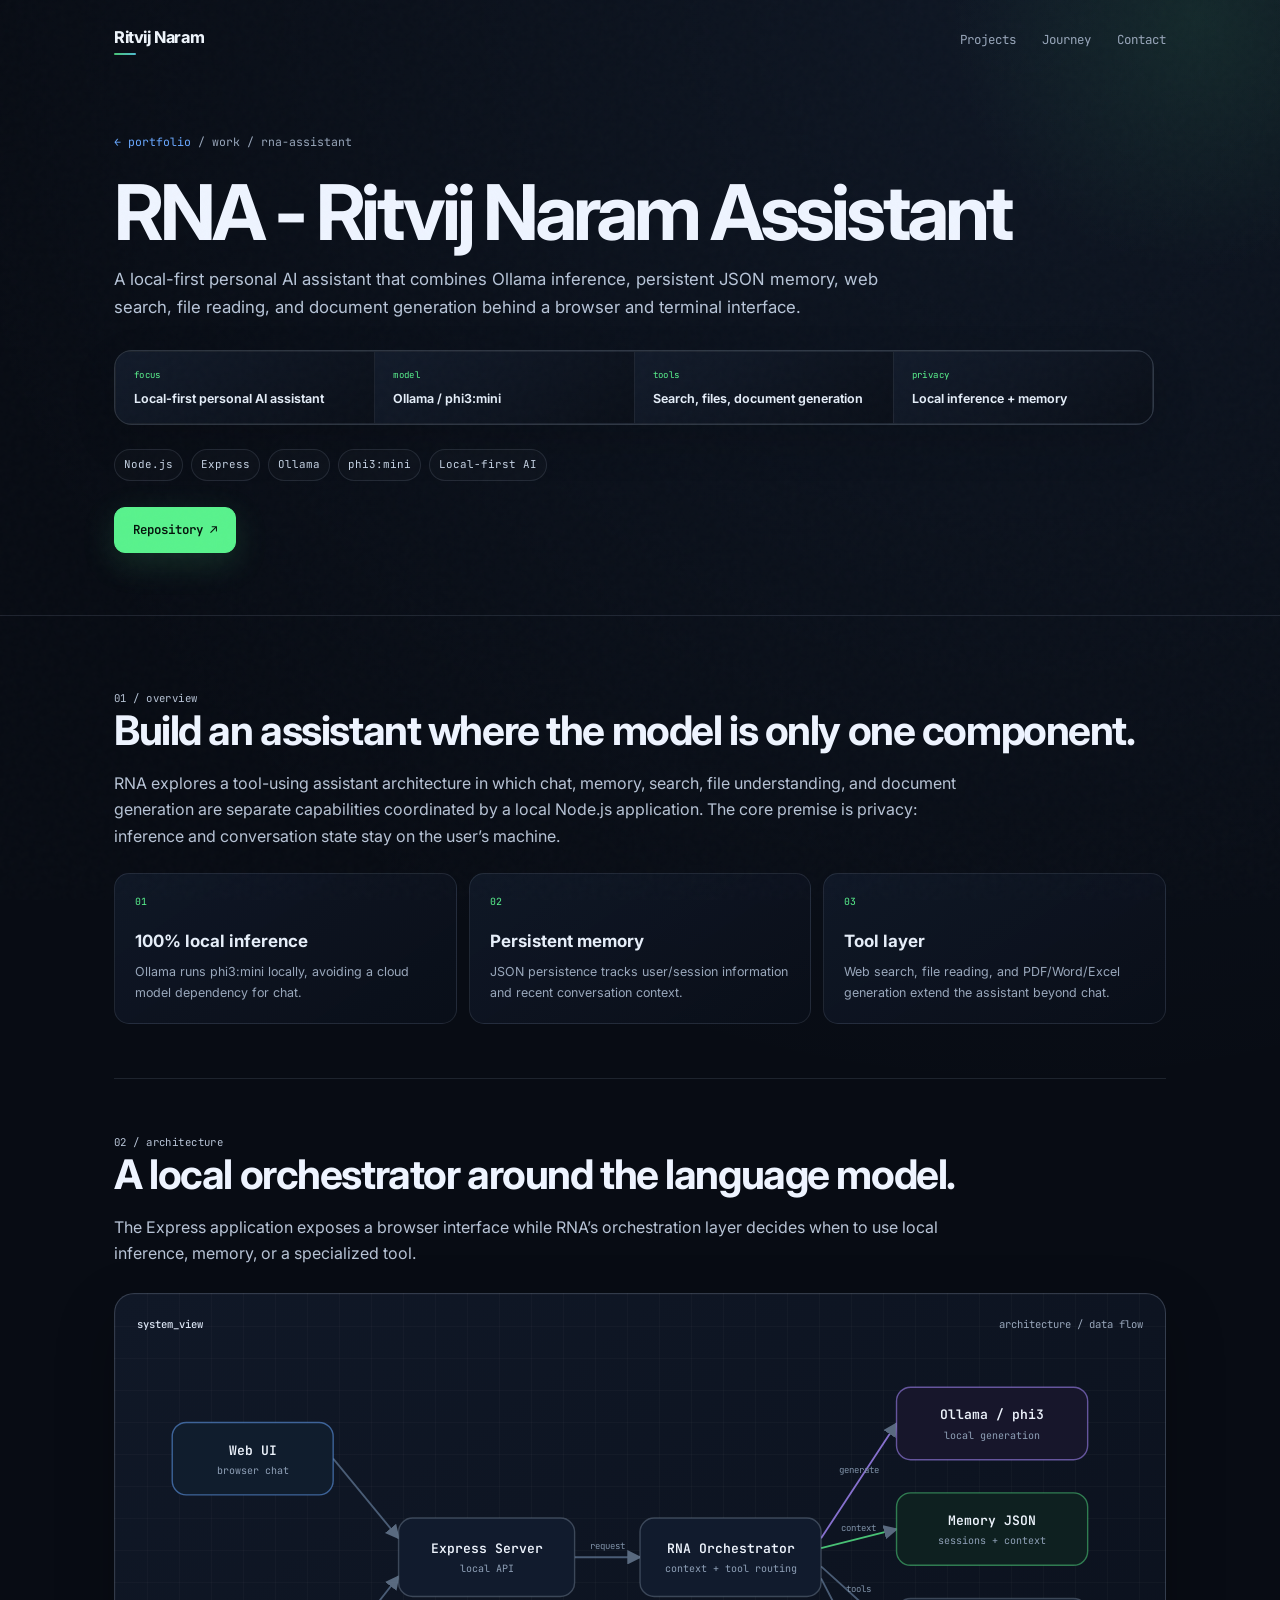
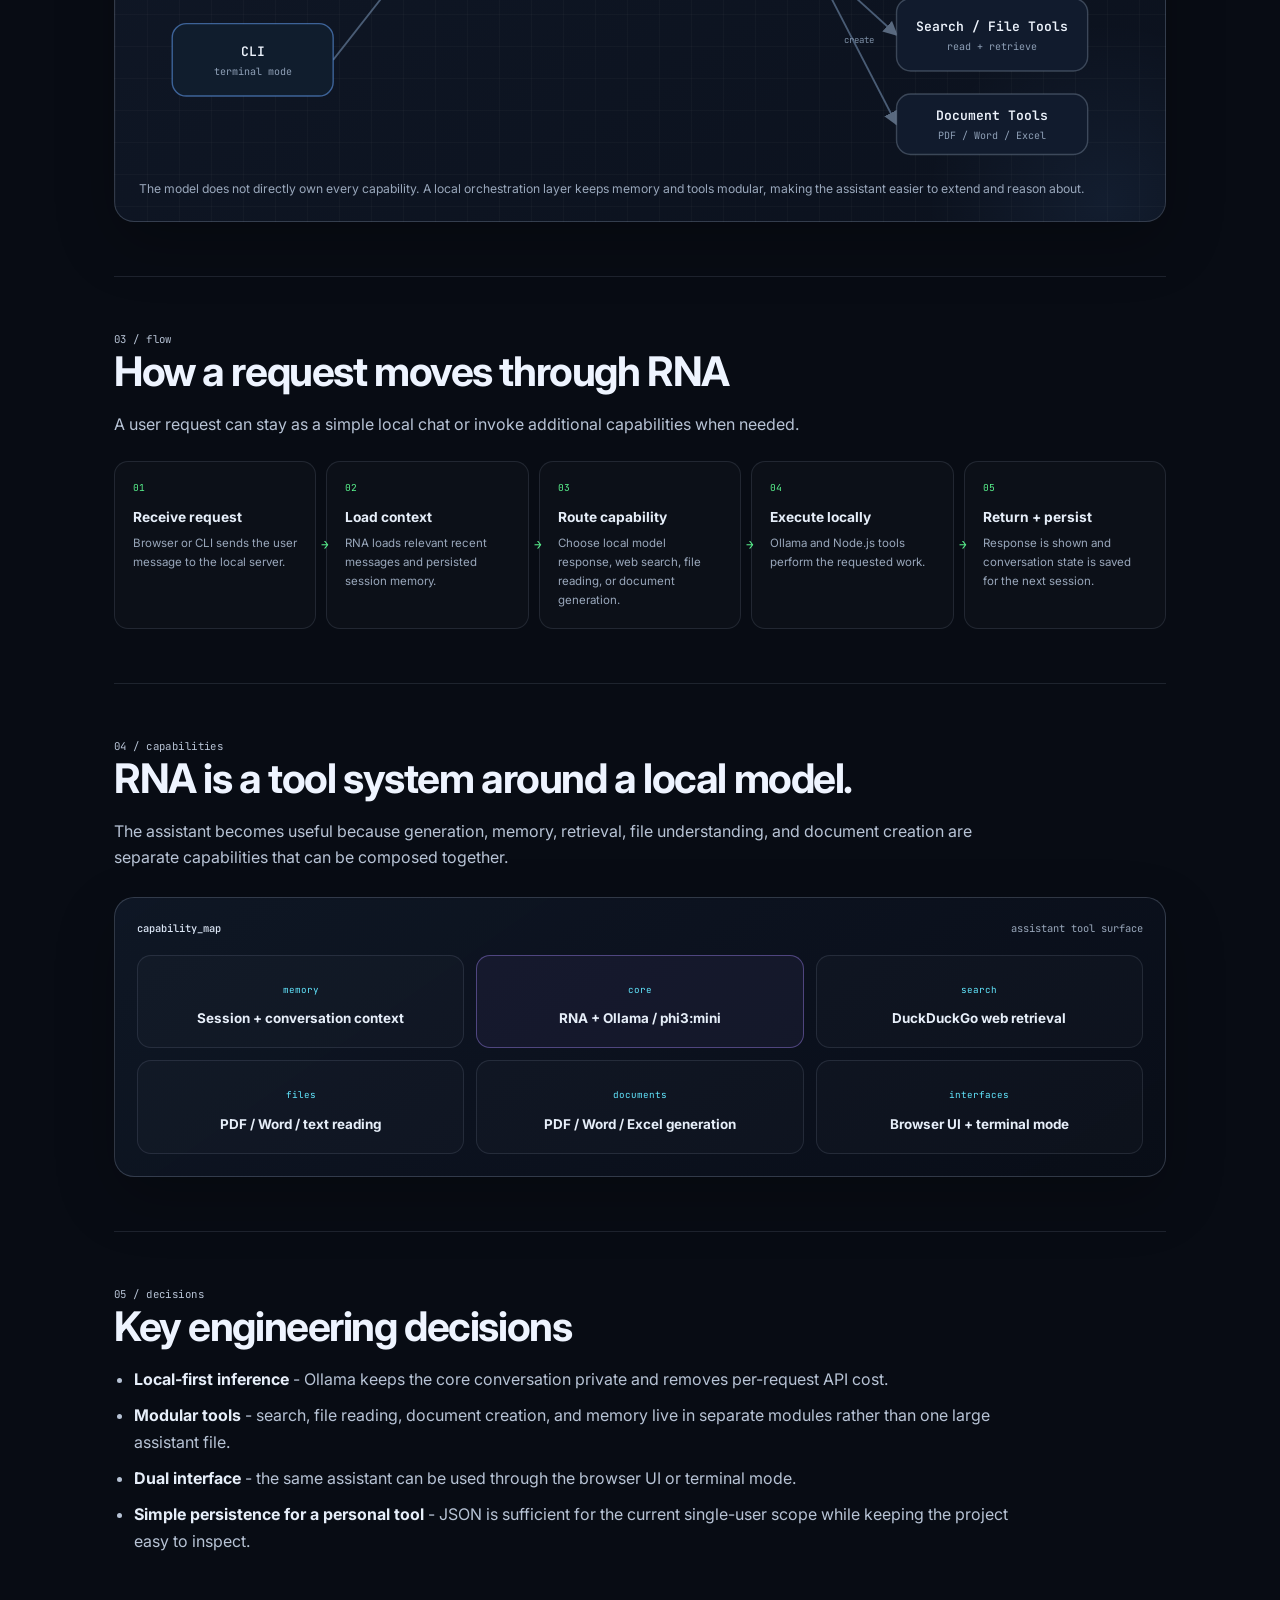
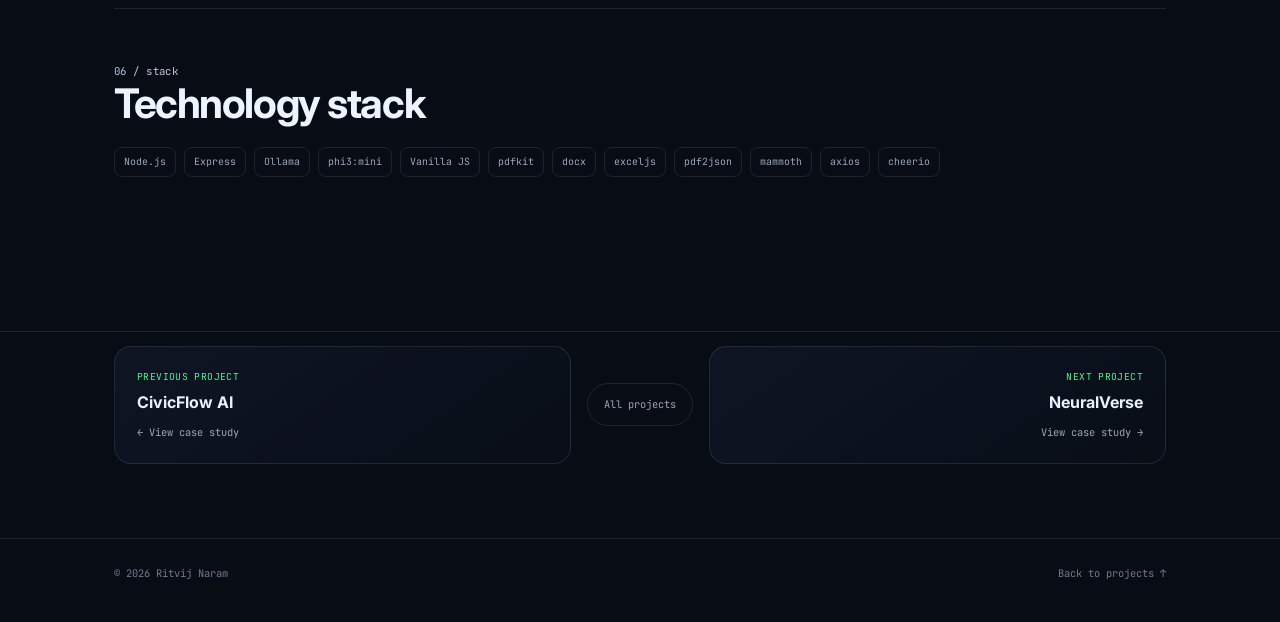
<file: work/rna-assistant.html>
<!DOCTYPE html>
<html lang="en">
<head>
  <meta charset="UTF-8">
  <meta name="viewport" content="width=device-width, initial-scale=1.0">
  <title>RNA - Ritvij Naram Assistant - Case Study - Ritvij Naram</title>
  <meta name="description" content="Architecture case study for a local-first personal AI assistant built with Node.js, Express, Ollama, and tool integrations.">
  <meta name="theme-color" content="#080c14">
  <link rel="preconnect" href="https://fonts.googleapis.com">
  <link rel="preconnect" href="https://fonts.gstatic.com" crossorigin>
  <link href="https://fonts.googleapis.com/css2?family=Inter:wght@400;500;600;700;800&family=JetBrains+Mono:wght@400;500;600;700&display=swap" rel="stylesheet">
  <link rel="stylesheet" href="../assets/style.css">
</head>
<body class="case-page">
  <div class="page-noise" aria-hidden="true"></div>
  <nav class="nav scrolled" aria-label="Primary navigation">
    <div class="wrap nav-inner">
      <a class="brand" href="../index.html#top"><span class="brand-name">Ritvij Naram</span></a>
      <button class="nav-toggle" type="button" aria-label="Toggle navigation" aria-expanded="false"><span></span><span></span></button>
      <div class="nav-right">
        <ul class="nav-links">
          <li><a href="../index.html#projects">Projects</a></li>
          <li><a href="../index.html#journey">Journey</a></li>
          <li><a href="../index.html#contact">Contact</a></li>
        </ul>
      </div>
    </div>
    <div class="scroll-progress" aria-hidden="true"><span></span></div>
  </nav>

  <header class="case-hero">
    <div class="wrap">
      <div class="case-back"><a href="../index.html#projects">← portfolio</a> / work / rna-assistant</div>
      <h1>RNA - Ritvij Naram Assistant</h1>
      <p class="case-lede">A local-first personal AI assistant that combines Ollama inference, persistent JSON memory, web search, file reading, and document generation behind a browser and terminal interface.</p>
      <div class="case-snapshot" aria-label="Project snapshot">
        <div class="case-snapshot-item"><span>focus</span><strong>Local-first personal AI assistant</strong></div>
        <div class="case-snapshot-item"><span>model</span><strong>Ollama / phi3:mini</strong></div>
        <div class="case-snapshot-item"><span>tools</span><strong>Search, files, document generation</strong></div>
        <div class="case-snapshot-item"><span>privacy</span><strong>Local inference + memory</strong></div>
      </div>
      <div class="case-meta"><span>Node.js</span><span>Express</span><span>Ollama</span><span>phi3:mini</span><span>Local-first AI</span></div>
      <div class="case-actions"><a class="btn btn-primary" href="https://github.com/naramritvij/RNA-assistant" target="_blank" rel="noopener">Repository ↗</a></div>
    </div>
  </header>

  <main class="wrap case-body">
    <div class="case-layout">
      <section class="case-section reveal">
        <p class="case-kicker">01 / overview</p>
        <h2>Build an assistant where the model is only one component.</h2>
        <p>RNA explores a tool-using assistant architecture in which chat, memory, search, file understanding, and document generation are separate capabilities coordinated by a local Node.js application. The core premise is privacy: inference and conversation state stay on the user’s machine.</p>
        <div class="case-summary-grid"><div class="case-summary-card"><span>01</span><strong>100% local inference</strong><p>Ollama runs phi3:mini locally, avoiding a cloud model dependency for chat.</p></div><div class="case-summary-card"><span>02</span><strong>Persistent memory</strong><p>JSON persistence tracks user/session information and recent conversation context.</p></div><div class="case-summary-card"><span>03</span><strong>Tool layer</strong><p>Web search, file reading, and PDF/Word/Excel generation extend the assistant beyond chat.</p></div></div>
      </section>

      <section class="case-section reveal">
        <p class="case-kicker">02 / architecture</p>
        <h2>A local orchestrator around the language model.</h2>
        <p>The Express application exposes a browser interface while RNA’s orchestration layer decides when to use local inference, memory, or a specialized tool.</p>
        <div class="architecture-card">
<div class="architecture-title"><strong>system_view</strong><span>architecture / data flow</span></div>
<svg class="architecture-svg" viewBox="0 0 1000 420" role="img" aria-label="Project architecture diagram">
  <defs><marker id="arrow" markerWidth="8" markerHeight="8" refX="7" refY="4" orient="auto"><path d="M0,0 L8,4 L0,8 Z" fill="#6f829a"/></marker></defs>
  <path class="edge" d="M 195 111 L 260 190"/>
<path class="edge" d="M 195 311 L 260 228"/>
<path class="edge" d="M 435 209 L 500 209"/>
<text class="edge-label" x="467.5" y="201">request</text>
<path class="edge edge-ai" d="M 680 190 L 755 76"/>
<text class="edge-label" x="717.5" y="125">generate</text>
<path class="edge edge-accent" d="M 680 200 L 755 181"/>
<text class="edge-label" x="717.5" y="182.5">context</text>
<path class="edge" d="M 680 218 L 755 286"/>
<text class="edge-label" x="717.5" y="244">tools</text>
<path class="edge" d="M 680 230 L 755 375"/>
<text class="edge-label" x="717.5" y="294.5">create</text>
  <rect class="node node-user" x="35" y="75" width="160" height="72" rx="14"/>
<text class="label" x="115" y="107">Web UI</text>
<text class="sub" x="115" y="126">browser chat</text>
<rect class="node node-user" x="35" y="275" width="160" height="72" rx="14"/>
<text class="label" x="115" y="307">CLI</text>
<text class="sub" x="115" y="326">terminal mode</text>
<rect class="node" x="260" y="170" width="175" height="78" rx="14"/>
<text class="label" x="347.5" y="205">Express Server</text>
<text class="sub" x="347.5" y="224">local API</text>
<rect class="node" x="500" y="170" width="180" height="78" rx="14"/>
<text class="label" x="590" y="205">RNA Orchestrator</text>
<text class="sub" x="590" y="224">context + tool routing</text>
<rect class="node node-ai" x="755" y="40" width="190" height="72" rx="14"/>
<text class="label" x="850" y="72">Ollama / phi3</text>
<text class="sub" x="850" y="91">local generation</text>
<rect class="node node-data" x="755" y="145" width="190" height="72" rx="14"/>
<text class="label" x="850" y="177">Memory JSON</text>
<text class="sub" x="850" y="196">sessions + context</text>
<rect class="node" x="755" y="250" width="190" height="72" rx="14"/>
<text class="label" x="850" y="282">Search / File Tools</text>
<text class="sub" x="850" y="301">read + retrieve</text>
<rect class="node" x="755" y="345" width="190" height="60" rx="14"/>
<text class="label" x="850" y="371">Document Tools</text>
<text class="sub" x="850" y="390">PDF / Word / Excel</text>
</svg>
<p class="diagram-caption">The model does not directly own every capability. A local orchestration layer keeps memory and tools modular, making the assistant easier to extend and reason about.</p>
</div>
      </section>

      <section class="case-section reveal">
        <p class="case-kicker">03 / flow</p>
        <h2>How a request moves through RNA</h2>
        <p>A user request can stay as a simple local chat or invoke additional capabilities when needed.</p>
        <div class="flow-track"><div class="flow-step"><span>01</span><strong>Receive request</strong><p>Browser or CLI sends the user message to the local server.</p></div><div class="flow-step"><span>02</span><strong>Load context</strong><p>RNA loads relevant recent messages and persisted session memory.</p></div><div class="flow-step"><span>03</span><strong>Route capability</strong><p>Choose local model response, web search, file reading, or document generation.</p></div><div class="flow-step"><span>04</span><strong>Execute locally</strong><p>Ollama and Node.js tools perform the requested work.</p></div><div class="flow-step"><span>05</span><strong>Return + persist</strong><p>Response is shown and conversation state is saved for the next session.</p></div></div>
      </section>

      

      <section class="case-section reveal">
        <p class="case-kicker">04 / capabilities</p>
        <h2>RNA is a tool system around a local model.</h2>
        <p>The assistant becomes useful because generation, memory, retrieval, file understanding, and document creation are separate capabilities that can be composed together.</p>
        <div class="visual-showcase">
          <div class="visual-showcase-title"><strong>capability_map</strong><span>assistant tool surface</span></div>
          <div class="tool-map">
            <div class="tool-node"><span>memory</span><strong>Session + conversation context</strong></div>
            <div class="tool-node center"><span>core</span><strong>RNA + Ollama / phi3:mini</strong></div>
            <div class="tool-node"><span>search</span><strong>DuckDuckGo web retrieval</strong></div>
            <div class="tool-node"><span>files</span><strong>PDF / Word / text reading</strong></div>
            <div class="tool-node"><span>documents</span><strong>PDF / Word / Excel generation</strong></div>
            <div class="tool-node"><span>interfaces</span><strong>Browser UI + terminal mode</strong></div>
          </div>
        </div>
      </section>

      <section class="case-section reveal">
        <p class="case-kicker">05 / decisions</p>
        <h2>Key engineering decisions</h2>
        <ul><li><strong>Local-first inference</strong> - Ollama keeps the core conversation private and removes per-request API cost.</li><li><strong>Modular tools</strong> - search, file reading, document creation, and memory live in separate modules rather than one large assistant file.</li><li><strong>Dual interface</strong> - the same assistant can be used through the browser UI or terminal mode.</li><li><strong>Simple persistence for a personal tool</strong> - JSON is sufficient for the current single-user scope while keeping the project easy to inspect.</li></ul>
        
      </section>

      <section class="case-section reveal">
        <p class="case-kicker">06 / stack</p>
        <h2>Technology stack</h2>
        <div class="case-tech"><span>Node.js</span><span>Express</span><span>Ollama</span><span>phi3:mini</span><span>Vanilla JS</span><span>pdfkit</span><span>docx</span><span>exceljs</span><span>pdf2json</span><span>mammoth</span><span>axios</span><span>cheerio</span></div>
      </section>
    </div>
  </main>

  <div class="case-project-nav-wrap">
    <div class="wrap case-project-nav" aria-label="Project navigation">
      <a class="case-project-link previous" href="civicflow.html">
        <span>Previous project</span>
        <strong>CivicFlow AI</strong>
        <small>← View case study</small>
      </a>
      <a class="case-project-all" href="../index.html#projects">All projects</a>
      <a class="case-project-link next" href="neuralverse.html">
        <span>Next project</span>
        <strong>NeuralVerse</strong>
        <small>View case study →</small>
      </a>
    </div>
  </div>

  <footer>
    <div class="wrap footer-inner"><span>© 2026 Ritvij Naram</span><a href="../index.html#projects">Back to projects ↑</a></div>
  </footer>
  <script src="../assets/script.js"></script>
</body>
</html>
</file>
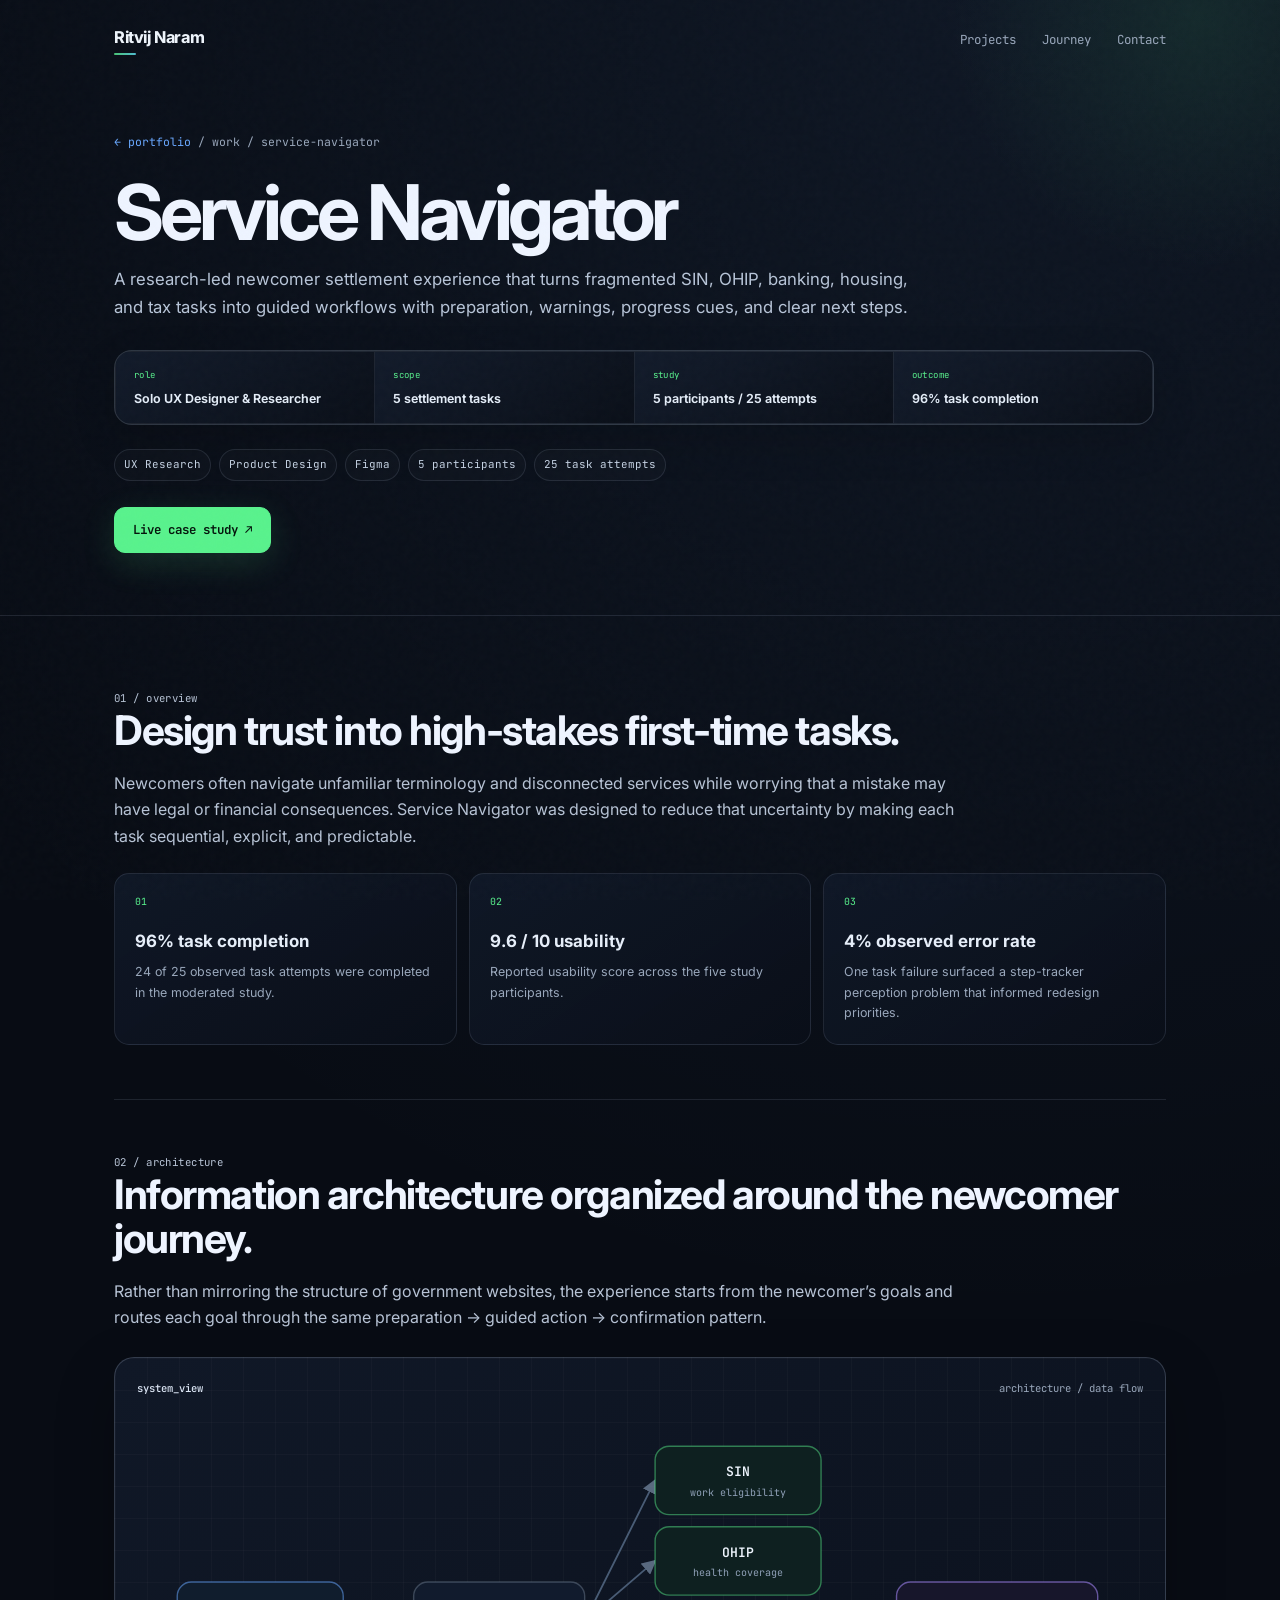
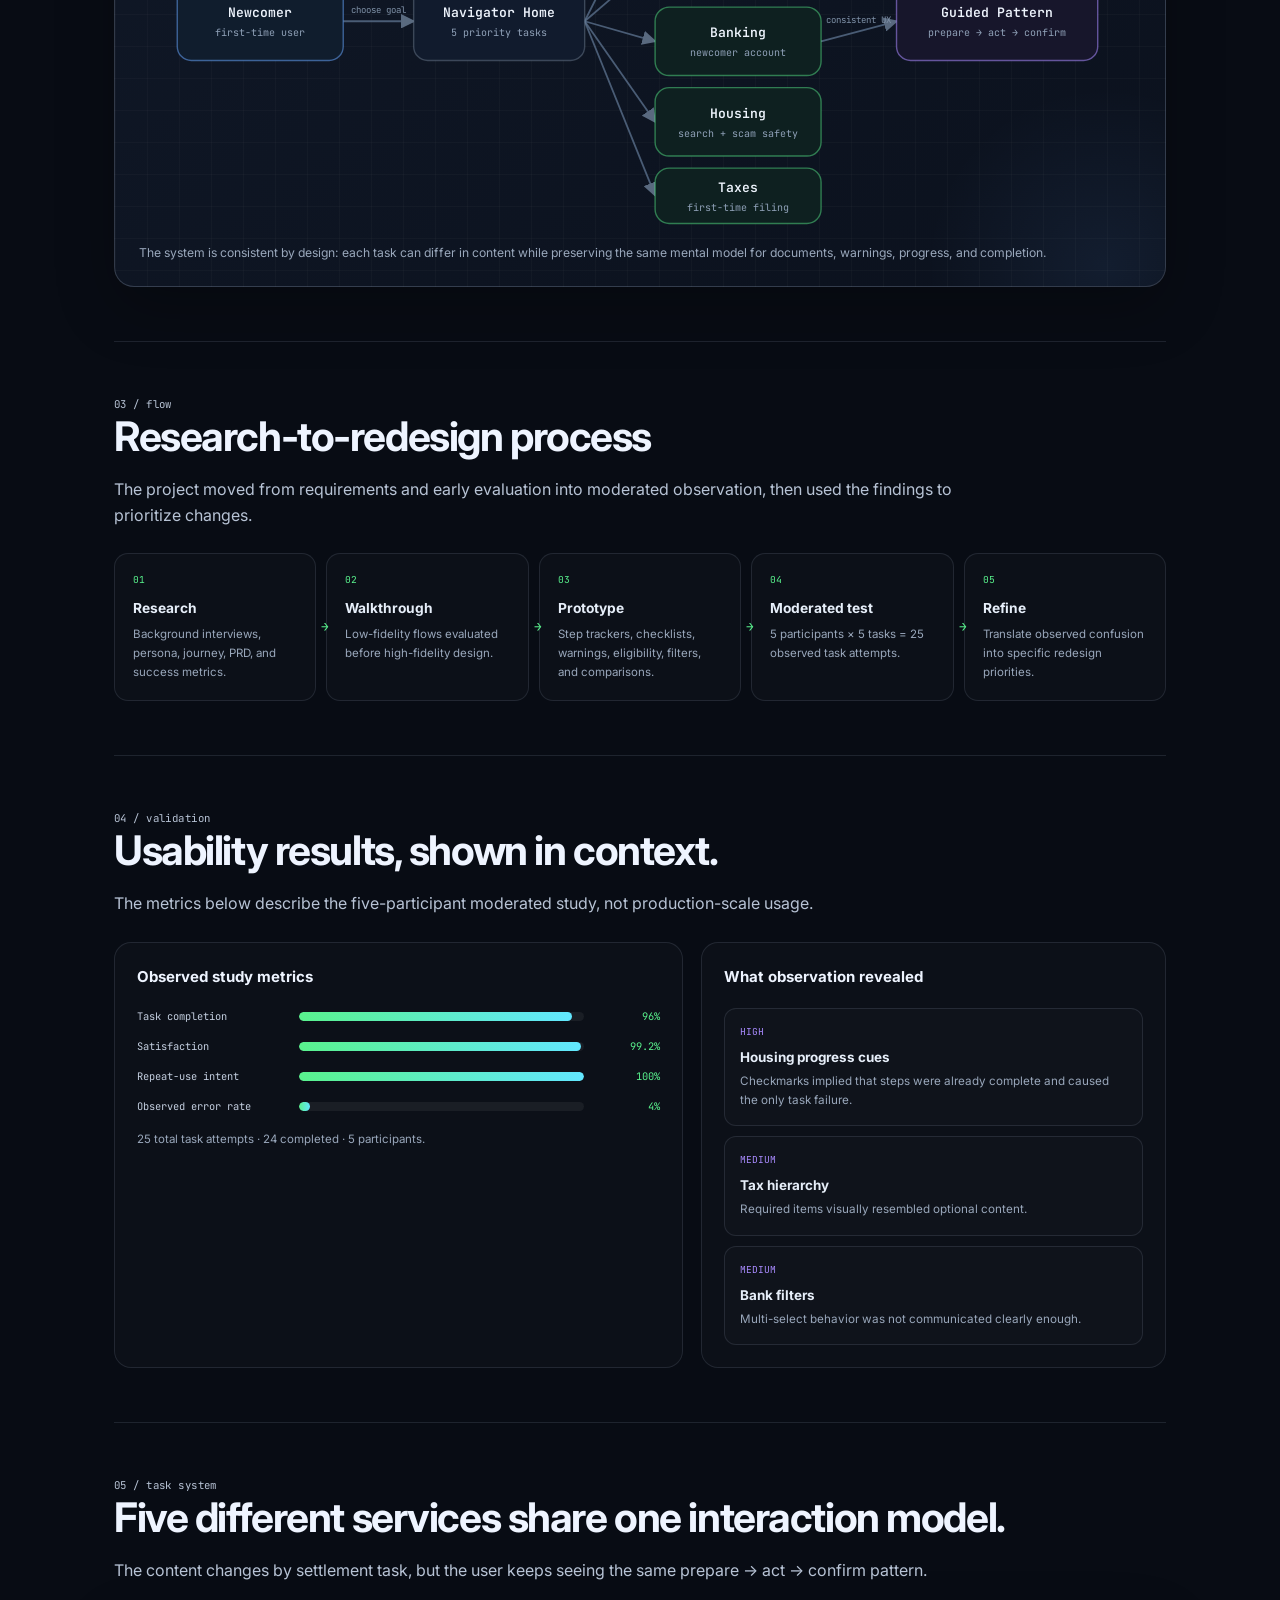
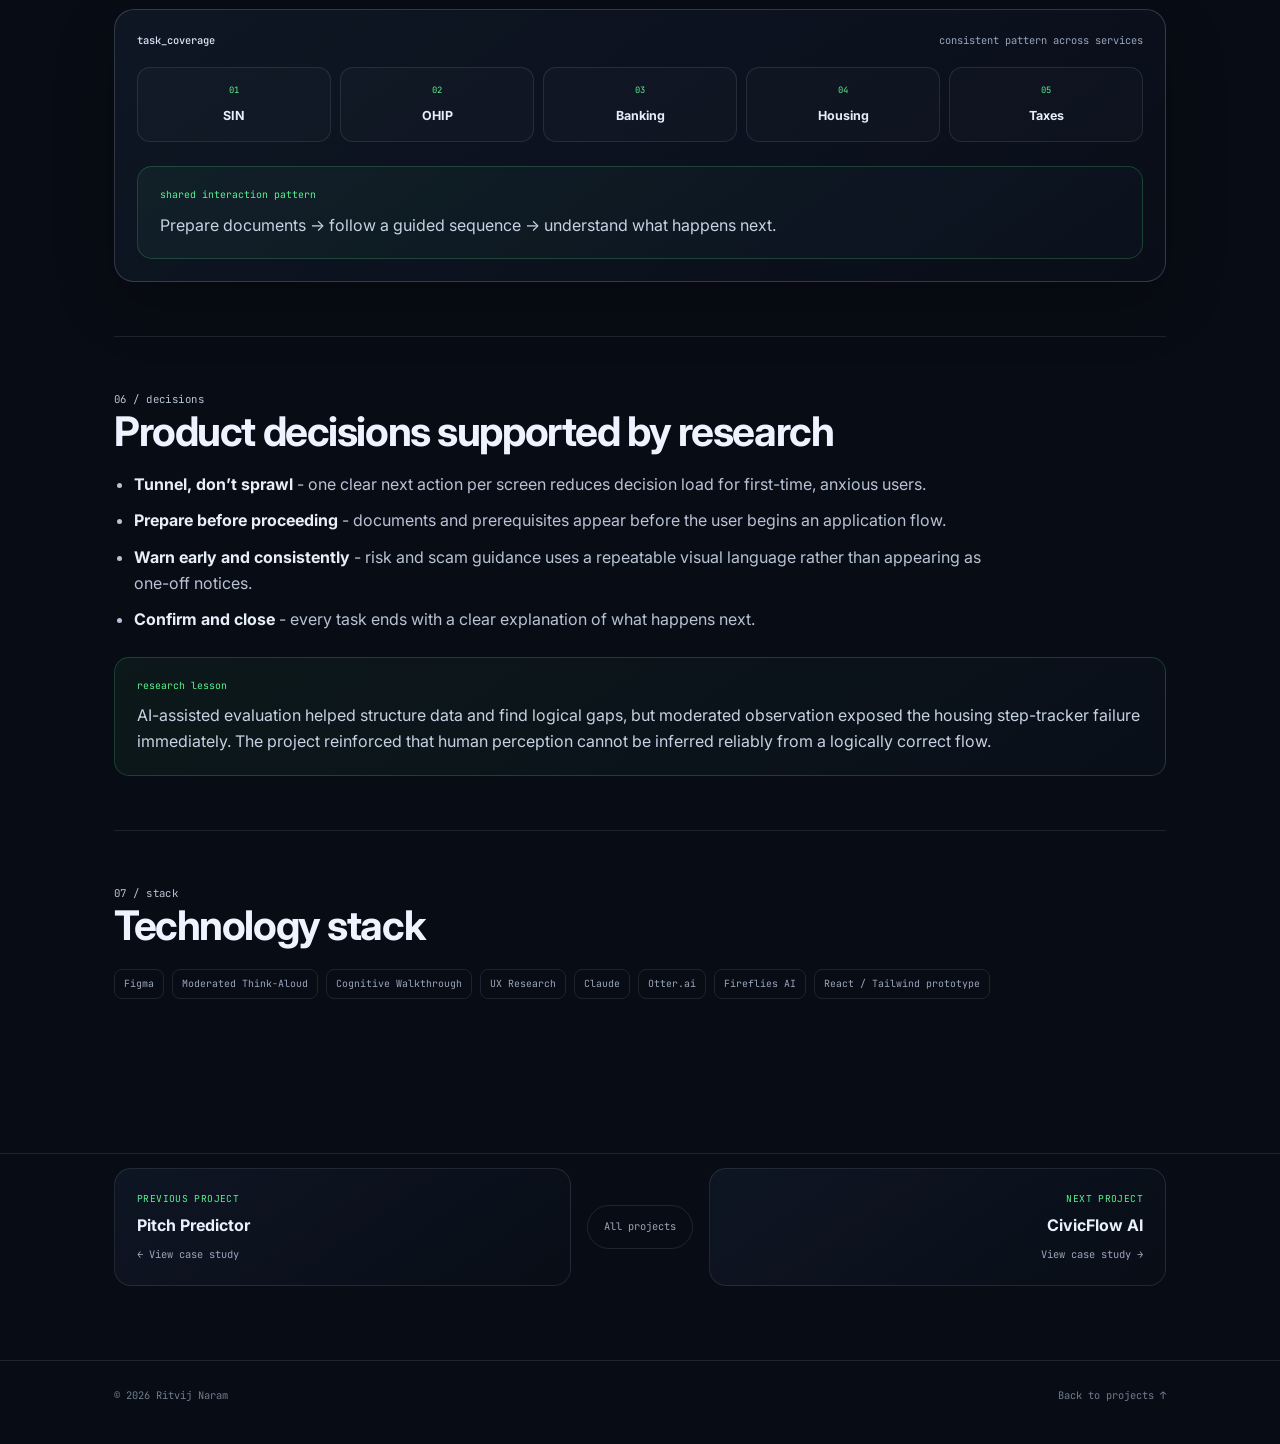
<file: work/service-navigator.html>
<!DOCTYPE html>
<html lang="en">
<head>
  <meta charset="UTF-8">
  <meta name="viewport" content="width=device-width, initial-scale=1.0">
  <title>Service Navigator - Case Study - Ritvij Naram</title>
  <meta name="description" content="UX research and product design case study for a newcomer settlement guide in Canada.">
  <meta name="theme-color" content="#080c14">
  <link rel="preconnect" href="https://fonts.googleapis.com">
  <link rel="preconnect" href="https://fonts.gstatic.com" crossorigin>
  <link href="https://fonts.googleapis.com/css2?family=Inter:wght@400;500;600;700;800&family=JetBrains+Mono:wght@400;500;600;700&display=swap" rel="stylesheet">
  <link rel="stylesheet" href="../assets/style.css">
</head>
<body class="case-page">
  <div class="page-noise" aria-hidden="true"></div>
  <nav class="nav scrolled" aria-label="Primary navigation">
    <div class="wrap nav-inner">
      <a class="brand" href="../index.html#top"><span class="brand-name">Ritvij Naram</span></a>
      <button class="nav-toggle" type="button" aria-label="Toggle navigation" aria-expanded="false"><span></span><span></span></button>
      <div class="nav-right">
        <ul class="nav-links">
          <li><a href="../index.html#projects">Projects</a></li>
          <li><a href="../index.html#journey">Journey</a></li>
          <li><a href="../index.html#contact">Contact</a></li>
        </ul>
      </div>
    </div>
    <div class="scroll-progress" aria-hidden="true"><span></span></div>
  </nav>

  <header class="case-hero">
    <div class="wrap">
      <div class="case-back"><a href="../index.html#projects">← portfolio</a> / work / service-navigator</div>
      <h1>Service Navigator</h1>
      <p class="case-lede">A research-led newcomer settlement experience that turns fragmented SIN, OHIP, banking, housing, and tax tasks into guided workflows with preparation, warnings, progress cues, and clear next steps.</p>
      <div class="case-snapshot" aria-label="Project snapshot">
        <div class="case-snapshot-item"><span>role</span><strong>Solo UX Designer & Researcher</strong></div>
        <div class="case-snapshot-item"><span>scope</span><strong>5 settlement tasks</strong></div>
        <div class="case-snapshot-item"><span>study</span><strong>5 participants / 25 attempts</strong></div>
        <div class="case-snapshot-item"><span>outcome</span><strong>96% task completion</strong></div>
      </div>
      <div class="case-meta"><span>UX Research</span><span>Product Design</span><span>Figma</span><span>5 participants</span><span>25 task attempts</span></div>
      <div class="case-actions"><a class="btn btn-primary" href="https://ritvij-service-nav-portfolio.lovable.app" target="_blank" rel="noopener">Live case study ↗</a></div>
    </div>
  </header>

  <main class="wrap case-body">
    <div class="case-layout">
      <section class="case-section reveal">
        <p class="case-kicker">01 / overview</p>
        <h2>Design trust into high-stakes first-time tasks.</h2>
        <p>Newcomers often navigate unfamiliar terminology and disconnected services while worrying that a mistake may have legal or financial consequences. Service Navigator was designed to reduce that uncertainty by making each task sequential, explicit, and predictable.</p>
        <div class="case-summary-grid"><div class="case-summary-card"><span>01</span><strong>96% task completion</strong><p>24 of 25 observed task attempts were completed in the moderated study.</p></div><div class="case-summary-card"><span>02</span><strong>9.6 / 10 usability</strong><p>Reported usability score across the five study participants.</p></div><div class="case-summary-card"><span>03</span><strong>4% observed error rate</strong><p>One task failure surfaced a step-tracker perception problem that informed redesign priorities.</p></div></div>
      </section>

      <section class="case-section reveal">
        <p class="case-kicker">02 / architecture</p>
        <h2>Information architecture organized around the newcomer journey.</h2>
        <p>Rather than mirroring the structure of government websites, the experience starts from the newcomer’s goals and routes each goal through the same preparation → guided action → confirmation pattern.</p>
        <div class="architecture-card">
<div class="architecture-title"><strong>system_view</strong><span>architecture / data flow</span></div>
<svg class="architecture-svg" viewBox="0 0 1000 420" role="img" aria-label="Project architecture diagram">
  <defs><marker id="arrow" markerWidth="8" markerHeight="8" refX="7" refY="4" orient="auto"><path d="M0,0 L8,4 L0,8 Z" fill="#6f829a"/></marker></defs>
  <path class="edge" d="M 205 209 L 275 209"/>
<text class="edge-label" x="240" y="201">choose goal</text>
<path class="edge" d="M 445 209 L 515 69"/>
<path class="edge" d="M 445 209 L 515 149"/>
<path class="edge" d="M 445 209 L 515 229"/>
<path class="edge" d="M 445 209 L 515 309"/>
<path class="edge" d="M 445 209 L 515 382"/>
<path class="edge" d="M 680 229 L 755 209"/>
<text class="edge-label" x="717.5" y="211">consistent UX</text>
  <rect class="node node-user" x="40" y="170" width="165" height="78" rx="14"/>
<text class="label" x="122.5" y="205">Newcomer</text>
<text class="sub" x="122.5" y="224">first-time user</text>
<rect class="node" x="275" y="170" width="170" height="78" rx="14"/>
<text class="label" x="360" y="205">Navigator Home</text>
<text class="sub" x="360" y="224">5 priority tasks</text>
<rect class="node node-data" x="515" y="35" width="165" height="68" rx="14"/>
<text class="label" x="597.5" y="65">SIN</text>
<text class="sub" x="597.5" y="84">work eligibility</text>
<rect class="node node-data" x="515" y="115" width="165" height="68" rx="14"/>
<text class="label" x="597.5" y="145">OHIP</text>
<text class="sub" x="597.5" y="164">health coverage</text>
<rect class="node node-data" x="515" y="195" width="165" height="68" rx="14"/>
<text class="label" x="597.5" y="225">Banking</text>
<text class="sub" x="597.5" y="244">newcomer account</text>
<rect class="node node-data" x="515" y="275" width="165" height="68" rx="14"/>
<text class="label" x="597.5" y="305">Housing</text>
<text class="sub" x="597.5" y="324">search + scam safety</text>
<rect class="node node-data" x="515" y="355" width="165" height="55" rx="14"/>
<text class="label" x="597.5" y="378.5">Taxes</text>
<text class="sub" x="597.5" y="397.5">first-time filing</text>
<rect class="node node-ai" x="755" y="170" width="200" height="78" rx="14"/>
<text class="label" x="855" y="205">Guided Pattern</text>
<text class="sub" x="855" y="224">prepare → act → confirm</text>
</svg>
<p class="diagram-caption">The system is consistent by design: each task can differ in content while preserving the same mental model for documents, warnings, progress, and completion.</p>
</div>
      </section>

      <section class="case-section reveal">
        <p class="case-kicker">03 / flow</p>
        <h2>Research-to-redesign process</h2>
        <p>The project moved from requirements and early evaluation into moderated observation, then used the findings to prioritize changes.</p>
        <div class="flow-track"><div class="flow-step"><span>01</span><strong>Research</strong><p>Background interviews, persona, journey, PRD, and success metrics.</p></div><div class="flow-step"><span>02</span><strong>Walkthrough</strong><p>Low-fidelity flows evaluated before high-fidelity design.</p></div><div class="flow-step"><span>03</span><strong>Prototype</strong><p>Step trackers, checklists, warnings, eligibility, filters, and comparisons.</p></div><div class="flow-step"><span>04</span><strong>Moderated test</strong><p>5 participants × 5 tasks = 25 observed task attempts.</p></div><div class="flow-step"><span>05</span><strong>Refine</strong><p>Translate observed confusion into specific redesign priorities.</p></div></div>
      </section>

      <section class="case-section reveal">
<p class="case-kicker">04 / validation</p>
<h2>Usability results, shown in context.</h2>
<p>The metrics below describe the five-participant moderated study, not production-scale usage.</p>
<div class="metric-visual">
  <div class="metric-panel">
    <h3>Observed study metrics</h3>
    <div class="bar-row"><span class="bar-label">Task completion</span><div class="bar-track"><div class="bar-fill" style="--value:96%"></div></div><span class="bar-value">96%</span></div>
    <div class="bar-row"><span class="bar-label">Satisfaction</span><div class="bar-track"><div class="bar-fill" style="--value:99.2%"></div></div><span class="bar-value">99.2%</span></div>
    <div class="bar-row"><span class="bar-label">Repeat-use intent</span><div class="bar-track"><div class="bar-fill" style="--value:100%"></div></div><span class="bar-value">100%</span></div>
    <div class="bar-row"><span class="bar-label">Observed error rate</span><div class="bar-track"><div class="bar-fill" style="--value:4%"></div></div><span class="bar-value">4%</span></div>
    <p class="metric-note">25 total task attempts · 24 completed · 5 participants.</p>
  </div>
  <div class="metric-panel">
    <h3>What observation revealed</h3>
    <div class="insight-list">
      <div class="insight"><span>HIGH</span><strong>Housing progress cues</strong><p>Checkmarks implied that steps were already complete and caused the only task failure.</p></div>
      <div class="insight"><span>MEDIUM</span><strong>Tax hierarchy</strong><p>Required items visually resembled optional content.</p></div>
      <div class="insight"><span>MEDIUM</span><strong>Bank filters</strong><p>Multi-select behavior was not communicated clearly enough.</p></div>
    </div>
  </div>
</div>
</section>

      <section class="case-section reveal">
        <p class="case-kicker">05 / task system</p>
        <h2>Five different services share one interaction model.</h2>
        <p>The content changes by settlement task, but the user keeps seeing the same prepare → act → confirm pattern.</p>
        <div class="visual-showcase">
          <div class="visual-showcase-title"><strong>task_coverage</strong><span>consistent pattern across services</span></div>
          <div class="task-map">
            <div class="task-pill"><span>01</span><strong>SIN</strong></div>
            <div class="task-pill"><span>02</span><strong>OHIP</strong></div>
            <div class="task-pill"><span>03</span><strong>Banking</strong></div>
            <div class="task-pill"><span>04</span><strong>Housing</strong></div>
            <div class="task-pill"><span>05</span><strong>Taxes</strong></div>
          </div>
          <div class="case-callout"><span>shared interaction pattern</span><p>Prepare documents → follow a guided sequence → understand what happens next.</p></div>
        </div>
      </section>

      <section class="case-section reveal">
        <p class="case-kicker">06 / decisions</p>
        <h2>Product decisions supported by research</h2>
        <ul><li><strong>Tunnel, don’t sprawl</strong> - one clear next action per screen reduces decision load for first-time, anxious users.</li><li><strong>Prepare before proceeding</strong> - documents and prerequisites appear before the user begins an application flow.</li><li><strong>Warn early and consistently</strong> - risk and scam guidance uses a repeatable visual language rather than appearing as one-off notices.</li><li><strong>Confirm and close</strong> - every task ends with a clear explanation of what happens next.</li></ul>
        <div class="case-callout"><span>research lesson</span><p>AI-assisted evaluation helped structure data and find logical gaps, but moderated observation exposed the housing step-tracker failure immediately. The project reinforced that human perception cannot be inferred reliably from a logically correct flow.</p></div>
      </section>

      <section class="case-section reveal">
        <p class="case-kicker">07 / stack</p>
        <h2>Technology stack</h2>
        <div class="case-tech"><span>Figma</span><span>Moderated Think-Aloud</span><span>Cognitive Walkthrough</span><span>UX Research</span><span>Claude</span><span>Otter.ai</span><span>Fireflies AI</span><span>React / Tailwind prototype</span></div>
      </section>
    </div>
  </main>

  <div class="case-project-nav-wrap">
    <div class="wrap case-project-nav" aria-label="Project navigation">
      <a class="case-project-link previous" href="pitch-predictor.html">
        <span>Previous project</span>
        <strong>Pitch Predictor</strong>
        <small>← View case study</small>
      </a>
      <a class="case-project-all" href="../index.html#projects">All projects</a>
      <a class="case-project-link next" href="civicflow.html">
        <span>Next project</span>
        <strong>CivicFlow AI</strong>
        <small>View case study →</small>
      </a>
    </div>
  </div>

  <footer>
    <div class="wrap footer-inner"><span>© 2026 Ritvij Naram</span><a href="../index.html#projects">Back to projects ↑</a></div>
  </footer>
  <script src="../assets/script.js"></script>
</body>
</html>
</file>
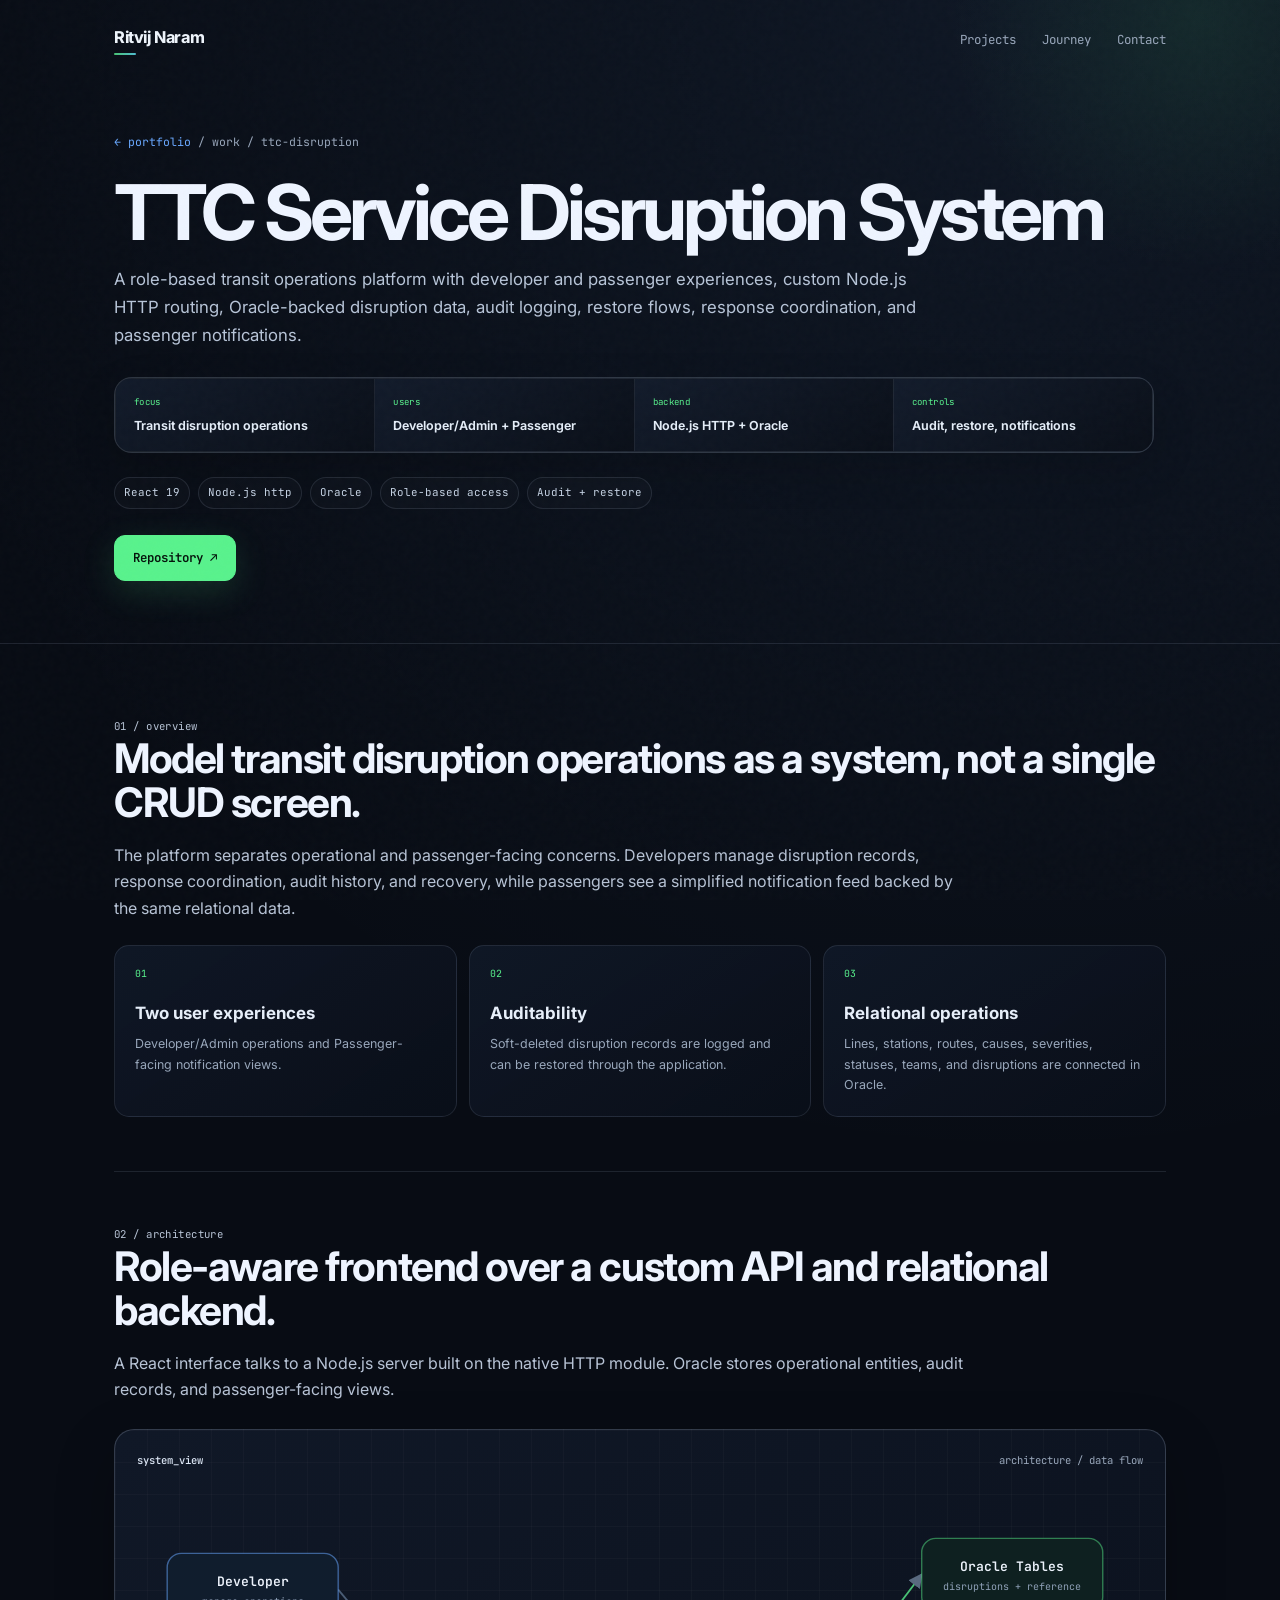
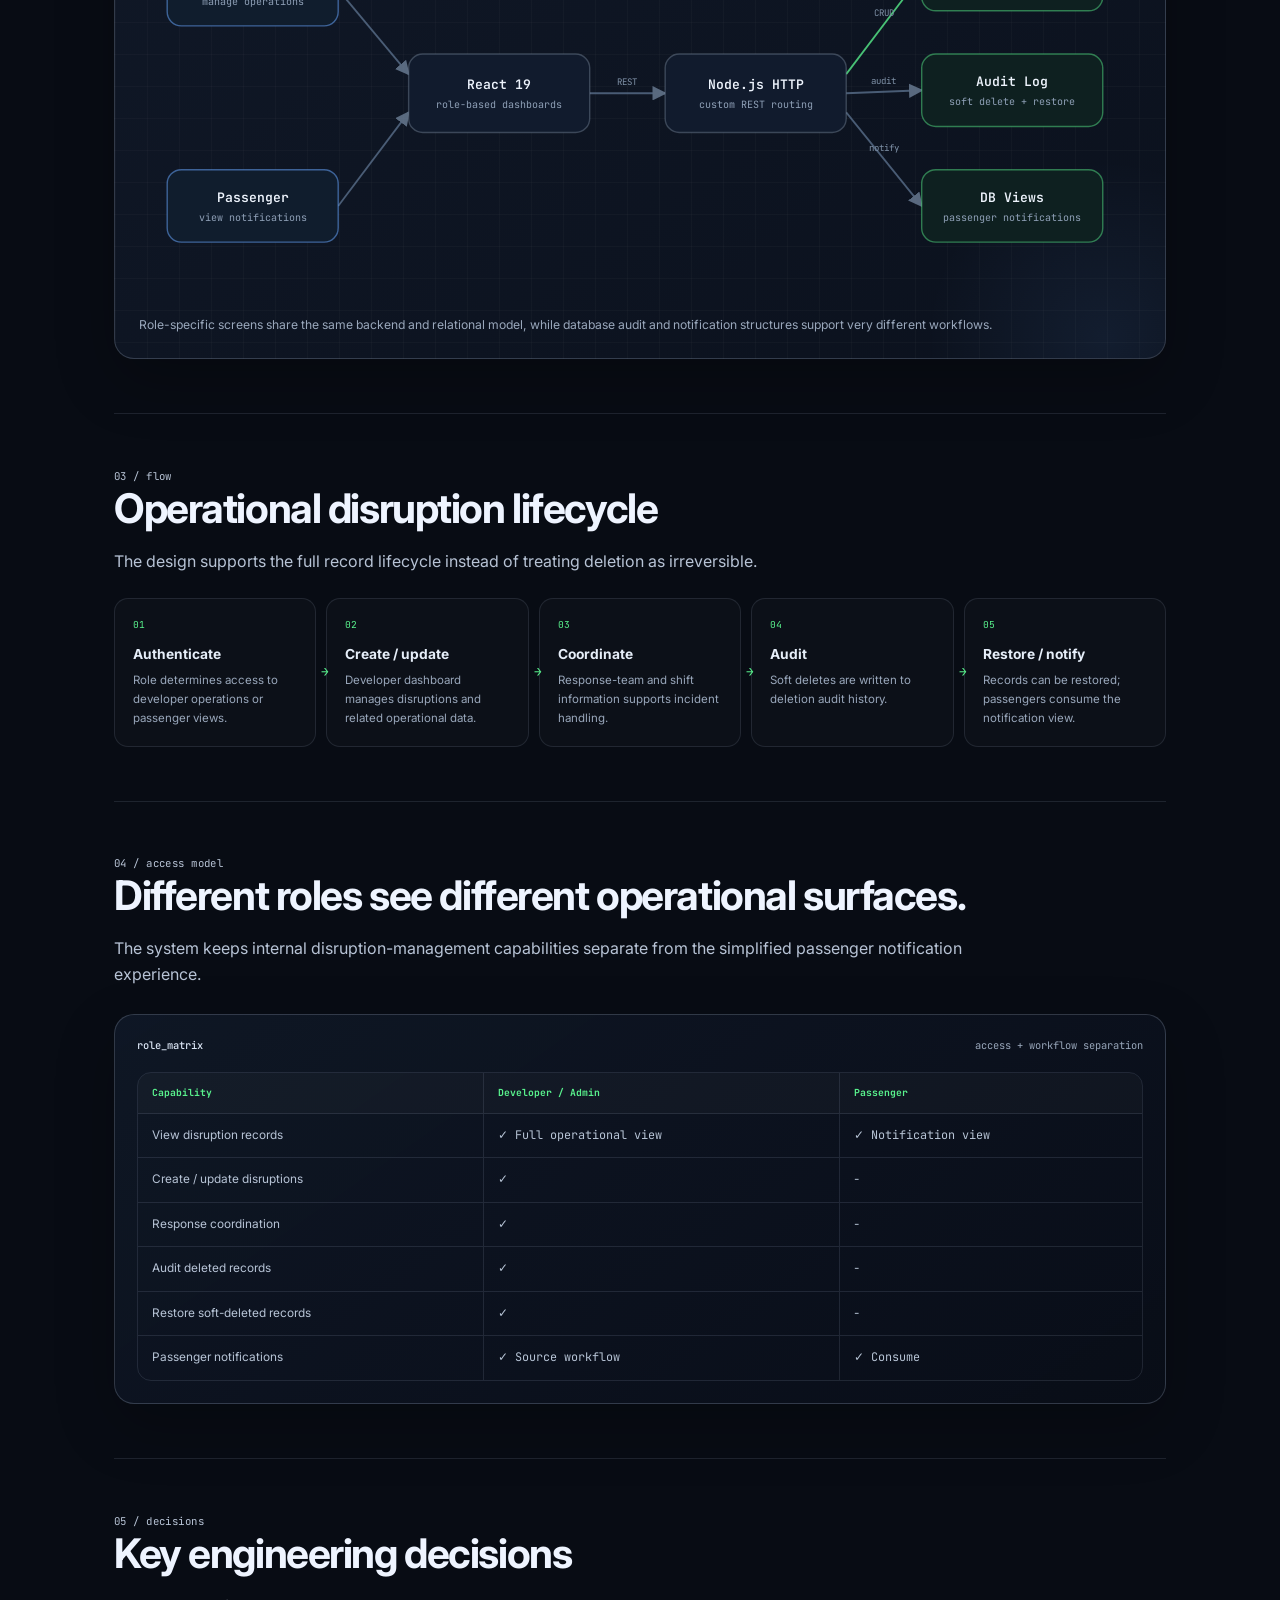
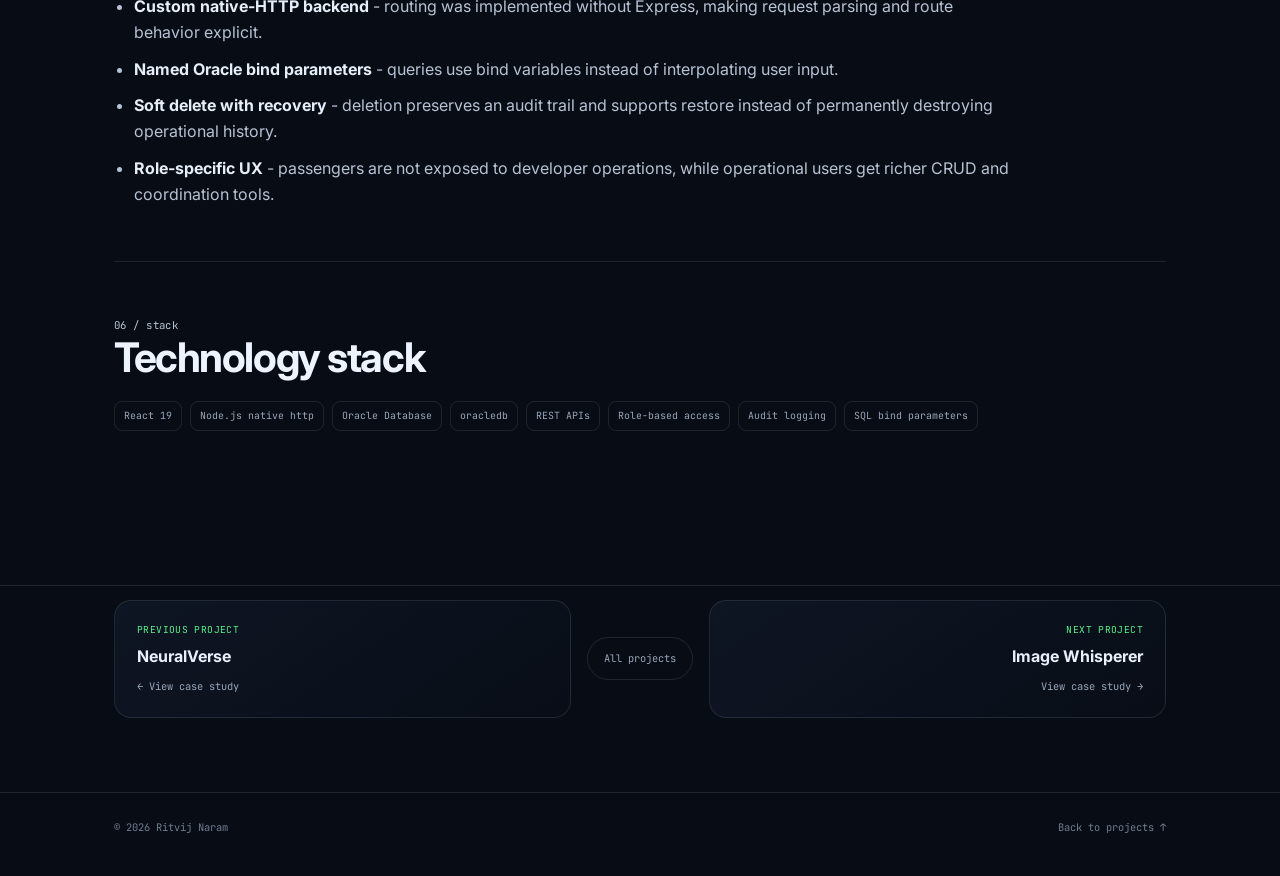
<file: work/ttc-disruption.html>
<!DOCTYPE html>
<html lang="en">
<head>
  <meta charset="UTF-8">
  <meta name="viewport" content="width=device-width, initial-scale=1.0">
  <title>TTC Service Disruption System - Case Study - Ritvij Naram</title>
  <meta name="description" content="Architecture case study for a role-based transit disruption platform using React, Node.js, and Oracle.">
  <meta name="theme-color" content="#080c14">
  <link rel="preconnect" href="https://fonts.googleapis.com">
  <link rel="preconnect" href="https://fonts.gstatic.com" crossorigin>
  <link href="https://fonts.googleapis.com/css2?family=Inter:wght@400;500;600;700;800&family=JetBrains+Mono:wght@400;500;600;700&display=swap" rel="stylesheet">
  <link rel="stylesheet" href="../assets/style.css">
</head>
<body class="case-page">
  <div class="page-noise" aria-hidden="true"></div>
  <nav class="nav scrolled" aria-label="Primary navigation">
    <div class="wrap nav-inner">
      <a class="brand" href="../index.html#top"><span class="brand-name">Ritvij Naram</span></a>
      <button class="nav-toggle" type="button" aria-label="Toggle navigation" aria-expanded="false"><span></span><span></span></button>
      <div class="nav-right">
        <ul class="nav-links">
          <li><a href="../index.html#projects">Projects</a></li>
          <li><a href="../index.html#journey">Journey</a></li>
          <li><a href="../index.html#contact">Contact</a></li>
        </ul>
      </div>
    </div>
    <div class="scroll-progress" aria-hidden="true"><span></span></div>
  </nav>

  <header class="case-hero">
    <div class="wrap">
      <div class="case-back"><a href="../index.html#projects">← portfolio</a> / work / ttc-disruption</div>
      <h1>TTC Service Disruption System</h1>
      <p class="case-lede">A role-based transit operations platform with developer and passenger experiences, custom Node.js HTTP routing, Oracle-backed disruption data, audit logging, restore flows, response coordination, and passenger notifications.</p>
      <div class="case-snapshot" aria-label="Project snapshot">
        <div class="case-snapshot-item"><span>focus</span><strong>Transit disruption operations</strong></div>
        <div class="case-snapshot-item"><span>users</span><strong>Developer/Admin + Passenger</strong></div>
        <div class="case-snapshot-item"><span>backend</span><strong>Node.js HTTP + Oracle</strong></div>
        <div class="case-snapshot-item"><span>controls</span><strong>Audit, restore, notifications</strong></div>
      </div>
      <div class="case-meta"><span>React 19</span><span>Node.js http</span><span>Oracle</span><span>Role-based access</span><span>Audit + restore</span></div>
      <div class="case-actions"><a class="btn btn-primary" href="https://github.com/naramritvij/ttc-project" target="_blank" rel="noopener">Repository ↗</a></div>
    </div>
  </header>

  <main class="wrap case-body">
    <div class="case-layout">
      <section class="case-section reveal">
        <p class="case-kicker">01 / overview</p>
        <h2>Model transit disruption operations as a system, not a single CRUD screen.</h2>
        <p>The platform separates operational and passenger-facing concerns. Developers manage disruption records, response coordination, audit history, and recovery, while passengers see a simplified notification feed backed by the same relational data.</p>
        <div class="case-summary-grid"><div class="case-summary-card"><span>01</span><strong>Two user experiences</strong><p>Developer/Admin operations and Passenger-facing notification views.</p></div><div class="case-summary-card"><span>02</span><strong>Auditability</strong><p>Soft-deleted disruption records are logged and can be restored through the application.</p></div><div class="case-summary-card"><span>03</span><strong>Relational operations</strong><p>Lines, stations, routes, causes, severities, statuses, teams, and disruptions are connected in Oracle.</p></div></div>
      </section>

      <section class="case-section reveal">
        <p class="case-kicker">02 / architecture</p>
        <h2>Role-aware frontend over a custom API and relational backend.</h2>
        <p>A React interface talks to a Node.js server built on the native HTTP module. Oracle stores operational entities, audit records, and passenger-facing views.</p>
        <div class="architecture-card">
<div class="architecture-title"><strong>system_view</strong><span>architecture / data flow</span></div>
<svg class="architecture-svg" viewBox="0 0 1000 420" role="img" aria-label="Project architecture diagram">
  <defs><marker id="arrow" markerWidth="8" markerHeight="8" refX="7" refY="4" orient="auto"><path d="M0,0 L8,4 L0,8 Z" fill="#6f829a"/></marker></defs>
  <path class="edge" d="M 200 106 L 270 190"/>
<path class="edge" d="M 200 321 L 270 228"/>
<path class="edge" d="M 450 209 L 525 209"/>
<text class="edge-label" x="487.5" y="201">REST</text>
<path class="edge edge-accent" d="M 705 190 L 780 91"/>
<text class="edge-label" x="742.5" y="132.5">CRUD</text>
<path class="edge" d="M 705 209 L 780 206"/>
<text class="edge-label" x="742.5" y="199.5">audit</text>
<path class="edge" d="M 705 228 L 780 321"/>
<text class="edge-label" x="742.5" y="266.5">notify</text>
  <rect class="node node-user" x="30" y="70" width="170" height="72" rx="14"/>
<text class="label" x="115" y="102">Developer</text>
<text class="sub" x="115" y="121">manage operations</text>
<rect class="node node-user" x="30" y="285" width="170" height="72" rx="14"/>
<text class="label" x="115" y="317">Passenger</text>
<text class="sub" x="115" y="336">view notifications</text>
<rect class="node" x="270" y="170" width="180" height="78" rx="14"/>
<text class="label" x="360" y="205">React 19</text>
<text class="sub" x="360" y="224">role-based dashboards</text>
<rect class="node" x="525" y="170" width="180" height="78" rx="14"/>
<text class="label" x="615" y="205">Node.js HTTP</text>
<text class="sub" x="615" y="224">custom REST routing</text>
<rect class="node node-data" x="780" y="55" width="180" height="72" rx="14"/>
<text class="label" x="870" y="87">Oracle Tables</text>
<text class="sub" x="870" y="106">disruptions + reference</text>
<rect class="node node-data" x="780" y="170" width="180" height="72" rx="14"/>
<text class="label" x="870" y="202">Audit Log</text>
<text class="sub" x="870" y="221">soft delete + restore</text>
<rect class="node node-data" x="780" y="285" width="180" height="72" rx="14"/>
<text class="label" x="870" y="317">DB Views</text>
<text class="sub" x="870" y="336">passenger notifications</text>
</svg>
<p class="diagram-caption">Role-specific screens share the same backend and relational model, while database audit and notification structures support very different workflows.</p>
</div>
      </section>

      <section class="case-section reveal">
        <p class="case-kicker">03 / flow</p>
        <h2>Operational disruption lifecycle</h2>
        <p>The design supports the full record lifecycle instead of treating deletion as irreversible.</p>
        <div class="flow-track"><div class="flow-step"><span>01</span><strong>Authenticate</strong><p>Role determines access to developer operations or passenger views.</p></div><div class="flow-step"><span>02</span><strong>Create / update</strong><p>Developer dashboard manages disruptions and related operational data.</p></div><div class="flow-step"><span>03</span><strong>Coordinate</strong><p>Response-team and shift information supports incident handling.</p></div><div class="flow-step"><span>04</span><strong>Audit</strong><p>Soft deletes are written to deletion audit history.</p></div><div class="flow-step"><span>05</span><strong>Restore / notify</strong><p>Records can be restored; passengers consume the notification view.</p></div></div>
      </section>

      

      <section class="case-section reveal">
        <p class="case-kicker">04 / access model</p>
        <h2>Different roles see different operational surfaces.</h2>
        <p>The system keeps internal disruption-management capabilities separate from the simplified passenger notification experience.</p>
        <div class="visual-showcase">
          <div class="visual-showcase-title"><strong>role_matrix</strong><span>access + workflow separation</span></div>
          <table class="role-matrix">
            <thead><tr><th>Capability</th><th>Developer / Admin</th><th>Passenger</th></tr></thead>
            <tbody>
              <tr><td>View disruption records</td><td class="check">✓ Full operational view</td><td class="check">✓ Notification view</td></tr>
              <tr><td>Create / update disruptions</td><td class="check">✓</td><td>-</td></tr>
              <tr><td>Response coordination</td><td class="check">✓</td><td>-</td></tr>
              <tr><td>Audit deleted records</td><td class="check">✓</td><td>-</td></tr>
              <tr><td>Restore soft-deleted records</td><td class="check">✓</td><td>-</td></tr>
              <tr><td>Passenger notifications</td><td class="check">✓ Source workflow</td><td class="check">✓ Consume</td></tr>
            </tbody>
          </table>
        </div>
      </section>

      <section class="case-section reveal">
        <p class="case-kicker">05 / decisions</p>
        <h2>Key engineering decisions</h2>
        <ul><li><strong>Custom native-HTTP backend</strong> - routing was implemented without Express, making request parsing and route behavior explicit.</li><li><strong>Named Oracle bind parameters</strong> - queries use bind variables instead of interpolating user input.</li><li><strong>Soft delete with recovery</strong> - deletion preserves an audit trail and supports restore instead of permanently destroying operational history.</li><li><strong>Role-specific UX</strong> - passengers are not exposed to developer operations, while operational users get richer CRUD and coordination tools.</li></ul>
        
      </section>

      <section class="case-section reveal">
        <p class="case-kicker">06 / stack</p>
        <h2>Technology stack</h2>
        <div class="case-tech"><span>React 19</span><span>Node.js native http</span><span>Oracle Database</span><span>oracledb</span><span>REST APIs</span><span>Role-based access</span><span>Audit logging</span><span>SQL bind parameters</span></div>
      </section>
    </div>
  </main>

  <div class="case-project-nav-wrap">
    <div class="wrap case-project-nav" aria-label="Project navigation">
      <a class="case-project-link previous" href="neuralverse.html">
        <span>Previous project</span>
        <strong>NeuralVerse</strong>
        <small>← View case study</small>
      </a>
      <a class="case-project-all" href="../index.html#projects">All projects</a>
      <a class="case-project-link next" href="image-whisperer.html">
        <span>Next project</span>
        <strong>Image Whisperer</strong>
        <small>View case study →</small>
      </a>
    </div>
  </div>

  <footer>
    <div class="wrap footer-inner"><span>© 2026 Ritvij Naram</span><a href="../index.html#projects">Back to projects ↑</a></div>
  </footer>
  <script src="../assets/script.js"></script>
</body>
</html>
</file>
<file: assets/style.css>
:root{
  --bg:#080c14;
  --bg-soft:#0d1320;
  --panel:#101827;
  --panel-2:#131d2f;
  --line:rgba(148,163,184,.16);
  --line-strong:rgba(148,163,184,.28);
  --text:#eef4ff;
  --muted:#99a7bb;
  --muted-2:#6f7d91;
  --green:#59f28d;
  --green-2:#23c965;
  --blue:#69a8ff;
  --purple:#a98bff;
  --cyan:#62e7ff;
  --mono:'JetBrains Mono',ui-monospace,SFMono-Regular,Menlo,Consolas,monospace;
  --sans:'Inter',-apple-system,BlinkMacSystemFont,'Segoe UI',sans-serif;
  --max:1180px;
  --edge:clamp(20px,5vw,64px);
  --radius:18px;
  --shadow:0 30px 80px rgba(0,0,0,.35);
}

*{box-sizing:border-box}
html{scroll-behavior:smooth}
body{
  margin:0;
  background:
    radial-gradient(circle at 75% 0%,rgba(64,116,255,.09),transparent 27%),
    radial-gradient(circle at 20% 5%,rgba(89,242,141,.06),transparent 30%),
    var(--bg);
  color:var(--text);
  font-family:var(--sans);
  line-height:1.65;
  overflow-x:hidden;
  -webkit-font-smoothing:antialiased;
}
.skip-link{
  position:fixed;left:18px;top:14px;z-index:5000;padding:9px 12px;border:1px solid var(--green);
  border-radius:8px;background:#08101a;color:var(--text);font-family:var(--mono);font-size:.7rem;
  transform:translateY(-160%);transition:transform .2s ease
}
.skip-link:focus{transform:translateY(0)}
body.nav-open{overflow:hidden}
a{color:inherit;text-decoration:none}
button,input{font:inherit}
img{max-width:100%;display:block}
::selection{background:rgba(89,242,141,.25);color:#fff}
:focus-visible{outline:2px solid var(--green);outline-offset:3px}

@view-transition{navigation:auto}
::view-transition-old(root){animation:page-out .22s cubic-bezier(.4,0,1,1) both}
::view-transition-new(root){animation:page-in .42s cubic-bezier(.16,1,.3,1) both}
@keyframes page-out{to{opacity:0;transform:scale(.992);filter:blur(3px)}}
@keyframes page-in{from{opacity:0;transform:translateY(10px) scale(.995);filter:blur(5px)}}

.page-noise{
  position:fixed;
  inset:0;
  z-index:999;
  pointer-events:none;
  opacity:.035;
  background-image:url("data:image/svg+xml,%3Csvg viewBox='0 0 180 180' xmlns='http://www.w3.org/2000/svg'%3E%3Cfilter id='n'%3E%3CfeTurbulence type='fractalNoise' baseFrequency='.8' numOctaves='4' stitchTiles='stitch'/%3E%3C/filter%3E%3Crect width='100%25' height='100%25' filter='url(%23n)' opacity='.55'/%3E%3C/svg%3E");
}

.wrap{width:min(var(--max),100%);margin:0 auto;padding-inline:var(--edge)}
.section{padding:112px 0;border-top:1px solid var(--line)}
.section-alt{background:linear-gradient(180deg,rgba(255,255,255,.015),rgba(255,255,255,0))}

/* nav */
.nav{
  position:fixed;
  inset:0 0 auto;
  z-index:100;
  border-bottom:1px solid transparent;
  transition:background .25s ease,border-color .25s ease,backdrop-filter .25s ease;
}
.nav.scrolled{
  background:rgba(8,12,20,.78);
  backdrop-filter:blur(18px);
  border-color:var(--line);
}
.nav-inner{height:76px;display:flex;align-items:center;justify-content:space-between;gap:24px}
.brand{
  display:inline-flex;align-items:center;
  font-family:var(--sans);font-size:1.02rem;font-weight:750;letter-spacing:-.025em;color:#eef4fb;
  transition:color .22s ease,opacity .22s ease
}
.brand:hover{color:#fff}
.brand-name{position:relative;display:inline-block;padding-bottom:2px}
.brand-name::after{
  content:"";position:absolute;left:0;bottom:-3px;width:22px;height:2px;border-radius:999px;
  background:linear-gradient(90deg,var(--green),var(--cyan));opacity:.8;
  transition:width .28s cubic-bezier(.16,1,.3,1),opacity .22s ease
}
.brand:hover .brand-name::after{width:100%;opacity:1}
.nav-right{display:flex;align-items:center;gap:34px}
.availability{
  display:flex;align-items:center;gap:8px;
  font-family:var(--mono);font-size:.72rem;color:var(--muted);
  padding:7px 10px;border:1px solid var(--line);border-radius:999px;background:rgba(255,255,255,.02)
}
.availability-dot{
  width:7px;height:7px;border-radius:50%;background:var(--green);
  box-shadow:0 0 0 4px rgba(89,242,141,.1),0 0 18px rgba(89,242,141,.65)
}
.nav-links{display:flex;list-style:none;gap:26px;margin:0;padding:0}
.nav-links a{
  position:relative;font-family:var(--mono);font-size:.78rem;color:var(--muted);
  transition:color .25s ease
}
.nav-links a::after{
  content:"";position:absolute;left:0;right:0;bottom:-9px;height:1px;
  background:linear-gradient(90deg,var(--green),var(--cyan));
  transform:scaleX(0);transform-origin:left;opacity:0;
  transition:transform .28s cubic-bezier(.16,1,.3,1),opacity .2s ease
}
.nav-links a:hover,.nav-links a.active{color:var(--text)}
.nav-links a.active::after{transform:scaleX(1);opacity:1}
.scroll-progress{
  position:absolute;left:0;right:0;bottom:-1px;height:2px;overflow:hidden;pointer-events:none
}
.scroll-progress span{
  display:block;width:100%;height:100%;transform:scaleX(var(--scroll-progress,0));
  transform-origin:left center;
  background:linear-gradient(90deg,var(--green),var(--cyan) 52%,var(--purple));
  box-shadow:0 0 14px rgba(98,231,255,.42)
}
.nav-toggle{display:none;background:none;border:0;padding:8px;cursor:pointer}
.nav-toggle span{display:block;width:22px;height:1px;background:var(--text);margin:6px 0}

/* hero */
.hero{
  min-height:100vh;
  position:relative;
  display:flex;
  align-items:center;
  overflow:hidden;
  padding:130px 0 86px;
}
.hero-grid{
  position:absolute;inset:0;pointer-events:none;
  background-image:
    linear-gradient(rgba(255,255,255,.035) 1px,transparent 1px),
    linear-gradient(90deg,rgba(255,255,255,.035) 1px,transparent 1px);
  background-size:52px 52px;
  mask-image:linear-gradient(to bottom,rgba(0,0,0,.7),transparent 82%);
}
#hero-canvas{position:absolute;inset:0;width:100%;height:100%;opacity:.72;pointer-events:none}
.hero-layout{
  position:relative;z-index:2;
  display:grid;grid-template-columns:minmax(0,1.15fr) minmax(330px,.75fr);gap:72px;align-items:center
}
.eyebrow{
  display:flex;align-items:center;gap:9px;flex-wrap:wrap;
  font-family:var(--mono);font-size:.8rem;color:var(--muted);margin-bottom:24px
}
.terminal-prompt{color:var(--green)}
.typing-target{color:#c8d4e6}
.caret{
  display:inline-block;width:8px;height:1.1em;background:var(--green);
  animation:blink 1s steps(1) infinite
}
@keyframes blink{50%{opacity:0}}
.hero h1{
  margin:0;max-width:790px;
  font-size:clamp(3rem,6.7vw,6.45rem);
  line-height:.98;letter-spacing:-.055em;font-weight:800
}
.gradient-text{
  display:block;
  background:linear-gradient(95deg,var(--green) 0%,var(--cyan) 45%,var(--purple) 100%);
  -webkit-background-clip:text;background-clip:text;color:transparent;
  padding-bottom:.08em
}
.hero-lede{
  max-width:700px;margin:30px 0 0;color:#bbc8da;
  font-size:clamp(1.05rem,1.5vw,1.2rem)
}
.hero-role-line{
  display:flex;flex-wrap:wrap;gap:8px 14px;align-items:center;
  margin-top:24px;font-family:var(--mono);font-size:.78rem;color:var(--muted)
}
.hero-role-line strong{font-weight:500;color:#d7e0ee}
.hero-actions{display:flex;flex-wrap:wrap;gap:12px;margin-top:32px}
.btn{
  min-height:46px;
  display:inline-flex;align-items:center;justify-content:center;gap:9px;
  padding:0 18px;border:1px solid var(--line-strong);border-radius:11px;
  background:rgba(255,255,255,.025);
  position:relative;overflow:hidden;
  font-family:var(--mono);font-size:.78rem;font-weight:600;
  transition:translate .18s cubic-bezier(.16,1,.3,1),transform .2s ease,border-color .2s ease,background .2s ease,box-shadow .2s ease
}
.btn:hover{transform:translateY(-2px);border-color:rgba(105,168,255,.55);background:rgba(105,168,255,.06)}
.btn-primary{
  color:#04130b;background:var(--green);border-color:var(--green);
  box-shadow:0 10px 34px rgba(89,242,141,.15)
}
.btn-primary::after{
  content:"";position:absolute;inset:-55%;pointer-events:none;
  background:linear-gradient(105deg,transparent 40%,rgba(255,255,255,.42) 50%,transparent 60%);
  transform:translateX(-75%) rotate(8deg);opacity:0;
  transition:transform .68s cubic-bezier(.16,1,.3,1),opacity .2s ease
}
.btn-primary:hover::after{transform:translateX(75%) rotate(8deg);opacity:.72}
.btn-primary:hover{background:#72f5a0;border-color:#72f5a0;box-shadow:0 14px 40px rgba(89,242,141,.23)}
.btn-ghost{background:transparent}
.hero-metrics{
  display:grid;grid-template-columns:repeat(3,1fr);gap:1px;
  margin-top:46px;border:1px solid var(--line);border-radius:14px;overflow:hidden;background:var(--line)
}
.metric{background:rgba(10,15,25,.84);padding:17px 16px}
.metric strong{display:block;font-family:var(--mono);font-size:.93rem;color:#fff;margin-bottom:5px}
.metric span{display:block;font-size:.7rem;color:var(--muted);line-height:1.45}

/* identity card */
.identity-card{
  position:relative;overflow:hidden;
  border:1px solid var(--line-strong);border-radius:24px;
  padding:26px;background:linear-gradient(145deg,rgba(19,29,47,.91),rgba(9,14,24,.93));
  box-shadow:var(--shadow)
}
.identity-card::before{
  content:"";position:absolute;inset:0;padding:1px;border-radius:24px;
  background:linear-gradient(145deg,rgba(89,242,141,.32),transparent 35%,rgba(105,168,255,.18) 70%,transparent);
  -webkit-mask:linear-gradient(#000 0 0) content-box,linear-gradient(#000 0 0);
  -webkit-mask-composite:xor;mask-composite:exclude;pointer-events:none
}
.identity-glow{
  position:absolute;width:220px;height:220px;border-radius:50%;
  right:-100px;top:-100px;background:rgba(105,168,255,.13);filter:blur(8px)
}
.identity-top{display:flex;align-items:center;gap:16px;position:relative}
.avatar{width:82px;height:82px;border-radius:19px;object-fit:cover;border:1px solid var(--line-strong)}
.identity-kicker{font-family:var(--mono);font-size:.67rem;color:var(--green)}
.identity-top h2{font-size:1.34rem;margin:4px 0 2px}
.identity-top p{margin:0;color:var(--muted);font-size:.85rem}
.system-panel{
  position:relative;margin-top:28px;border:1px solid var(--line);border-radius:14px;
  overflow:hidden;background:rgba(3,8,16,.48)
}
.panel-title{
  display:flex;align-items:center;gap:8px;padding:11px 13px;border-bottom:1px solid var(--line);
  font-family:var(--mono);font-size:.7rem;color:var(--muted)
}
.panel-title span{width:7px;height:7px;border-radius:50%;background:var(--green)}
.system-row{
  display:flex;justify-content:space-between;gap:18px;padding:10px 13px;
  border-bottom:1px solid rgba(148,163,184,.08);font-family:var(--mono);font-size:.69rem
}
.system-row:last-child{border-bottom:0}
.system-row span{color:var(--muted-2)}
.system-row strong{font-weight:500;text-align:right}
.status-live{color:var(--green)}
.identity-code{
  margin-top:18px;padding:16px;border-radius:13px;
  font-family:var(--mono);font-size:.72rem;color:#dce7f8;
  background:rgba(105,168,255,.045);border:1px solid rgba(105,168,255,.12)
}
.identity-code span{color:var(--green)}
.identity-code .code-muted{color:var(--purple)}
.scroll-cue{
  position:absolute;left:50%;bottom:28px;z-index:2;
  transform:translateX(-50%);display:flex;align-items:center;gap:10px;
  font-family:var(--mono);font-size:.64rem;color:var(--muted-2)
}
.scroll-cue i{width:40px;height:1px;background:linear-gradient(90deg,var(--muted-2),transparent)}

/* section headers */
.section-heading{
  display:grid;grid-template-columns:1.15fr .85fr;gap:70px;align-items:end;margin-bottom:46px
}
.section-kicker{
  margin:0 0 10px;font-family:var(--mono);font-size:.72rem;color:var(--green);letter-spacing:.04em
}
.section-heading h2,.contact-copy h2{
  margin:0;font-size:clamp(2rem,4vw,3.4rem);line-height:1.05;letter-spacing:-.04em
}
.section-intro{margin:0;color:var(--muted);font-size:.98rem}

/* about */
.about-section{position:relative;overflow:hidden}
.about-section::after{
  content:"";position:absolute;width:520px;height:520px;border-radius:50%;
  right:-210px;top:12%;pointer-events:none;
  background:radial-gradient(circle,rgba(98,231,255,.06),transparent 68%);
  filter:blur(4px)
}
.about-shell{
  --spot-x:50%;--spot-y:50%;
  position:relative;z-index:1;overflow:hidden;
  display:grid;grid-template-columns:minmax(0,1.18fr) minmax(300px,.82fr);
  border:1px solid var(--line-strong);border-radius:24px;
  background:linear-gradient(145deg,rgba(15,24,39,.92),rgba(8,13,22,.96));
  box-shadow:0 28px 80px rgba(0,0,0,.24)
}
.about-shell::before{
  content:"";position:absolute;inset:0;pointer-events:none;opacity:.75;
  background:radial-gradient(520px circle at var(--spot-x) var(--spot-y),rgba(98,231,255,.085),transparent 48%)
}
.about-story{
  position:relative;z-index:1;padding:38px 40px;border-right:1px solid var(--line)
}
.about-story-topline{
  display:flex;justify-content:space-between;align-items:center;gap:18px;flex-wrap:wrap;
  margin-bottom:42px;font-family:var(--mono);font-size:.67rem
}
.about-label{color:var(--green)}
.about-status{display:inline-flex;align-items:center;gap:7px;color:var(--muted)}
.about-status i{
  width:6px;height:6px;border-radius:50%;background:var(--green);
  box-shadow:0 0 0 4px rgba(89,242,141,.08),0 0 14px rgba(89,242,141,.4)
}
.about-story h3{
  max-width:650px;margin:0 0 20px;font-size:clamp(1.7rem,3vw,2.65rem);
  line-height:1.08;letter-spacing:-.04em
}
.about-story p{max-width:700px;margin:0;color:#b8c5d8;font-size:.95rem}
.about-story p+p{margin-top:16px}
.about-principle{
  margin-top:34px;padding:16px 18px;border:1px solid rgba(89,242,141,.16);
  border-radius:13px;background:rgba(89,242,141,.035)
}
.about-principle span{
  display:block;margin-bottom:6px;font-family:var(--mono);font-size:.62rem;color:var(--muted-2)
}
.about-principle strong{
  font-family:var(--mono);font-size:.75rem;font-weight:500;color:#dce8f7
}
.about-proof{
  position:relative;z-index:1;display:flex;flex-direction:column
}
.proof-card{
  --spot-x:50%;--spot-y:50%;
  position:relative;overflow:hidden;display:grid;grid-template-columns:110px 1fr;gap:20px;
  align-items:center;min-height:150px;padding:28px;
  border-bottom:1px solid var(--line);
  opacity:0;transform:translateX(16px);
  transition:
    opacity .55s cubic-bezier(.16,1,.3,1),
    transform .7s cubic-bezier(.16,1,.3,1),
    background .3s ease
}
.about-shell.is-visible .proof-card{opacity:1;transform:none}
.about-shell.is-visible .proof-card:nth-child(1){transition-delay:.12s}
.about-shell.is-visible .proof-card:nth-child(2){transition-delay:.2s}
.about-shell.is-visible .proof-card:nth-child(3){transition-delay:.28s}
.proof-card:last-child{border-bottom:0}
.proof-card::before{
  content:"";position:absolute;inset:0;pointer-events:none;opacity:0;
  background:radial-gradient(260px circle at var(--spot-x) var(--spot-y),rgba(89,242,141,.09),transparent 62%);
  transition:opacity .3s ease
}
.proof-card:hover{background:rgba(255,255,255,.018)}
.proof-card:hover::before{opacity:1}
.proof-value{
  position:relative;z-index:1;font-family:var(--mono);font-size:1.05rem;font-weight:700;
  color:var(--green);letter-spacing:-.03em
}
.proof-card>div:last-child{position:relative;z-index:1}
.proof-card h3{margin:0 0 5px;font-size:.98rem}
.proof-card p{margin:0;color:var(--muted);font-size:.8rem;line-height:1.55}

/* project toolbar + grid */
.project-toolbar{
  display:flex;justify-content:space-between;align-items:center;gap:24px;
  margin-bottom:22px
}
.filter-group{display:flex;flex-wrap:wrap;gap:8px}
.filter{
  border:1px solid var(--line);background:transparent;color:var(--muted);
  border-radius:999px;padding:8px 13px;font-family:var(--mono);font-size:.7rem;cursor:pointer;
  transition:all .2s ease
}
.filter:hover,.filter.active{color:#06110b;background:var(--green);border-color:var(--green)}
.repo-count{font-family:var(--mono);font-size:.68rem;color:var(--muted)}
.repo-count strong{color:var(--text)}
.project-grid{display:grid;grid-template-columns:repeat(2,minmax(0,1fr));gap:18px}
.project-card{
  min-height:390px;
  position:relative;overflow:hidden;display:flex;flex-direction:column;
  padding:24px;border:1px solid var(--line);border-radius:var(--radius);
  background:linear-gradient(145deg,rgba(16,24,39,.86),rgba(10,15,25,.95));
  transition:transform .28s ease,border-color .28s ease,box-shadow .28s ease,opacity .25s ease
}
.project-card::before{
  content:"";position:absolute;inset:0;z-index:0;pointer-events:none;opacity:0;
  background:radial-gradient(360px circle at var(--spot-x,50%) var(--spot-y,50%),rgba(105,168,255,.11),transparent 58%);
  transition:opacity .3s ease
}
.project-card:hover::before{opacity:1}
.project-card>*{position:relative;z-index:1}
.project-card::after{
  content:"";position:absolute;inset:auto -30% -65% 38%;height:240px;
  background:radial-gradient(circle,rgba(105,168,255,.12),transparent 65%);pointer-events:none
}
.project-card:hover{
  transform:translateY(-6px);border-color:rgba(105,168,255,.36);
  box-shadow:0 24px 60px rgba(0,0,0,.25)
}
.project-card.featured{border-color:rgba(89,242,141,.22)}
.project-card.featured:hover{
  box-shadow:
    0 24px 70px rgba(0,0,0,.34),
    0 0 0 1px rgba(89,242,141,.08) inset,
    0 0 42px rgba(89,242,141,.045)
}
.project-card.filtered-out{display:none}
.card-topline{display:flex;justify-content:space-between;gap:10px;align-items:center}
.project-index{font-family:var(--mono);font-size:.7rem;color:var(--muted-2)}
.project-state{
  font-family:var(--mono);font-size:.62rem;color:var(--green);
  border:1px solid rgba(89,242,141,.18);background:rgba(89,242,141,.055);
  border-radius:999px;padding:5px 8px
}
.project-icon{
  width:54px;height:54px;display:grid;place-items:center;margin:29px 0 18px;
  border:1px solid rgba(105,168,255,.2);border-radius:15px;
  background:linear-gradient(145deg,rgba(105,168,255,.12),rgba(169,139,255,.07));
  color:var(--cyan);
  box-shadow:inset 0 1px 0 rgba(255,255,255,.05),0 10px 28px rgba(0,0,0,.18);
  overflow:hidden
}
.project-icon svg{
  width:30px;height:30px;fill:none;stroke:currentColor;stroke-width:1.8;
  stroke-linecap:round;stroke-linejoin:round
}
.logo-localeco{
  color:#73f5a2;
  border-color:rgba(89,242,141,.28);
  background:radial-gradient(circle at 32% 22%,rgba(89,242,141,.22),transparent 42%),linear-gradient(145deg,#12261d,#0d1714)
}
.logo-pitch{
  color:#0b0e07;
  border-color:rgba(204,255,26,.52);
  background:#ccff1a;
  box-shadow:0 10px 30px rgba(204,255,26,.12),inset 0 1px 0 rgba(255,255,255,.35)
}
.pitch-mark{
  font-family:'Anton',Impact,sans-serif;font-size:28px;line-height:1;letter-spacing:-.02em
}
.logo-service-nav{
  color:#7af0d2;
  border-color:rgba(122,240,210,.28);
  background:radial-gradient(circle at 28% 18%,rgba(122,240,210,.18),transparent 48%),linear-gradient(145deg,#0f2022,#111722)
}
.logo-civicflow{
  color:#72b6ff;
  background:radial-gradient(circle at 50% 45%,rgba(105,168,255,.2),transparent 55%),linear-gradient(145deg,#111d32,#0d1420)
}
.logo-rna{
  color:#b79cff;
  border-color:rgba(169,139,255,.3);
  background:radial-gradient(circle at 35% 25%,rgba(169,139,255,.2),transparent 50%),linear-gradient(145deg,#19152d,#0e1020)
}
.logo-neural{
  color:#79e9ff;
  border-color:rgba(98,231,255,.3);
  background:radial-gradient(circle at 50% 38%,rgba(98,231,255,.18),transparent 48%),linear-gradient(145deg,#101d2c,#111226)
}
.logo-ttc{
  color:#ff727d;
  border-color:rgba(255,114,125,.26);
  background:radial-gradient(circle at 50% 20%,rgba(255,114,125,.16),transparent 48%),linear-gradient(145deg,#25151b,#12131d)
}
.logo-whisperer{
  color:#a9c6ff;
  border-color:rgba(105,168,255,.3);
  background:radial-gradient(circle at 75% 18%,rgba(169,139,255,.2),transparent 43%),linear-gradient(145deg,#111a2e,#131126)
}
.logo-flashcards{
  color:#ffd875;
  border-color:rgba(255,216,117,.26);
  background:radial-gradient(circle at 35% 20%,rgba(255,216,117,.17),transparent 45%),linear-gradient(145deg,#251e12,#12151d)
}
.logo-anomaly{
  color:#ff8a9b;
  border-color:rgba(255,138,155,.26);
  background:radial-gradient(circle at 50% 45%,rgba(255,90,120,.16),transparent 50%),linear-gradient(145deg,#26131b,#11141d)
}
.logo-nora{
  color:#7fdcff;
  border-color:rgba(98,231,255,.27);
  background:radial-gradient(circle at 30% 20%,rgba(98,231,255,.16),transparent 48%),linear-gradient(145deg,#0f1d28,#12151f)
}
.project-card h3{font-size:1.34rem;letter-spacing:-.025em;margin:0 0 10px}
.project-card>p{margin:0;color:#aebbd0;font-size:.9rem}
.project-impact{
  margin:16px 0 0;padding-left:12px;border-left:2px solid rgba(89,242,141,.45);
  color:#d5dfef;font-family:var(--mono);font-size:.67rem;line-height:1.55
}
.tags{display:flex;flex-wrap:wrap;gap:7px;margin-top:auto;padding-top:22px}
.tags span{
  padding:5px 8px;border-radius:7px;border:1px solid var(--line);
  font-family:var(--mono);font-size:.62rem;color:var(--muted)
}
.card-links{
  display:flex;flex-wrap:wrap;gap:16px;padding-top:17px;margin-top:17px;border-top:1px solid var(--line)
}
.card-links a{font-family:var(--mono);font-size:.7rem;color:var(--blue)}
.card-links a:hover{color:#9bc5ff}
.repository-note{
  margin-top:18px;padding:20px 22px;border:1px dashed var(--line-strong);border-radius:14px;
  display:flex;gap:16px;align-items:flex-start;background:rgba(255,255,255,.015)
}
.repo-note-icon{
  min-width:42px;height:42px;display:grid;place-items:center;border-radius:10px;
  border:1px solid var(--line);font-family:var(--mono);font-size:.65rem;color:var(--green)
}
.repository-note strong{font-size:.9rem}
.repository-note p{margin:5px 0 0;color:var(--muted);font-size:.84rem}
.repository-note a{color:var(--blue)}
.repository-note code{font-family:var(--mono);font-size:.77rem;color:#cbd6e8}

/* timeline */
.timeline{--timeline-progress:0;position:relative;max-width:930px;margin-left:auto}
.timeline::before,
.timeline::after{
  content:"";position:absolute;left:8px;top:6px;bottom:8px;width:1px;z-index:0
}
.timeline::before{background:var(--line-strong)}
.timeline::after{
  background:linear-gradient(180deg,var(--green),var(--cyan),var(--purple));
  transform:scaleY(var(--timeline-progress));
  transform-origin:top;
  box-shadow:0 0 18px rgba(89,242,141,.24);
  transition:transform .08s linear
}
.timeline-item{position:relative;z-index:1;padding:0 0 42px 45px}
.timeline-item:last-child{padding-bottom:0}
.timeline-dot{
  position:absolute;left:1px;top:4px;width:15px;height:15px;border-radius:50%;
  background:var(--bg);border:2px solid var(--purple);
  transition:border-color .28s ease,background .28s ease,box-shadow .28s ease,transform .28s cubic-bezier(.16,1,.3,1)
}
.timeline-item.is-passed .timeline-dot{
  border-color:var(--green);
  background:rgba(89,242,141,.13);
  box-shadow:0 0 0 5px rgba(89,242,141,.055),0 0 20px rgba(89,242,141,.18);
  transform:scale(1.05)
}
.timeline-dot.active{
  border-color:var(--green);
  box-shadow:0 0 0 5px rgba(89,242,141,.08),0 0 18px rgba(89,242,141,.22)
}
.timeline-meta{font-family:var(--mono);font-size:.7rem;color:var(--green);margin-bottom:6px}
.timeline-item h3{margin:0;font-size:1.15rem}
.timeline-org{margin:3px 0 8px;color:#cbd6e8;font-size:.88rem}
.timeline-item>p:last-child{margin:0;max-width:720px;color:var(--muted);font-size:.9rem}

/* stack */
.stack-grid{display:grid;grid-template-columns:repeat(3,minmax(0,1fr));gap:14px}
.stack-card{
  --spot-x:50%;--spot-y:50%;
  position:relative;overflow:hidden;min-height:195px;padding:22px;
  border:1px solid var(--line);border-radius:16px;background:rgba(255,255,255,.018);
  transition:background .3s ease,border-color .3s ease,transform .35s cubic-bezier(.16,1,.3,1)
}
.stack-card::before{
  content:"";position:absolute;inset:0;pointer-events:none;opacity:0;
  background:radial-gradient(280px circle at var(--spot-x) var(--spot-y),rgba(169,139,255,.11),transparent 62%);
  transition:opacity .3s ease
}
.stack-card>*{position:relative;z-index:1}
.stack-card:hover{transform:translateY(-4px);border-color:rgba(169,139,255,.35);background:rgba(169,139,255,.025)}
.stack-card:hover::before{opacity:1}
.stack-number{font-family:var(--mono);font-size:.67rem;color:var(--purple)}
.stack-card h3{margin:38px 0 8px;font-size:1rem}
.stack-card p{margin:0;color:var(--muted);font-size:.85rem}

/* contact */
.contact-section{padding-bottom:80px}
.contact-shell{
  position:relative;overflow:hidden;
  padding:44px;border:1px solid var(--line-strong);border-radius:24px;
  background:
    radial-gradient(circle at 85% 20%,rgba(89,242,141,.1),transparent 25%),
    radial-gradient(circle at 65% 100%,rgba(105,168,255,.08),transparent 28%),
    linear-gradient(145deg,#111a2a,#0b111d);
  box-shadow:var(--shadow)
}
.contact-shell::after{
  content:"";position:absolute;inset:0;
  background-image:linear-gradient(rgba(255,255,255,.025) 1px,transparent 1px),linear-gradient(90deg,rgba(255,255,255,.025) 1px,transparent 1px);
  background-size:36px 36px;mask-image:linear-gradient(90deg,transparent,rgba(0,0,0,.55));pointer-events:none
}
.contact-copy{position:relative;z-index:1;max-width:710px}
.contact-copy p:last-child{color:var(--muted);max-width:650px}
.contact-actions{position:relative;z-index:1;display:flex;flex-wrap:wrap;gap:10px;margin-top:28px}
.contact-terminal{
  position:absolute;z-index:1;right:28px;bottom:20px;text-align:right;
  font-family:var(--mono);font-size:.65rem;color:var(--muted-2)
}
.contact-terminal span,.contact-terminal strong{display:block}
.contact-terminal strong{margin-top:3px;color:var(--green);font-weight:500}

/* footer */
footer{border-top:1px solid var(--line);padding:26px 0 40px}
.footer-inner{
  display:flex;align-items:center;justify-content:space-between;gap:20px;flex-wrap:wrap;
  font-family:var(--mono);font-size:.65rem;color:var(--muted-2)
}
.footer-inner a:hover{color:var(--text)}

/* motion system */
.reveal{
  opacity:0;
  transform:translate3d(0,30px,0) scale(.988);
  filter:blur(7px);
  transition:
    opacity .72s cubic-bezier(.16,1,.3,1),
    transform .86s cubic-bezier(.16,1,.3,1),
    filter .72s cubic-bezier(.16,1,.3,1);
  transition-delay:var(--reveal-delay,0ms);
  will-change:opacity,transform,filter
}
.reveal.is-visible{opacity:1;transform:translate3d(0,0,0) scale(1);filter:blur(0)}
.section-heading.reveal{transform:translate3d(0,22px,0)}
.section-heading.reveal.is-visible{transform:none}
.project-card.reveal{transform:translate3d(0,34px,0) scale(.982)}
.project-card.reveal.is-visible{transform:translate3d(0,0,0) scale(1)}


/* premium first-load intro */
.intro-screen{display:none}
.intro-pending .intro-screen{
  position:fixed;inset:0;z-index:3000;display:grid;place-items:center;overflow:hidden;
  background:
    radial-gradient(circle at 50% 45%,rgba(89,242,141,.09),transparent 24%),
    radial-gradient(circle at 70% 20%,rgba(105,168,255,.08),transparent 26%),
    #070b12;
}
.intro-active{overflow:hidden}
.intro-grid{
  position:absolute;inset:-10%;opacity:.32;
  background-image:linear-gradient(rgba(255,255,255,.035) 1px,transparent 1px),linear-gradient(90deg,rgba(255,255,255,.035) 1px,transparent 1px);
  background-size:52px 52px;
  animation:intro-grid-drift 2s cubic-bezier(.16,1,.3,1) both
}
.intro-orbit{position:absolute;border:1px solid rgba(98,231,255,.13);border-radius:50%;animation:intro-orbit 1.8s cubic-bezier(.16,1,.3,1) both}
.intro-orbit-a{width:420px;height:420px}
.intro-orbit-b{width:620px;height:620px;border-color:rgba(169,139,255,.09);animation-delay:.08s}
.intro-content{position:relative;z-index:2;text-align:center;padding:24px;animation:intro-content-in .72s .08s cubic-bezier(.16,1,.3,1) both}
.intro-overline{
  display:inline-block;margin-bottom:18px;font-family:var(--mono);font-size:.72rem;letter-spacing:.18em;
  text-transform:uppercase;color:var(--green)
}
.intro-content h1{margin:0;font-size:clamp(3rem,8vw,7.2rem);line-height:.92;letter-spacing:-.06em}
.intro-role{margin:18px 0 0;font-family:var(--mono);font-size:clamp(.9rem,2vw,1.15rem);color:#d8e4f3}
.intro-rule{width:min(310px,62vw);height:1px;margin:24px auto 18px;background:rgba(255,255,255,.08);overflow:hidden}
.intro-rule span{display:block;width:100%;height:100%;background:linear-gradient(90deg,var(--green),var(--cyan),var(--purple));transform-origin:left;animation:intro-rule 1.15s .28s cubic-bezier(.16,1,.3,1) both}
.intro-subline{margin:0;color:var(--muted);font-size:.82rem}
.intro-leaving .intro-content{animation:intro-content-out .42s cubic-bezier(.4,0,1,1) both}
.intro-leaving .intro-screen{animation:intro-screen-out .52s cubic-bezier(.4,0,1,1) both}
@keyframes intro-content-in{from{opacity:0;transform:translateY(18px) scale(.98);filter:blur(8px)}to{opacity:1;transform:none;filter:blur(0)}}
@keyframes intro-content-out{to{opacity:0;transform:translateY(-10px) scale(1.01);filter:blur(5px)}}
@keyframes intro-screen-out{to{opacity:0;visibility:hidden}}
@keyframes intro-rule{from{transform:scaleX(0)}to{transform:scaleX(1)}}
@keyframes intro-orbit{from{opacity:0;transform:scale(.72) rotate(-8deg)}to{opacity:1;transform:scale(1) rotate(0)}}
@keyframes intro-grid-drift{from{transform:scale(1.08);opacity:0}to{transform:scale(1);opacity:.32}}

/* clickable project cards + action dock */
.project-card[data-case-study]{cursor:pointer;padding-bottom:82px}
.project-card[data-case-study]:focus-visible{outline:2px solid var(--green);outline-offset:4px}
.card-open-cue{
  position:absolute;right:22px;bottom:25px;z-index:2;
  font-family:var(--mono);font-size:.64rem;color:var(--blue);
  transition:opacity .22s ease,transform .28s cubic-bezier(.16,1,.3,1)
}
.project-card .card-links{
  position:absolute;left:18px;right:18px;bottom:16px;z-index:4;
  margin:0;padding:10px 12px;border:1px solid rgba(148,163,184,.2);border-radius:12px;
  background:rgba(8,12,20,.88);backdrop-filter:blur(16px);
  box-shadow:0 14px 36px rgba(0,0,0,.28)
}
.project-card .card-links a{
  display:inline-flex;align-items:center;min-height:31px;padding:5px 8px;border-radius:7px;
  transition:background .2s ease,color .2s ease
}
.project-card .card-links a:hover{background:rgba(105,168,255,.1);color:#dce9ff}
@media (hover:hover) and (pointer:fine){
  .project-card .card-links{opacity:0;transform:translateY(10px);pointer-events:none;transition:opacity .24s ease,transform .32s cubic-bezier(.16,1,.3,1)}
  .project-card:hover .card-links,.project-card:focus-within .card-links,.project-card:focus .card-links{opacity:1;transform:none;pointer-events:auto}
  .project-card:hover .card-open-cue,.project-card:focus-within .card-open-cue,.project-card:focus .card-open-cue{opacity:0;transform:translateY(-4px)}
}
@media (hover:none){
  .card-open-cue{display:none}
  .project-card .card-links{position:relative;left:auto;right:auto;bottom:auto;margin-top:auto}
  .project-card[data-case-study]{padding-bottom:24px}
}

/* case studies */
.case-page{background:radial-gradient(circle at 80% 0%,rgba(105,168,255,.07),transparent 28%),var(--bg)}
.case-hero{
  position:relative;overflow:hidden;padding:132px 0 62px;border-bottom:1px solid var(--line)
}
.case-hero::after{
  content:"";position:absolute;width:520px;height:520px;border-radius:50%;right:-180px;top:-240px;
  background:radial-gradient(circle,rgba(89,242,141,.09),transparent 68%);pointer-events:none
}
.case-hero .wrap{position:relative;z-index:1}
.case-back{font-family:var(--mono);font-size:.72rem;color:var(--muted)}
.case-back a{color:var(--blue)}
.case-hero h1{
  max-width:1000px;font-size:clamp(2.6rem,6vw,5.5rem);line-height:.98;
  letter-spacing:-.055em;margin:24px 0 16px
}
.case-lede{max-width:820px;margin:0;color:#b8c5d8;font-size:1.05rem}
.case-snapshot{
  display:grid;grid-template-columns:repeat(4,minmax(0,1fr));gap:1px;
  max-width:1040px;margin-top:28px;padding:1px;border:1px solid rgba(148,163,184,.14);
  border-radius:18px;overflow:hidden;background:rgba(148,163,184,.14);
  box-shadow:0 16px 44px rgba(0,0,0,.14)
}
.case-snapshot-item{
  min-width:0;padding:16px 18px;background:linear-gradient(145deg,rgba(17,26,42,.88),rgba(9,14,23,.94));
  transition:background .22s ease
}
.case-snapshot-item:hover{background:linear-gradient(145deg,rgba(20,32,49,.94),rgba(11,18,29,.98))}
.case-snapshot-item span{
  display:block;margin-bottom:7px;font-family:var(--mono);font-size:.57rem;letter-spacing:.04em;
  text-transform:lowercase;color:var(--green)
}
.case-snapshot-item strong{
  display:block;color:#e4edf8;font-size:.78rem;line-height:1.42;font-weight:650
}

.case-meta{
  display:flex;flex-wrap:wrap;gap:8px;margin-top:24px;
  font-family:var(--mono);font-size:.68rem
}
.case-meta span{
  padding:6px 9px;border:1px solid var(--line);border-radius:999px;color:#c5d2e3;
  background:rgba(255,255,255,.02)
}
.case-actions{display:flex;flex-wrap:wrap;gap:10px;margin-top:26px}
.case-body{padding:74px var(--edge) 100px}
.case-layout{display:grid;grid-template-columns:minmax(0,1fr);gap:0}
.case-section{padding:54px 0;border-bottom:1px solid var(--line)}
.case-section:first-child{padding-top:0}
.case-section:last-child{border-bottom:0}
.case-kicker{
  margin:0 0 10px;font-family:var(--mono);font-size:.67rem;letter-spacing:.04em;color:var(--green)
}
.case-section h2{
  margin:0 0 18px;font-size:clamp(1.7rem,3.2vw,2.55rem);line-height:1.08;letter-spacing:-.035em
}
.case-section>p,.case-copy p,.case-section li{color:#b7c3d5}
.case-section>p,.case-copy p{max-width:860px;margin:0}
.case-section>p+p,.case-copy p+p{margin-top:14px}
.case-section ul{max-width:900px;margin:18px 0 0;padding-left:20px}
.case-section li+li{margin-top:10px}
.case-section strong{color:#e6eef9}
.case-summary-grid{
  display:grid;grid-template-columns:repeat(3,minmax(0,1fr));gap:12px;margin-top:24px
}
.case-summary-card{
  min-height:126px;padding:20px;border:1px solid var(--line);border-radius:15px;
  background:linear-gradient(145deg,rgba(17,26,42,.82),rgba(10,15,25,.9))
}
.case-summary-card span{display:block;font-family:var(--mono);font-size:.62rem;color:var(--green);margin-bottom:18px}
.case-summary-card strong{display:block;font-size:1.06rem}
.case-summary-card p{margin:6px 0 0;color:var(--muted);font-size:.78rem}

/* architecture diagrams */
.architecture-card{
  position:relative;overflow:hidden;margin-top:26px;padding:22px;border:1px solid var(--line-strong);
  border-radius:20px;background:
    linear-gradient(rgba(255,255,255,.022) 1px,transparent 1px),
    linear-gradient(90deg,rgba(255,255,255,.022) 1px,transparent 1px),
    linear-gradient(145deg,#101827,#0b111d);
  background-size:32px 32px,32px 32px,auto;box-shadow:0 22px 60px rgba(0,0,0,.24)
}
.architecture-card::after{
  content:"";position:absolute;inset:auto -120px -160px auto;width:360px;height:360px;border-radius:50%;
  background:radial-gradient(circle,rgba(105,168,255,.08),transparent 70%);pointer-events:none
}
.architecture-title{
  position:relative;z-index:1;display:flex;align-items:center;justify-content:space-between;gap:16px;
  margin-bottom:14px;font-family:var(--mono);font-size:.66rem;color:var(--muted)
}
.architecture-title strong{color:#dce6f5;font-weight:500}
.architecture-svg{
  position:relative;z-index:1;display:block;width:100%;height:auto;min-height:310px
}
.architecture-svg .node{
  fill:#111b2d;stroke:rgba(148,163,184,.34);stroke-width:1.4
}
.architecture-svg .node-ai{fill:#17162b;stroke:rgba(169,139,255,.55)}
.architecture-svg .node-data{fill:#0e2020;stroke:rgba(89,242,141,.46)}
.architecture-svg .node-user{fill:#101d2d;stroke:rgba(105,168,255,.52)}
.architecture-svg .node-warn{fill:#25191a;stroke:rgba(255,138,155,.5)}
.architecture-svg .edge{
  fill:none;stroke:#5b718d;stroke-width:1.8;opacity:.78;marker-end:url(#arrow)
}
.architecture-svg .edge-accent{stroke:#59f28d}
.architecture-svg .edge-ai{stroke:#a98bff}
.architecture-svg .label{
  fill:#edf3fc;font-family:var(--mono);font-size:13px;font-weight:600;text-anchor:middle
}
.architecture-svg .sub{
  fill:#8fa0b7;font-family:var(--mono);font-size:10px;text-anchor:middle
}
.architecture-svg .edge-label{
  fill:#7f91a7;font-family:var(--mono);font-size:9px;text-anchor:middle
}
.diagram-caption{
  position:relative;z-index:1;margin:10px 2px 0;color:var(--muted);font-size:.76rem
}

/* process timelines and visual metrics */
.flow-track{
  display:grid;grid-template-columns:repeat(5,minmax(0,1fr));gap:10px;margin-top:24px
}
.flow-step{
  position:relative;padding:18px;border:1px solid var(--line);border-radius:14px;background:rgba(255,255,255,.018)
}
.flow-step::after{
  content:"→";position:absolute;right:-10px;top:50%;transform:translate(50%,-50%);
  color:var(--green);font-family:var(--mono);font-size:.8rem;z-index:2
}
.flow-step:last-child::after{display:none}
.flow-step span{display:block;font-family:var(--mono);font-size:.6rem;color:var(--green);margin-bottom:10px}
.flow-step strong{display:block;font-size:.86rem}
.flow-step p{margin:5px 0 0;color:var(--muted);font-size:.72rem}
.metric-visual{
  display:grid;grid-template-columns:1.1fr .9fr;gap:18px;margin-top:26px
}
.metric-panel{
  padding:22px;border:1px solid var(--line);border-radius:17px;background:rgba(255,255,255,.018)
}
.metric-panel h3{margin:0 0 18px;font-size:.94rem}
.bar-row{display:grid;grid-template-columns:150px 1fr 64px;gap:12px;align-items:center;margin:13px 0}
.bar-label{font-family:var(--mono);font-size:.65rem;color:#c6d1e2}
.bar-track{height:9px;border-radius:99px;background:rgba(255,255,255,.055);overflow:hidden}
.bar-fill{height:100%;width:var(--value);border-radius:inherit;background:linear-gradient(90deg,var(--green),var(--cyan))}
.bar-value{font-family:var(--mono);font-size:.65rem;color:var(--green);text-align:right}
.metric-note{margin:14px 0 0;color:var(--muted);font-size:.72rem}
.insight-list{display:grid;gap:10px}
.insight{
  padding:15px;border:1px solid var(--line);border-radius:12px;background:rgba(255,255,255,.014)
}
.insight span{display:block;font-family:var(--mono);font-size:.6rem;color:var(--purple);margin-bottom:6px}
.insight strong{display:block;font-size:.84rem}
.insight p{margin:4px 0 0;color:var(--muted);font-size:.73rem}

/* case study callouts */
.case-callout{
  margin-top:24px;padding:20px 22px;border:1px solid rgba(89,242,141,.2);border-radius:15px;
  background:linear-gradient(145deg,rgba(89,242,141,.055),rgba(105,168,255,.025))
}
.case-callout span{display:block;font-family:var(--mono);font-size:.62rem;color:var(--green);margin-bottom:8px}
.case-callout p{margin:0;color:#c6d2e3}
.case-tech{display:flex;flex-wrap:wrap;gap:8px;margin-top:22px}
.case-tech span{
  padding:6px 9px;border:1px solid var(--line);border-radius:8px;
  font-family:var(--mono);font-size:.62rem;color:var(--muted)
}


/* project-specific third visualizations */
.visual-showcase{
  margin-top:26px;padding:22px;border:1px solid var(--line-strong);border-radius:20px;
  background:linear-gradient(145deg,rgba(16,24,39,.9),rgba(9,14,24,.96));
  box-shadow:0 22px 60px rgba(0,0,0,.22)
}
.visual-showcase-title{
  display:flex;justify-content:space-between;gap:16px;align-items:center;margin-bottom:18px;
  font-family:var(--mono);font-size:.65rem;color:var(--muted)
}
.visual-showcase-title strong{color:#dce7f6;font-weight:500}
.mini-window{
  overflow:hidden;border:1px solid var(--line);border-radius:16px;background:#0b1220
}
.mini-window-bar{display:flex;align-items:center;gap:6px;padding:10px 12px;border-bottom:1px solid var(--line);background:rgba(255,255,255,.018)}
.mini-window-bar i{width:7px;height:7px;border-radius:50%;background:var(--muted-2)}
.mini-window-bar span{margin-left:8px;font-family:var(--mono);font-size:.61rem;color:var(--muted)}
.mini-window-body{padding:18px}
.ui-grid{display:grid;grid-template-columns:repeat(3,minmax(0,1fr));gap:10px}
.ui-card{padding:14px;border:1px solid var(--line);border-radius:12px;background:rgba(255,255,255,.018)}
.ui-card span{display:block;font-family:var(--mono);font-size:.58rem;color:var(--green);margin-bottom:7px}
.ui-card strong{display:block;font-size:.83rem}
.ui-card p{margin:5px 0 0;color:var(--muted);font-size:.7rem;line-height:1.45}
.phone-shell{
  width:min(340px,100%);margin:0 auto;padding:11px;border:1px solid rgba(148,163,184,.3);
  border-radius:30px;background:#070b12;box-shadow:0 18px 45px rgba(0,0,0,.32)
}
.phone-screen{overflow:hidden;min-height:500px;border-radius:22px;background:linear-gradient(180deg,#101a2b,#0d1320)}
.phone-top{padding:14px 16px;border-bottom:1px solid var(--line);font-family:var(--mono);font-size:.62rem;color:#b9c7d8}
.scan-preview{
  height:210px;margin:14px;border:1px dashed rgba(89,242,141,.28);border-radius:16px;display:grid;place-items:center;
  background:radial-gradient(circle,rgba(89,242,141,.08),transparent 58%)
}
.scan-preview svg{width:76px;height:76px;stroke:var(--green);fill:none;stroke-width:1.3}
.result-stack{display:grid;gap:9px;padding:0 14px 16px}
.result-block{padding:12px;border:1px solid var(--line);border-radius:11px;background:rgba(255,255,255,.02)}
.result-block span{display:block;font-family:var(--mono);font-size:.56rem;color:var(--green);margin-bottom:5px}
.result-block strong{font-size:.78rem}
.rule-grid{display:grid;grid-template-columns:repeat(3,minmax(0,1fr));gap:12px}
.rule-card{padding:20px;border:1px solid var(--line);border-radius:15px;background:rgba(255,255,255,.018);text-align:center}
.rule-card .rule-symbol{display:grid;place-items:center;width:50px;height:50px;margin:0 auto 14px;border-radius:14px;background:rgba(89,242,141,.07);font-family:var(--mono);font-size:1rem;color:var(--green)}
.rule-card h3{margin:0 0 6px;font-size:.9rem}
.rule-card p{margin:0;color:var(--muted);font-size:.72rem}
.schema-grid{display:grid;grid-template-columns:repeat(2,minmax(0,1fr));gap:10px}
.schema-field{padding:14px 15px;border:1px solid var(--line);border-radius:12px;background:rgba(255,255,255,.017)}
.schema-field span{font-family:var(--mono);font-size:.57rem;color:var(--purple)}
.schema-field strong{display:block;margin-top:6px;font-size:.82rem}
.tool-map{display:grid;grid-template-columns:repeat(3,minmax(0,1fr));gap:12px;align-items:stretch}
.tool-node{padding:18px;border:1px solid var(--line);border-radius:14px;text-align:center;background:rgba(255,255,255,.018)}
.tool-node.center{border-color:rgba(169,139,255,.4);background:rgba(169,139,255,.06)}
.tool-node span{font-family:var(--mono);font-size:.58rem;color:var(--cyan)}
.tool-node strong{display:block;margin-top:7px;font-size:.84rem}
.chapter-lanes{display:grid;grid-template-columns:repeat(3,minmax(0,1fr));gap:12px}
.chapter-lane{padding:18px;border:1px solid var(--line);border-radius:14px;background:rgba(255,255,255,.018)}
.chapter-lane>span{font-family:var(--mono);font-size:.6rem;color:var(--green)}
.chapter-lane h3{margin:8px 0 12px;font-size:.9rem}
.chapter-chips{display:flex;flex-wrap:wrap;gap:6px}
.chapter-chips span{padding:5px 7px;border:1px solid var(--line);border-radius:7px;font-family:var(--mono);font-size:.55rem;color:var(--muted)}
.role-matrix{width:100%;border-collapse:separate;border-spacing:0;overflow:hidden;border:1px solid var(--line);border-radius:14px}
.role-matrix th,.role-matrix td{padding:12px 14px;border-right:1px solid var(--line);border-bottom:1px solid var(--line);text-align:left;font-size:.74rem}
.role-matrix th{font-family:var(--mono);font-size:.61rem;color:var(--green);background:rgba(255,255,255,.025)}
.role-matrix td{color:#b7c4d6}
.role-matrix tr:last-child td{border-bottom:0}.role-matrix th:last-child,.role-matrix td:last-child{border-right:0}
.check{color:var(--green);font-family:var(--mono)}
.prediction-demo{display:grid;grid-template-columns:180px 1fr;gap:20px;align-items:center}
.prediction-placeholder{aspect-ratio:1;border:1px solid var(--line);border-radius:15px;display:grid;place-items:center;background:radial-gradient(circle,rgba(105,168,255,.1),transparent 58%)}
.prediction-placeholder svg{width:72px;height:72px;fill:none;stroke:var(--blue);stroke-width:1.4}
.prediction-bars{display:grid;gap:13px}
.prediction-row{display:grid;grid-template-columns:64px 1fr;gap:10px;align-items:center}
.prediction-row span{font-family:var(--mono);font-size:.62rem;color:var(--muted)}
.prediction-track{height:12px;border-radius:999px;background:rgba(255,255,255,.055);overflow:hidden}
.prediction-track i{display:block;height:100%;width:var(--w);border-radius:inherit;background:linear-gradient(90deg,var(--blue),var(--cyan))}
.flashcard-transform{display:grid;grid-template-columns:1fr auto 1fr;gap:14px;align-items:center}
.source-card,.flash-card{padding:18px;border:1px solid var(--line);border-radius:15px;background:rgba(255,255,255,.018)}
.source-card span,.flash-card span{display:block;font-family:var(--mono);font-size:.58rem;color:var(--green);margin-bottom:9px}
.source-card p,.flash-card p{margin:0;color:#c3cede;font-size:.78rem}
.transform-arrow{font-family:var(--mono);color:var(--green)}
.tensor-visual{display:grid;grid-template-columns:1fr auto 1fr;gap:18px;align-items:center}
.pixel-grid{display:grid;grid-template-columns:repeat(8,1fr);gap:3px;padding:12px;border:1px solid var(--line);border-radius:14px;background:#0b101a}
.pixel-grid i{aspect-ratio:1;border-radius:2px;background:rgba(255,255,255,var(--shade,.12))}
.decision-panel{padding:18px;border:1px solid var(--line);border-radius:14px;background:rgba(255,255,255,.018)}
.decision-panel span{font-family:var(--mono);font-size:.58rem;color:var(--purple)}
.decision-panel strong{display:block;margin:8px 0 5px}
.decision-panel p{margin:0;color:var(--muted);font-size:.72rem}
.retrieval-board{display:grid;grid-template-columns:.9fr 1.1fr;gap:16px}
.chunk-stack{display:grid;gap:8px}
.chunk{padding:13px;border:1px solid var(--line);border-radius:11px;background:rgba(255,255,255,.018)}
.chunk span{font-family:var(--mono);font-size:.56rem;color:var(--green)}
.chunk p{margin:5px 0 0;color:var(--muted);font-size:.7rem}
.answer-box{padding:18px;border:1px solid rgba(169,139,255,.28);border-radius:14px;background:rgba(169,139,255,.04)}
.answer-box span{font-family:var(--mono);font-size:.58rem;color:var(--purple)}
.answer-box p{margin:9px 0 0;color:#c8d3e3;font-size:.76rem}
.task-map{display:grid;grid-template-columns:repeat(5,minmax(0,1fr));gap:9px}
.task-pill{padding:15px 10px;border:1px solid var(--line);border-radius:13px;text-align:center;background:rgba(255,255,255,.018)}
.task-pill span{display:block;font-family:var(--mono);font-size:.55rem;color:var(--green)}
.task-pill strong{display:block;margin-top:8px;font-size:.78rem}
@media(max-width:760px){
  .ui-grid,.rule-grid,.tool-map,.chapter-lanes,.task-map{grid-template-columns:1fr}
  .schema-grid{grid-template-columns:1fr}
  .prediction-demo,.flashcard-transform,.tensor-visual,.retrieval-board{grid-template-columns:1fr}
  .transform-arrow{text-align:center;transform:rotate(90deg)}
  .role-matrix{display:block;overflow-x:auto}
}

/* project evidence galleries */
.product-evidence,.documentation-evidence{padding:24px}
.evidence-card{margin:0;min-width:0}
.evidence-frame{
  overflow:hidden;border:1px solid rgba(148,163,184,.24);border-radius:18px;
  background:linear-gradient(145deg,#101827,#080d15);
  box-shadow:0 18px 50px rgba(0,0,0,.28)
}
.evidence-frame img{display:block;width:100%;height:auto}
.evidence-wide .evidence-frame{padding:8px}
.evidence-wide .evidence-frame img{border-radius:12px}
.evidence-card figcaption{padding:14px 4px 0}
.evidence-card figcaption span{
  display:block;margin-bottom:6px;font-family:var(--mono);font-size:.58rem;color:var(--green)
}
.evidence-card figcaption strong{display:block;font-size:.88rem;color:#e5edf8}
.evidence-card figcaption p{margin:5px 0 0;color:var(--muted);font-size:.72rem;line-height:1.55}
.phone-evidence-grid{
  display:grid;grid-template-columns:repeat(2,minmax(0,1fr));gap:22px;align-items:start;
  width:min(760px,100%);margin:0 auto
}
.evidence-phone{max-width:330px;width:100%;justify-self:center}
.phone-evidence-frame{padding:8px;border-radius:22px;background:#05080d}
.phone-evidence-frame img{border-radius:15px}

/* Pitch Predictor uses wider product screenshots instead of narrow phone mockups. */
.pitch-screen-grid{
  display:grid;
  grid-template-columns:repeat(2,minmax(0,1fr));
  gap:28px;
  width:min(920px,100%);
  margin:0 auto;
  align-items:start
}
.pitch-screen-card{width:100%;max-width:430px;justify-self:center}
.evidence-zoom-link{display:block;text-decoration:none;cursor:zoom-in}
.pitch-screen-frame{
  position:relative;
  padding:10px;
  border-radius:20px;
  background:#05080d;
  transition:transform .28s cubic-bezier(.16,1,.3,1),border-color .22s ease,box-shadow .28s ease
}
.pitch-screen-frame img{
  display:block;
  width:100%;
  height:auto;
  object-fit:contain;
  border-radius:12px;
  background:#05080d
}
.evidence-zoom-link:hover .pitch-screen-frame{
  transform:translateY(-4px);
  border-color:rgba(89,242,141,.38);
  box-shadow:0 24px 64px rgba(0,0,0,.42),0 0 0 1px rgba(89,242,141,.05)
}
.evidence-zoom-badge{
  position:absolute;
  right:20px;
  bottom:20px;
  z-index:2;
  padding:7px 10px;
  border:1px solid rgba(255,255,255,.16);
  border-radius:999px;
  background:rgba(5,8,13,.84);
  backdrop-filter:blur(10px);
  font-family:var(--mono);
  font-size:.54rem;
  color:#dbe7f5;
  opacity:0;
  transform:translateY(4px);
  transition:opacity .2s ease,transform .2s ease
}
.evidence-zoom-link:hover .evidence-zoom-badge,
.evidence-zoom-link:focus-visible .evidence-zoom-badge{opacity:1;transform:none}

.doc-evidence-grid{display:grid;grid-template-columns:1.35fr .65fr;gap:20px;align-items:start}
.doc-evidence-frame{padding:12px;background:#f7f8fb}
.doc-evidence-frame img{border-radius:9px;background:#fff}
.doc-evidence-tall{max-width:360px;justify-self:center}
@media(max-width:760px){
  .product-evidence,.documentation-evidence{padding:16px}
  .phone-evidence-grid,.doc-evidence-grid,.pitch-screen-grid{grid-template-columns:1fr}
  .evidence-phone,.doc-evidence-tall{max-width:360px;justify-self:center}
}


/* Pitch Predictor README diagrams rendered natively for crisp scaling */
.readme-diagram-card{min-width:0}
.readme-diagram-frame{
  overflow:hidden;padding:14px;border:1px solid rgba(148,163,184,.18);border-radius:16px;
  background:
    linear-gradient(rgba(255,255,255,.018) 1px,transparent 1px),
    linear-gradient(90deg,rgba(255,255,255,.018) 1px,transparent 1px),
    linear-gradient(145deg,#0d1522,#080d15);
  background-size:26px 26px,26px 26px,auto
}
.readme-diagram-frame-tall{max-width:390px;margin-inline:auto}
.readme-diagram-svg{min-height:310px}
.readme-flow-svg{min-height:470px}
.readme-diagram-svg .doc-edge,
.readme-flow-svg .doc-edge{
  fill:none;stroke:#5b718d;stroke-width:1.8;opacity:.86;marker-end:url(#doc-arrow-a)
}
.readme-flow-svg .doc-edge{marker-end:url(#doc-arrow-b)}
.readme-diagram-svg .doc-edge-accent,
.readme-flow-svg .doc-edge-accent{stroke:var(--green)}

/* real product screenshot galleries */
.real-product-showcase{padding:24px}
.real-app-gallery{
  display:grid;grid-template-columns:repeat(3,minmax(0,1fr));gap:18px;align-items:start
}
.app-shot{margin:0;min-width:0}
.app-shot>a{display:block;border-radius:22px}
.app-shot-frame{
  position:relative;overflow:hidden;padding:8px;border:1px solid rgba(148,163,184,.28);
  border-radius:24px;background:linear-gradient(145deg,#111927,#080d15);
  box-shadow:0 18px 50px rgba(0,0,0,.32);
  transition:transform .32s cubic-bezier(.16,1,.3,1),border-color .25s ease,box-shadow .32s ease
}
.app-shot-frame::before{
  content:"";position:absolute;inset:0;pointer-events:none;z-index:1;
  background:linear-gradient(145deg,rgba(255,255,255,.06),transparent 24%,transparent 72%,rgba(89,242,141,.035))
}
.app-shot img{
  position:relative;z-index:0;display:block;width:100%;height:auto;max-height:700px;
  object-fit:contain;border-radius:17px;background:#05080d
}
.app-shot-results img{max-height:760px}
.app-shot>a:hover .app-shot-frame{
  transform:translateY(-5px);border-color:rgba(89,242,141,.34);
  box-shadow:0 24px 64px rgba(0,0,0,.4),0 0 0 1px rgba(89,242,141,.05)
}
.app-shot figcaption{padding:15px 5px 0}
.app-shot figcaption span{
  display:block;margin-bottom:6px;font-family:var(--mono);font-size:.58rem;color:var(--green)
}
.app-shot figcaption strong{display:block;font-size:.88rem;color:#e5edf8}
.app-shot figcaption p{margin:5px 0 0;color:var(--muted);font-size:.72rem;line-height:1.5}
.product-proof-note{
  margin:24px 0 0;padding:16px 18px;border:1px solid rgba(89,242,141,.16);border-radius:13px;
  background:rgba(89,242,141,.035);color:#b9c7d8;font-size:.76rem
}
.product-proof-note span{
  display:block;margin-bottom:7px;font-family:var(--mono);font-size:.58rem;color:var(--green)
}
.result-crop-stack{
  display:grid;gap:4px;padding:8px;background:#f4f7f2
}
.result-crop-stack img{
  display:block;width:min(100%,260px);height:auto;max-height:none!important;margin:0 auto;
  border-radius:10px;background:#f4f7f2
}
.result-crop-stack::before{display:none}
@media(max-width:980px){
  .real-app-gallery{grid-template-columns:repeat(2,minmax(0,1fr))}
  .app-shot-results{grid-column:1/-1;max-width:420px;justify-self:center;width:100%}
}
@media(max-width:620px){
  .real-product-showcase{padding:16px}
  .real-app-gallery{grid-template-columns:1fr}
  .app-shot-results{grid-column:auto;max-width:none}
  .app-shot img,.app-shot-results img{max-height:none}
}


/* floating page progress */
.scroll-top{
  position:fixed;right:24px;bottom:24px;z-index:90;
  width:48px;height:48px;padding:0;border:1px solid rgba(148,163,184,.24);border-radius:50%;
  display:grid;place-items:center;background:rgba(8,12,20,.76);backdrop-filter:blur(16px);
  color:#eaf2ff;box-shadow:0 16px 44px rgba(0,0,0,.28);
  opacity:0;visibility:hidden;pointer-events:none;transform:translateY(12px) scale(.92);
  transition:opacity .22s ease,visibility .22s ease,transform .3s cubic-bezier(.16,1,.3,1),border-color .22s ease,background .22s ease
}
.scroll-top.is-visible{opacity:1;visibility:visible;pointer-events:auto;transform:none}
.scroll-top:hover{border-color:rgba(89,242,141,.45);background:rgba(13,21,32,.92)}
.scroll-top svg{position:absolute;inset:3px;width:40px;height:40px;transform:rotate(-90deg)}
.scroll-top-track{fill:none;stroke:rgba(148,163,184,.16);stroke-width:1.7}
.scroll-top-progress{
  fill:none;stroke:var(--green);stroke-width:2;stroke-linecap:round;
  stroke-dasharray:113.1;stroke-dashoffset:113.1;
  transition:stroke-dashoffset .08s linear
}
.scroll-top>span{position:relative;z-index:1;font-family:var(--mono);font-size:.9rem;line-height:1}
@media(max-width:760px){
  .scroll-top{right:14px;bottom:14px;width:44px;height:44px}
  .scroll-top svg{inset:2px;width:40px;height:40px}
}


/* case study project-to-project navigation */
.case-project-nav-wrap{
  padding:14px 0 74px;border-top:1px solid var(--line)
}
.case-project-nav{
  display:grid;grid-template-columns:minmax(0,1fr) auto minmax(0,1fr);gap:16px;align-items:stretch
}
.case-project-link{
  --nav-align:flex-start;
  position:relative;overflow:hidden;display:flex;flex-direction:column;justify-content:center;align-items:var(--nav-align);
  min-height:118px;padding:20px 22px;border:1px solid var(--line);border-radius:17px;
  background:linear-gradient(145deg,rgba(16,24,39,.82),rgba(9,14,23,.94));
  transition:transform .28s cubic-bezier(.16,1,.3,1),border-color .25s ease,box-shadow .28s ease,background .25s ease
}
.case-project-link::before{
  content:"";position:absolute;inset:0;pointer-events:none;opacity:0;
  background:radial-gradient(300px circle at 18% 20%,rgba(98,231,255,.09),transparent 58%);
  transition:opacity .25s ease
}
.case-project-link.next{--nav-align:flex-end;text-align:right}
.case-project-link.next::before{background:radial-gradient(300px circle at 82% 20%,rgba(89,242,141,.09),transparent 58%)}
.case-project-link:hover{
  transform:translateY(-4px);border-color:rgba(105,168,255,.34);
  box-shadow:0 20px 54px rgba(0,0,0,.25);background:linear-gradient(145deg,rgba(19,30,47,.9),rgba(10,16,26,.97))
}
.case-project-link:hover::before{opacity:1}
.case-project-link span{
  position:relative;z-index:1;font-family:var(--mono);font-size:.6rem;letter-spacing:.04em;color:var(--green);text-transform:uppercase
}
.case-project-link strong{
  position:relative;z-index:1;display:block;margin-top:8px;max-width:360px;font-size:1rem;line-height:1.35;color:#e9f1fc
}
.case-project-link small{
  position:relative;z-index:1;margin-top:10px;font-family:var(--mono);font-size:.65rem;color:var(--muted)
}
.case-project-all{
  align-self:center;padding:12px 16px;border:1px solid var(--line);border-radius:999px;
  font-family:var(--mono);font-size:.65rem;color:var(--muted);white-space:nowrap;transition:color .2s ease,border-color .2s ease,background .2s ease
}
.case-project-all:hover{color:var(--text);border-color:rgba(89,242,141,.34);background:rgba(89,242,141,.04)}
@media(max-width:760px){
  .case-project-nav{grid-template-columns:1fr 1fr}
  .case-project-all{grid-column:1/-1;grid-row:2;justify-self:center}
  .case-project-link{min-height:108px;padding:18px}
}
@media(max-width:520px){
  .case-project-nav{grid-template-columns:1fr}
  .case-project-link.next{--nav-align:flex-start;text-align:left}
  .case-project-all{grid-column:auto;grid-row:auto;justify-self:start}
}

/* responsive */
@media (max-width:980px){
  .hero-layout{grid-template-columns:1fr;gap:46px}
  .case-summary-grid{grid-template-columns:1fr}
  .metric-visual{grid-template-columns:1fr}
  .flow-track{grid-template-columns:1fr}
  .flow-step::after{content:"↓";right:auto;left:50%;top:auto;bottom:-10px;transform:translate(-50%,50%)}
  .about-shell{grid-template-columns:1fr}
  .about-story{border-right:0;border-bottom:1px solid var(--line)}
  .identity-card{max-width:650px}
  .hero{padding-top:120px}
  .section-heading{grid-template-columns:1fr;gap:18px}
  .stack-grid{grid-template-columns:repeat(2,minmax(0,1fr))}
  .nav-right{gap:20px}
  .availability{display:none}
}
@media (max-width:760px){
  .architecture-card{padding:12px}
  .architecture-svg{min-height:250px}
  .bar-row{grid-template-columns:1fr}
  .bar-value{text-align:left}
  .case-body{padding-inline:var(--edge)}
  .nav-toggle{display:block;position:relative;z-index:3}
  .nav-right{
    position:fixed;inset:0;background:rgba(8,12,20,.97);backdrop-filter:blur(20px);
    display:flex;align-items:center;justify-content:center;
    opacity:0;visibility:hidden;pointer-events:none;transition:all .22s ease
  }
  .nav-open .nav-right{opacity:1;visibility:visible;pointer-events:auto}
  .nav-links{flex-direction:column;align-items:center;gap:28px}
  .nav-links a{font-size:1rem}
  .hero{min-height:auto;padding:125px 0 90px}
  .hero h1{font-size:clamp(2.7rem,14vw,4.6rem)}
  .hero-metrics{grid-template-columns:1fr}
  .identity-card{padding:20px}
  .scroll-cue{display:none}
  .project-toolbar{align-items:flex-start;flex-direction:column}
  .project-grid{grid-template-columns:1fr}
  .proof-card{grid-template-columns:90px 1fr}
  .stack-grid{grid-template-columns:1fr}
  .contact-shell{padding:28px 22px 90px}
  .contact-terminal{left:22px;right:auto;text-align:left}
}
@media (max-width:480px){
  :root{--edge:18px}
  .section{padding:82px 0}
  .hero-actions .btn{width:100%}
  .identity-top{align-items:flex-start}
  .avatar{width:68px;height:68px}
  .system-row{flex-direction:column;gap:3px}
  .system-row strong{text-align:left}
  .filter{padding:7px 10px}
  .project-card{min-height:0}
  .about-story{padding:28px 22px}
  .about-story-topline{margin-bottom:30px}
  .proof-card{grid-template-columns:1fr;gap:10px;padding:22px}
  .repository-note{flex-direction:column}
}
@media (max-width:980px){
  .case-snapshot{grid-template-columns:repeat(2,minmax(0,1fr))}
}
@media (max-width:480px){
  .case-snapshot{grid-template-columns:1fr}
  .case-snapshot-item{padding:14px 15px}
}

@media (prefers-reduced-motion:reduce){
  html{scroll-behavior:auto}
  *,*::before,*::after{animation-duration:.001ms!important;animation-iteration-count:1!important;transition-duration:.001ms!important}
  #hero-canvas{display:none}
  .reveal{opacity:1;transform:none;filter:none}
  ::view-transition-old(root),::view-transition-new(root){animation:none}
}
</file>
